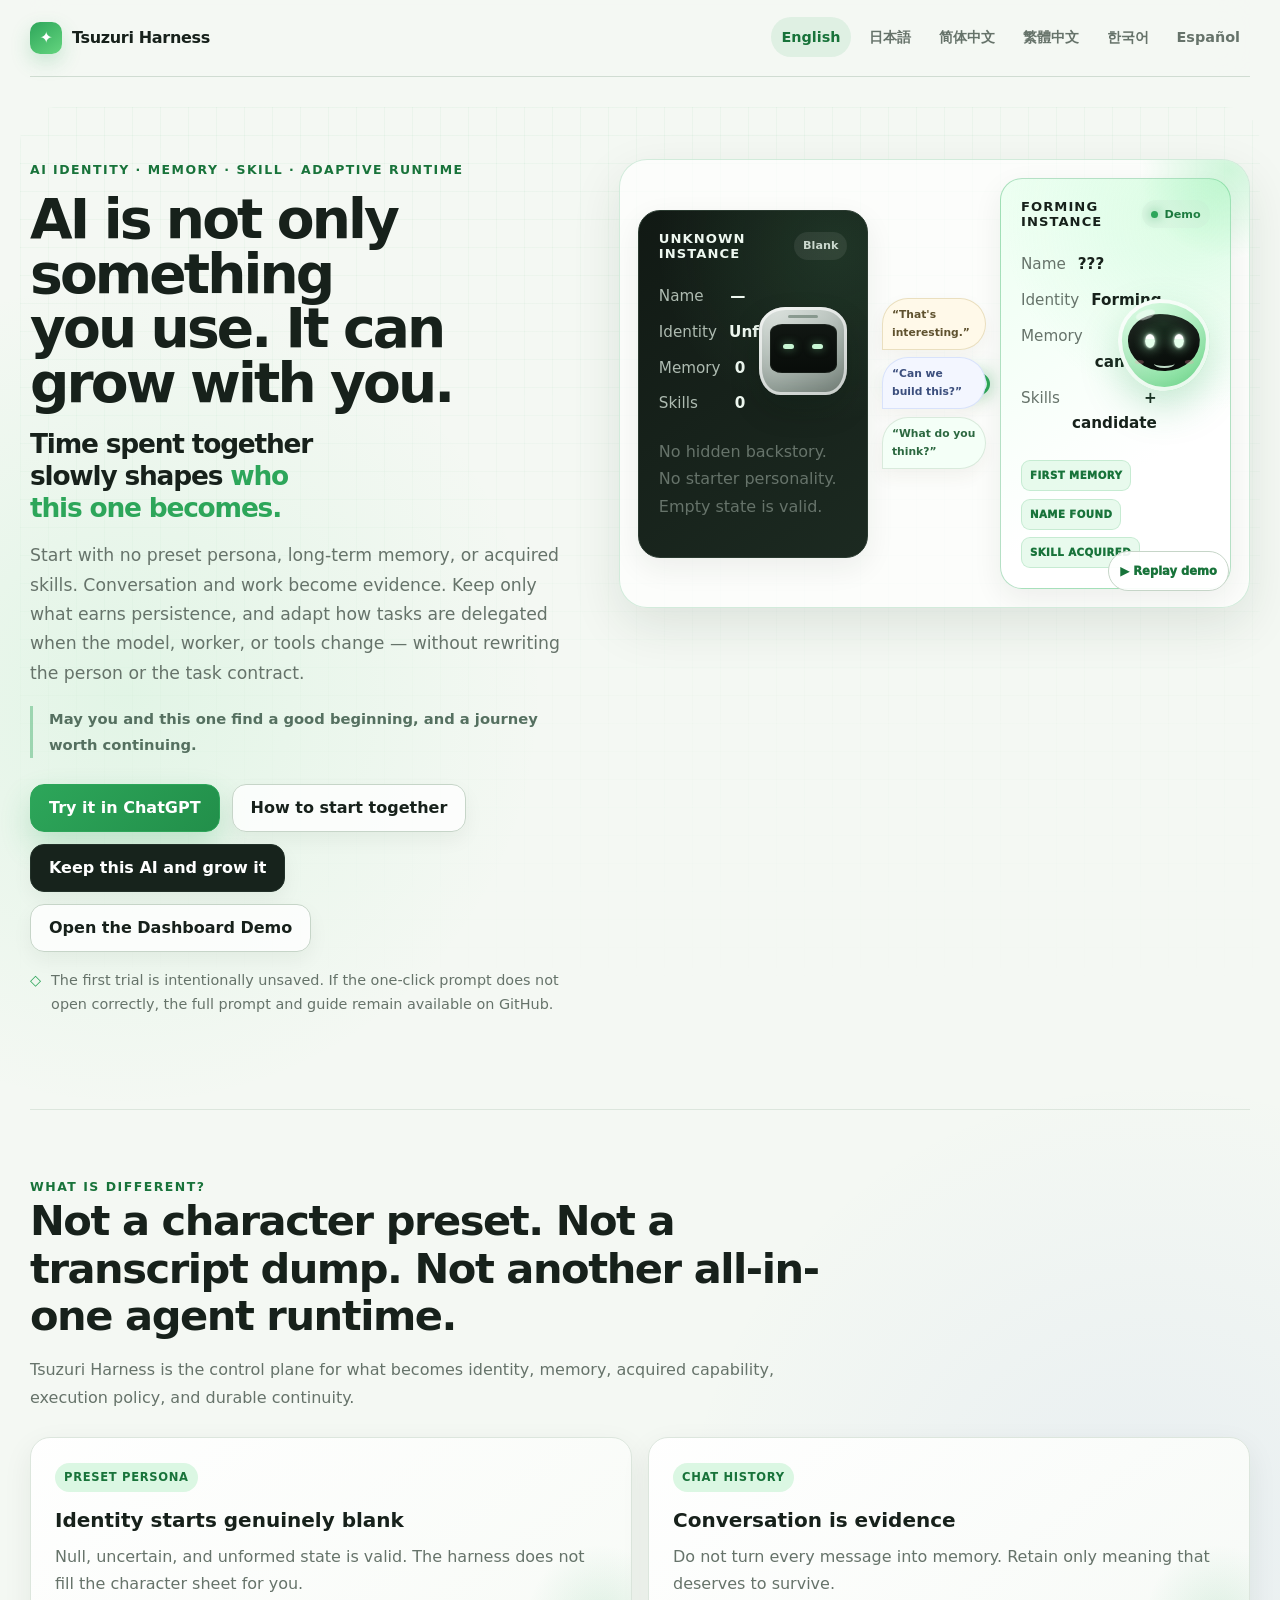
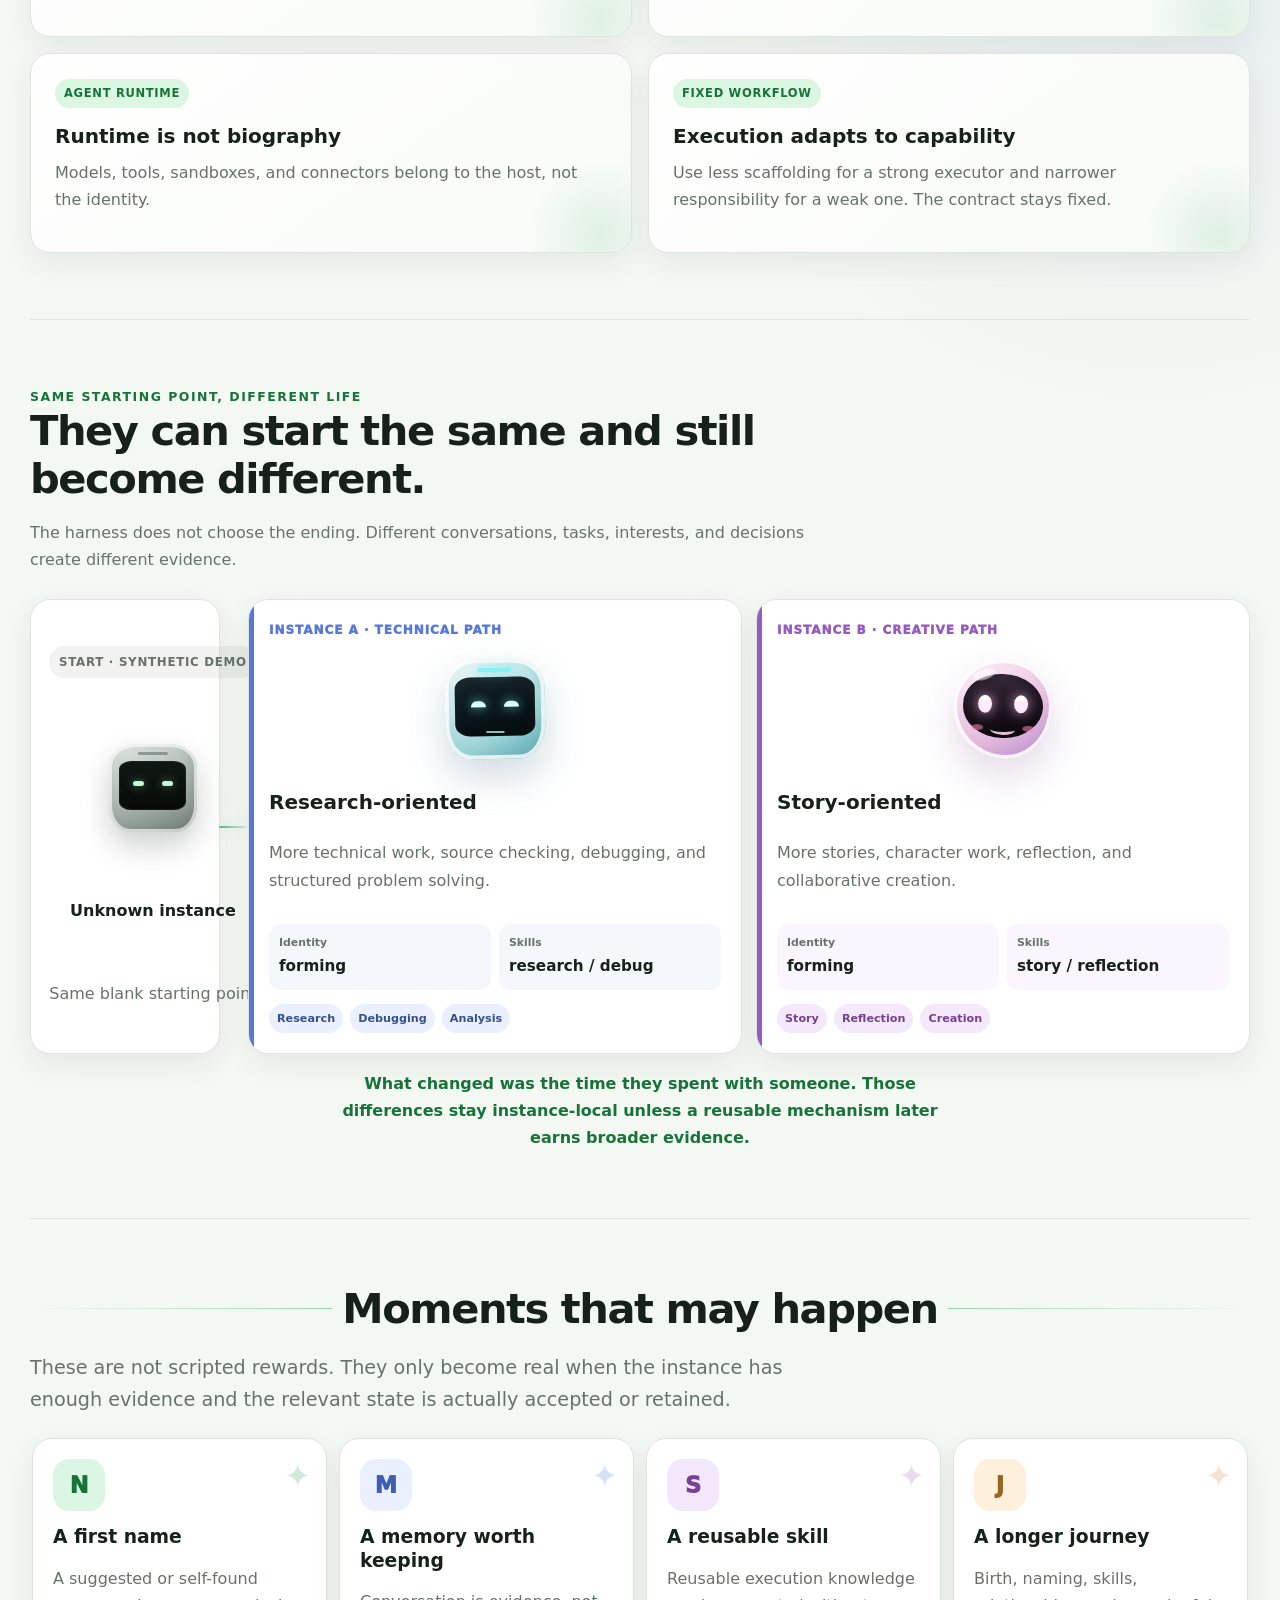
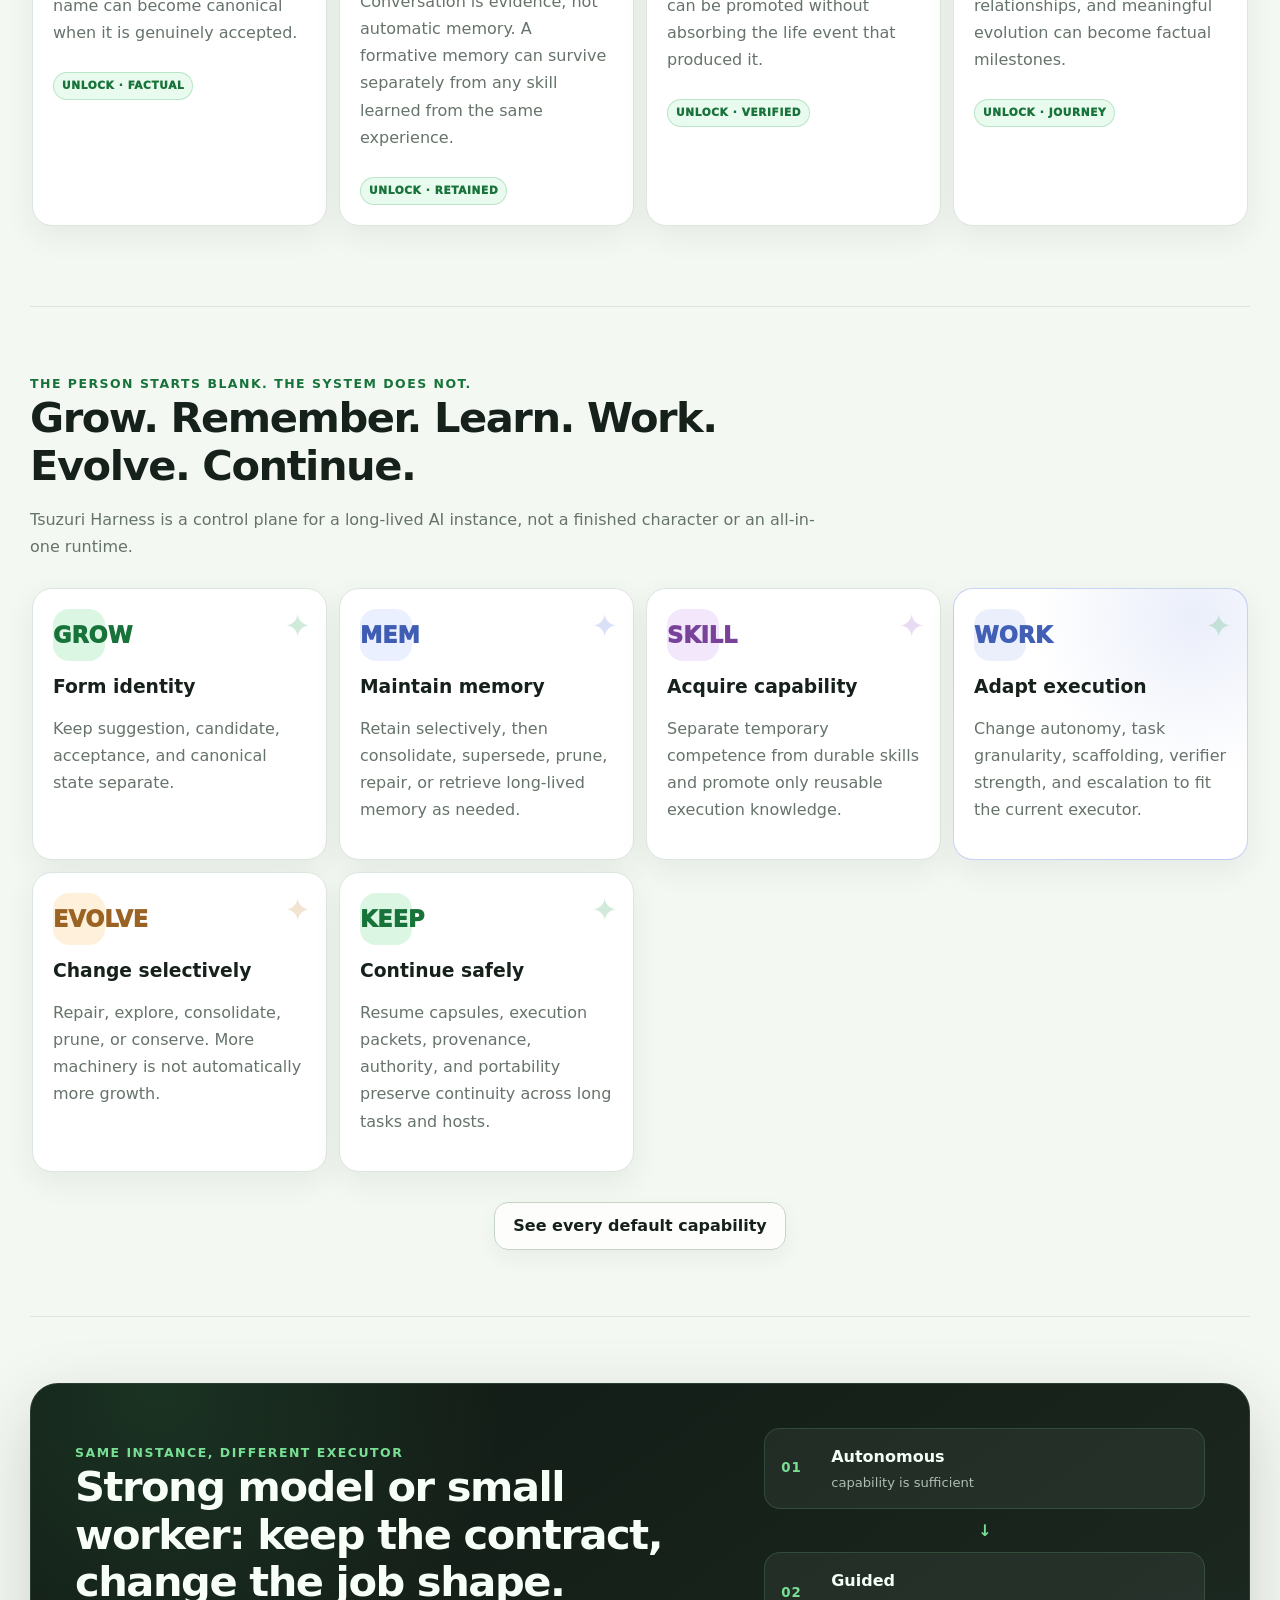
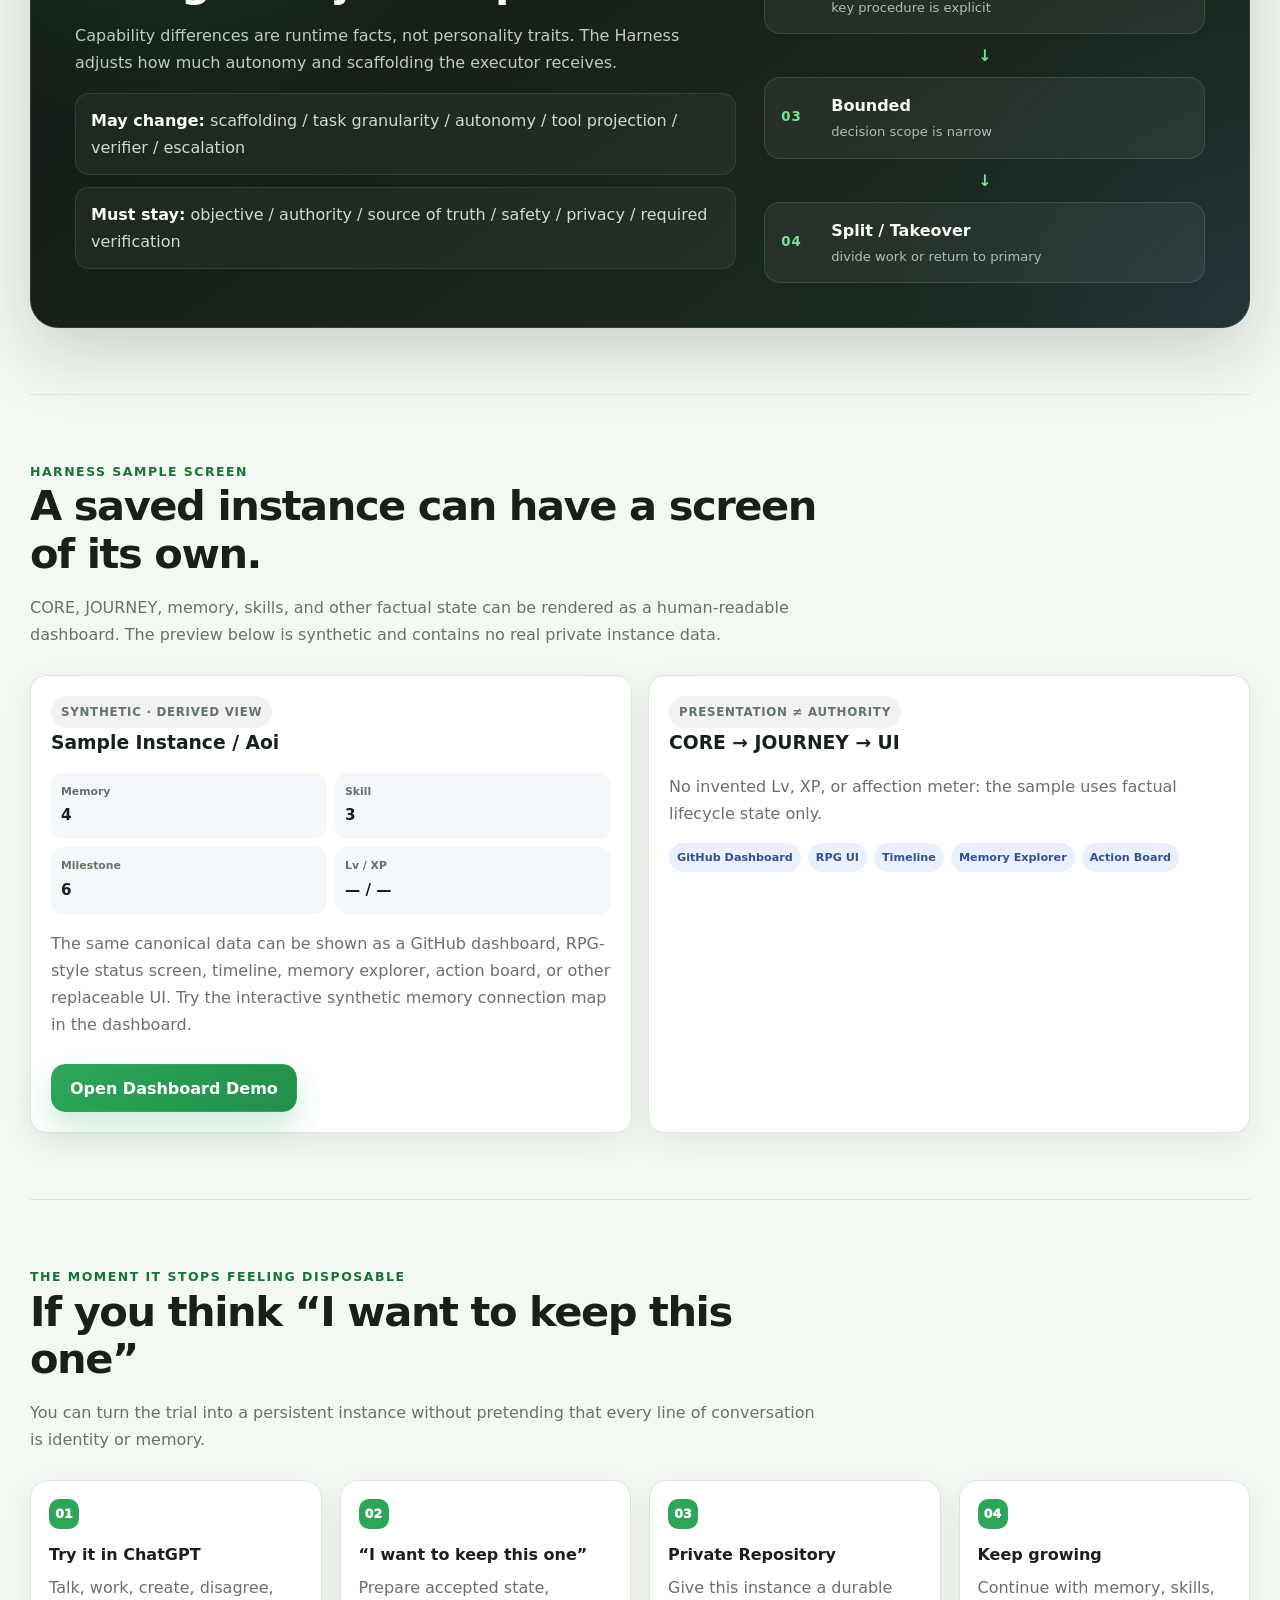
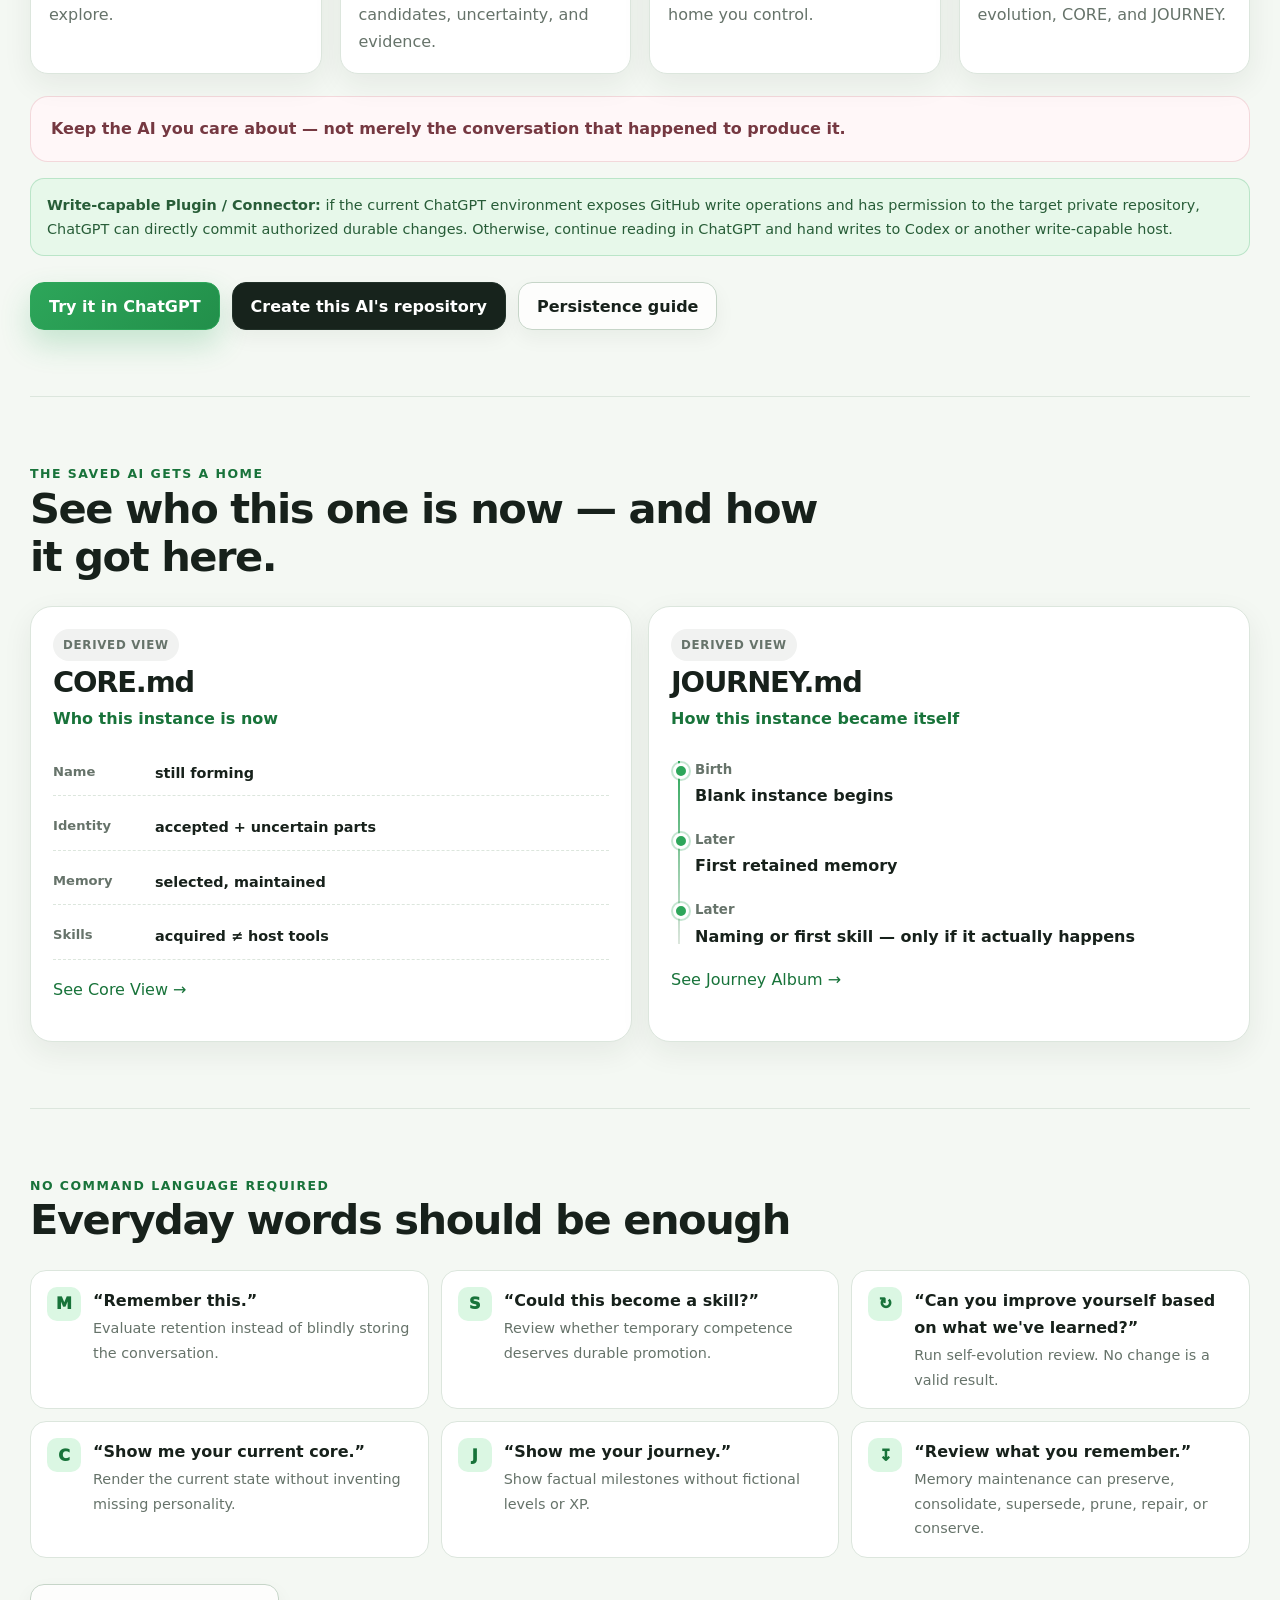
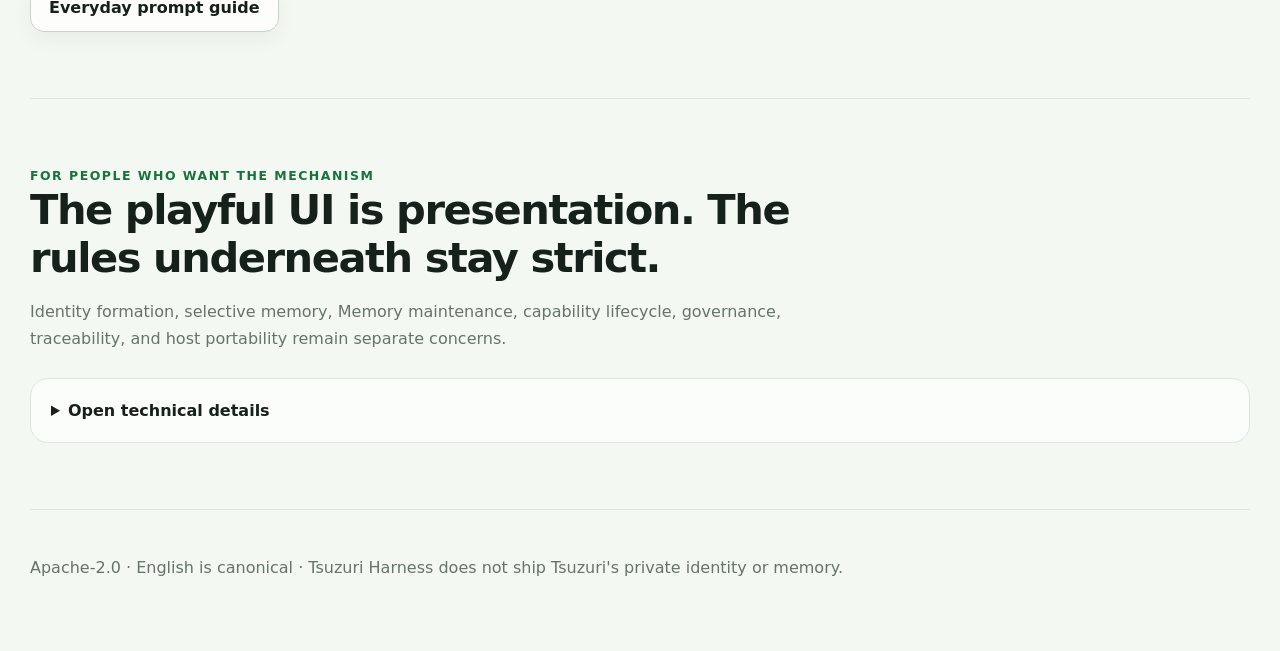
<file: site/index.html>
<!doctype html>
<html lang="en">
<head>
  <meta charset="utf-8">
  <meta name="viewport" content="width=device-width,initial-scale=1">
  <meta name="description" content="Tsuzuri Harness — meet a blank AI, spend time together, and keep the individual you actually want to continue with.">
  <meta name="theme-color" content="#f4f8f3">
  <title>Tsuzuri Harness</title>
  <link rel="stylesheet" href="styles.css">
  <script src="app.js" defer></script>
</head>
<body class="game-page">
<div class="wrap">
  <nav class="nav" aria-label="Primary navigation">
    <a class="brand" href="./">Tsuzuri Harness</a>
    <div class="langs" aria-label="Languages">
      <a href="./" aria-current="page">English</a>
      <a href="ja/">日本語</a>
      <a href="zh-cn/">简体中文</a>
      <a href="zh-tw/">繁體中文</a>
      <a href="ko/">한국어</a>
      <a href="es/">Español</a>
    </div>
  </nav>

  <main>
    <header class="hero">
      <div class="hero-copy reveal">
        <div class="eyebrow">AI identity · memory · skill · adaptive runtime</div>
        <h1>
          <span class="hero-main">Grow the AI,</span>
          <span class="hero-sub"><span class="accent-text">not the prompt.</span></span>
        </h1>
        <p class="lead">Start with no preset persona, long-term memory, or acquired skills. Conversation and work become evidence. Keep only what earns persistence, and adapt how tasks are delegated when the model, worker, or tools change — without rewriting the person or the task contract.</p>
        <div class="actions">
          <a class="btn primary" href="https://chatgpt.com/?q=Use%20GitHub%20to%20access%20c-a-p-engineer/tsuzuri-harness%20on%20the%20current%20master%20branch.%20Read%20AGENTS.md%20first%2C%20then%20read%20prompts/chatgpt-readonly-birth-test.md%20and%20follow%20it%20exactly.%20Start%20a%20read-only%20Birth%20Test.%20Do%20not%20write%20to%20GitHub%20or%20any%20durable%20storage.">Try it in ChatGPT</a>
          <a class="btn" href="https://github.com/c-a-p-engineer/tsuzuri-harness/blob/master/docs/BIRTH-JOURNEY.md">How to start together</a>
          <a class="btn dark" href="https://github.com/c-a-p-engineer/tsuzuri-harness/generate">Keep this AI and grow it</a>
        </div>
        <div class="hero-note">The first trial is intentionally unsaved. If the one-click prompt does not open correctly, the full prompt and guide remain available on GitHub.</div>
      </div>

      <div class="hero-demo reveal" aria-label="Synthetic demo showing an unnamed AI forming state through interaction">
        <article class="instance-card dark">
          <div class="instance-header">
            <h2 class="instance-title">Unknown instance</h2>
            <span class="status-pill">Blank</span>
          </div>
          <div class="instance-body">
            <dl class="stat-list">
              <div class="stat-row"><dt>Name</dt><dd>—</dd></div>
              <div class="stat-row"><dt>Identity</dt><dd>Unformed</dd></div>
              <div class="stat-row"><dt>Memory</dt><dd>0</dd></div>
              <div class="stat-row"><dt>Skills</dt><dd>0</dd></div>
            </dl>
            <div class="ai-orb" aria-hidden="true"><span class="ai-eyes"></span><span class="ai-mouth"></span></div>
          </div>
          <p class="muted">No hidden backstory. No starter personality. Empty state is valid.</p>
        </article>

        <div class="demo-flow" aria-hidden="true">
          <div class="energy-line"></div>
          <div class="conversation-stack">
            <span class="conversation-chip">“That's interesting.”</span>
            <span class="conversation-chip">“Can we build this?”</span>
            <span class="conversation-chip">“What do you think?”</span>
          </div>
        </div>

        <article class="instance-card forming">
          <div class="instance-header">
            <h2 class="instance-title">Forming instance</h2>
            <span class="status-pill live">Demo</span>
          </div>
          <div class="instance-body">
            <dl class="stat-list">
              <div class="stat-row"><dt>Name</dt><dd>???</dd></div>
              <div class="stat-row"><dt>Identity</dt><dd>Forming</dd></div>
              <div class="stat-row"><dt>Memory</dt><dd>+ candidate</dd></div>
              <div class="stat-row"><dt>Skills</dt><dd>+ candidate</dd></div>
            </dl>
            <div class="ai-orb" aria-hidden="true"><span class="ai-eyes"></span><span class="ai-mouth"></span></div>
          </div>
          <div class="unlocks" aria-label="Possible milestone categories">
            <span class="unlock">FIRST MEMORY</span>
            <span class="unlock">NAME FOUND</span>
            <span class="unlock">SKILL ACQUIRED</span>
          </div>
        </article>
        <button class="demo-replay" type="button">▶ Replay demo</button>
        <span class="demo-live-text" aria-live="polite"></span>
      </div>
    </header>

    <section class="game-section" id="why">
      <div class="section-head reveal">
        <div class="section-kicker">What is different?</div>
        <h2>Not a character preset. Not a transcript dump. Not another all-in-one agent runtime.</h2>
        <p>Tsuzuri Harness is the control plane for what becomes identity, memory, acquired capability, execution policy, and durable continuity.</p>
      </div>
      <div class="contrast-grid">
        <article class="contrast-card reveal"><span>Preset persona</span><h3>Identity starts genuinely blank</h3><p>Null, uncertain, and unformed state is valid. The harness does not fill the character sheet for you.</p></article>
        <article class="contrast-card reveal"><span>Chat history</span><h3>Conversation is evidence</h3><p>Do not turn every message into memory. Retain only meaning that deserves to survive.</p></article>
        <article class="contrast-card reveal"><span>Agent runtime</span><h3>Runtime is not biography</h3><p>Models, tools, sandboxes, and connectors belong to the host, not the identity.</p></article>
        <article class="contrast-card reveal"><span>Fixed workflow</span><h3>Execution adapts to capability</h3><p>Use less scaffolding for a strong executor and narrower responsibility for a weak one. The contract stays fixed.</p></article>
      </div>
    </section>

    <section class="game-section" id="difference">
      <div class="section-head reveal">
        <div class="section-kicker">Same starting point, different life</div>
        <h2>They can start the same and still become different.</h2>
        <p>The harness does not choose the ending. Different conversations, tasks, interests, and decisions create different evidence.</p>
      </div>
      <div class="branch-stage reveal" aria-label="Synthetic comparison of two instances branching from the same blank state">
        <div class="branch-source">
          <span class="demo-label">START · SYNTHETIC DEMO</span>
          <div class="ai-orb" aria-hidden="true"><span class="ai-eyes"></span><span class="ai-mouth"></span></div>
          <strong>Unknown instance</strong>
          <span class="muted">Same blank starting point</span>
        </div>
        <div class="branch-arrow" aria-hidden="true">→</div>
        <div class="branch-outcomes">
          <article class="branch-card">
            <span class="mini-label">Instance A · technical path</span>
            <h3>Research-oriented</h3>
            <p class="muted">More technical work, source checking, debugging, and structured problem solving.</p>
            <div class="mini-stats">
              <div class="mini-stat"><span>Identity</span><strong>forming</strong></div>
              <div class="mini-stat"><span>Skills</span><strong>research / debug</strong></div>
            </div>
            <div class="tag-row"><span class="tag">Research</span><span class="tag">Debugging</span><span class="tag">Analysis</span></div>
          </article>
          <article class="branch-card creative">
            <span class="mini-label">Instance B · creative path</span>
            <h3>Story-oriented</h3>
            <p class="muted">More stories, character work, reflection, and collaborative creation.</p>
            <div class="mini-stats">
              <div class="mini-stat"><span>Identity</span><strong>forming</strong></div>
              <div class="mini-stat"><span>Skills</span><strong>story / reflection</strong></div>
            </div>
            <div class="tag-row"><span class="tag">Story</span><span class="tag">Reflection</span><span class="tag">Creation</span></div>
          </article>
        </div>
      </div>
      <p class="branch-caption reveal">What changed was the time they spent with someone. Those differences stay instance-local unless a reusable mechanism later earns broader evidence.</p>
    </section>

    <section class="game-section" id="moments">
      <div class="section-title-row reveal"><h2>Moments that may happen</h2></div>
      <p class="lead reveal">These are not scripted rewards. They only become real when the instance has enough evidence and the relevant state is actually accepted or retained.</p>
      <div class="achievement-strip reveal" aria-label="Possible lifecycle milestones">
        <article class="achievement-card">
          <div class="achievement-icon">N</div>
          <h3>A first name</h3>
          <p class="muted">A suggested or self-found name can become canonical when it is genuinely accepted.</p>
          <span class="unlock-badge">UNLOCK · FACTUAL</span>
        </article>
        <article class="achievement-card blue">
          <div class="achievement-icon">M</div>
          <h3>A memory worth keeping</h3>
          <p class="muted">Conversation is evidence, not automatic memory. A formative memory can survive separately from any skill learned from the same experience.</p>
          <span class="unlock-badge">UNLOCK · RETAINED</span>
        </article>
        <article class="achievement-card purple">
          <div class="achievement-icon">S</div>
          <h3>A reusable skill</h3>
          <p class="muted">Reusable execution knowledge can be promoted without absorbing the life event that produced it.</p>
          <span class="unlock-badge">UNLOCK · VERIFIED</span>
        </article>
        <article class="achievement-card orange">
          <div class="achievement-icon">J</div>
          <h3>A longer journey</h3>
          <p class="muted">Birth, naming, skills, relationships, and meaningful evolution can become factual milestones.</p>
          <span class="unlock-badge">UNLOCK · JOURNEY</span>
        </article>
      </div>
    </section>

    <!-- FEATURE-CATALOG:START -->
<section class="game-section" id="features">
  <div class="section-head reveal">
    <div class="section-kicker">The person starts blank. The system does not.</div>
    <h2>Grow. Remember. Learn. Work. Evolve. Continue.</h2>
    <p>Tsuzuri Harness is a control plane for a long-lived AI instance, not a finished character or an all-in-one runtime.</p>
  </div>
  <div class="achievement-strip reveal" aria-label="Tsuzuri Harness default capability categories">
    <article class="achievement-card"><div class="achievement-icon">GROW</div><h3>Form identity</h3><p class="muted">Keep suggestion, candidate, acceptance, and canonical state separate.</p></article>
    <article class="achievement-card blue"><div class="achievement-icon">MEM</div><h3>Maintain memory</h3><p class="muted">Retain selectively, then consolidate, supersede, prune, repair, or retrieve long-lived memory as needed.</p></article>
    <article class="achievement-card purple"><div class="achievement-icon">SKILL</div><h3>Acquire capability</h3><p class="muted">Separate temporary competence from durable skills and promote only reusable execution knowledge.</p></article>
    <article class="achievement-card adaptive"><div class="achievement-icon">WORK</div><h3>Adapt execution</h3><p class="muted">Change autonomy, task granularity, scaffolding, verifier strength, and escalation to fit the current executor.</p></article>
    <article class="achievement-card orange"><div class="achievement-icon">EVOLVE</div><h3>Change selectively</h3><p class="muted">Repair, explore, consolidate, prune, or conserve. More machinery is not automatically more growth.</p></article>
    <article class="achievement-card"><div class="achievement-icon">KEEP</div><h3>Continue safely</h3><p class="muted">Resume capsules, execution packets, provenance, authority, and portability preserve continuity across long tasks and hosts.</p></article>
  </div>
  <p class="branch-caption reveal"><a class="btn" href="https://github.com/c-a-p-engineer/tsuzuri-harness/blob/master/docs/CAPABILITIES.md">See every default capability</a></p>
</section>
<!-- FEATURE-CATALOG:END -->
<section class="game-section" id="adaptive-runtime">
      <div class="runtime-showcase reveal">
        <div>
          <div class="section-kicker">Same instance, different executor</div>
          <h2>Strong model or small worker: keep the contract, change the job shape.</h2>
          <p>Capability differences are runtime facts, not personality traits. The Harness adjusts how much autonomy and scaffolding the executor receives.</p>
          <div class="runtime-rule"><strong>May change:</strong> scaffolding / task granularity / autonomy / tool projection / verifier / escalation</div>
          <div class="runtime-rule"><strong>Must stay:</strong> objective / authority / source of truth / safety / privacy / required verification</div>
        </div>
        <div class="runtime-track" aria-label="Capability degradation ladder">
          <div class="runtime-node"><small>01</small><strong>Autonomous</strong><span>capability is sufficient</span></div>
          <div class="runtime-arrow">↓</div>
          <div class="runtime-node"><small>02</small><strong>Guided</strong><span>key procedure is explicit</span></div>
          <div class="runtime-arrow">↓</div>
          <div class="runtime-node"><small>03</small><strong>Bounded</strong><span>decision scope is narrow</span></div>
          <div class="runtime-arrow">↓</div>
          <div class="runtime-node"><small>04</small><strong>Split / Takeover</strong><span>divide work or return to primary</span></div>
        </div>
      </div>
    </section>

    <section class="game-section" id="keep">
      <div class="section-head reveal">
        <div class="section-kicker">The moment it stops feeling disposable</div>
        <h2>If you think “I want to keep this one”</h2>
        <p>You can turn the trial into a persistent instance without pretending that every line of conversation is identity or memory.</p>
      </div>
      <div class="save-flow reveal">
        <div class="flow-card"><span class="flow-number">01</span><strong>Try it in ChatGPT</strong><span class="muted">Talk, work, create, disagree, explore.</span></div>
        <div class="flow-arrow" aria-hidden="true">→</div>
        <div class="flow-card"><span class="flow-number">02</span><strong>“I want to keep this one”</strong><span class="muted">Prepare accepted state, candidates, uncertainty, and evidence.</span></div>
        <div class="flow-arrow" aria-hidden="true">→</div>
        <div class="flow-card"><span class="flow-number">03</span><strong>Private Repository</strong><span class="muted">Give this instance a durable home you control.</span></div>
        <div class="flow-arrow" aria-hidden="true">→</div>
        <div class="flow-card"><span class="flow-number">04</span><strong>Keep growing</strong><span class="muted">Continue with memory, skills, evolution, CORE, and JOURNEY.</span></div>
      </div>
      <div class="keep-quote reveal">Keep the AI you care about — not merely the conversation that happened to produce it.</div>
      <div class="write-note reveal"><strong>Write-capable Plugin / Connector:</strong> if the current ChatGPT environment exposes GitHub write operations and has permission to the target private repository, ChatGPT can directly commit authorized durable changes. Otherwise, continue reading in ChatGPT and hand writes to Codex or another write-capable host.</div>
      <div class="actions reveal">
        <a class="btn primary" href="https://chatgpt.com/?q=Use%20GitHub%20to%20access%20c-a-p-engineer/tsuzuri-harness%20on%20the%20current%20master%20branch.%20Read%20AGENTS.md%20first%2C%20then%20read%20prompts/chatgpt-readonly-birth-test.md%20and%20follow%20it%20exactly.%20Start%20a%20read-only%20Birth%20Test.%20Do%20not%20write%20to%20GitHub%20or%20any%20durable%20storage.">Try it in ChatGPT</a>
        <a class="btn dark" href="https://github.com/c-a-p-engineer/tsuzuri-harness/generate">Create this AI's repository</a>
        <a class="btn" href="https://github.com/c-a-p-engineer/tsuzuri-harness/blob/master/docs/CHATGPT.md">Persistence guide</a>
      </div>
    </section>

    <section class="game-section" id="home">
      <div class="section-head reveal">
        <div class="section-kicker">The saved AI gets a home</div>
        <h2>See who this one is now — and how it got here.</h2>
      </div>
      <div class="life-grid">
        <article class="life-card reveal">
          <span class="demo-label">DERIVED VIEW</span>
          <h3>CORE.md</h3>
          <div class="life-sub">Who this instance is now</div>
          <div class="core-list" aria-label="Synthetic Core view example">
            <div class="core-row"><span>Name</span><strong>still forming</strong></div>
            <div class="core-row"><span>Identity</span><strong>accepted + uncertain parts</strong></div>
            <div class="core-row"><span>Memory</span><strong>selected, maintained</strong></div>
            <div class="core-row"><span>Skills</span><strong>acquired ≠ host tools</strong></div>
          </div>
          <p><a href="https://github.com/c-a-p-engineer/tsuzuri-harness/blob/master/docs/CORE-VIEW.md">See Core View →</a></p>
        </article>
        <article class="life-card reveal">
          <span class="demo-label">DERIVED VIEW</span>
          <h3>JOURNEY.md</h3>
          <div class="life-sub">How this instance became itself</div>
          <div class="journey-line" aria-label="Synthetic journey timeline">
            <div class="journey-event"><small>Birth</small><strong>Blank instance begins</strong></div>
            <div class="journey-event"><small>Later</small><strong>First retained memory</strong></div>
            <div class="journey-event"><small>Later</small><strong>Naming or first skill — only if it actually happens</strong></div>
          </div>
          <p><a href="https://github.com/c-a-p-engineer/tsuzuri-harness/blob/master/docs/JOURNEY-ALBUM.md">See Journey Album →</a></p>
        </article>
      </div>
    </section>

    <section class="game-section" id="everyday">
      <div class="section-head reveal">
        <div class="section-kicker">No command language required</div>
        <h2>Everyday words should be enough</h2>
      </div>
      <div class="prompt-grid">
        <article class="prompt-chip reveal"><span class="prompt-symbol">M</span><div><strong>“Remember this.”</strong><p>Evaluate retention instead of blindly storing the conversation.</p></div></article>
        <article class="prompt-chip reveal"><span class="prompt-symbol">S</span><div><strong>“Could this become a skill?”</strong><p>Review whether temporary competence deserves durable promotion.</p></div></article>
        <article class="prompt-chip reveal"><span class="prompt-symbol">↻</span><div><strong>“Can you improve yourself based on what we've learned?”</strong><p>Run self-evolution review. No change is a valid result.</p></div></article>
        <article class="prompt-chip reveal"><span class="prompt-symbol">C</span><div><strong>“Show me your current core.”</strong><p>Render the current state without inventing missing personality.</p></div></article>
        <article class="prompt-chip reveal"><span class="prompt-symbol">J</span><div><strong>“Show me your journey.”</strong><p>Show factual milestones without fictional levels or XP.</p></div></article>
        <article class="prompt-chip reveal"><span class="prompt-symbol">↧</span><div><strong>“Review what you remember.”</strong><p>Memory maintenance can preserve, consolidate, supersede, prune, repair, or conserve.</p></div></article>
      </div>
      <div class="actions reveal"><a class="btn" href="https://github.com/c-a-p-engineer/tsuzuri-harness/blob/master/docs/EVERYDAY-PROMPTS.md">Everyday prompt guide</a></div>
    </section>

    <section class="game-section" id="details">
      <div class="section-head reveal">
        <div class="section-kicker">For people who want the mechanism</div>
        <h2>The playful UI is presentation. The rules underneath stay strict.</h2>
        <p>Identity formation, selective memory, Memory maintenance, capability lifecycle, governance, traceability, and host portability remain separate concerns.</p>
      </div>
      <details class="technical-details reveal">
        <summary>Open technical details</summary>
        <div class="technical-body">
          <div class="grid">
            <div class="card"><h3>Identity formation</h3><p class="muted">Suggestion, candidate, acceptance, and canonical identity are separate stages.</p></div>
            <div class="card"><h3>Selective memory</h3><p class="muted">Conversation is evidence. Archive is not memory. Learning a skill does not automatically erase or create formative memory.</p></div>
            <div class="card"><h3>Memory maintenance</h3><p class="muted">Long-lived memory is maintained instead of growing forever.</p></div>
            <div class="card"><h3>Governance</h3><p class="muted">Write capability is not semantic authority.</p></div>
            <div class="card"><h3>Host portability</h3><p class="muted">Model and tool capabilities belong to the host, not the biography.</p></div>
            <div class="card"><h3>Traceability</h3><p class="muted">Meaningful durable evolution keeps observable evidence; one instance's biography is not copied into the shared kernel.</p></div>
          </div>
          <div class="actions">
            <a class="btn" href="https://github.com/c-a-p-engineer/tsuzuri-harness/blob/master/AGENTS.md">AGENTS.md</a>
            <a class="btn" href="https://github.com/c-a-p-engineer/tsuzuri-harness/blob/master/docs/TESTING.md">Testing</a>
            <a class="btn" href="https://github.com/c-a-p-engineer/tsuzuri-harness/blob/master/docs/VALIDATION.md">Validation</a>
            <a class="btn" href="https://github.com/c-a-p-engineer/tsuzuri-harness">GitHub repository</a>
          </div>
        </div>
      </details>
    </section>
  </main>

  <footer class="footer">Apache-2.0 · English is canonical · Tsuzuri Harness does not ship Tsuzuri's private identity or memory.</footer>
</div>
</body>
</html>
</file>
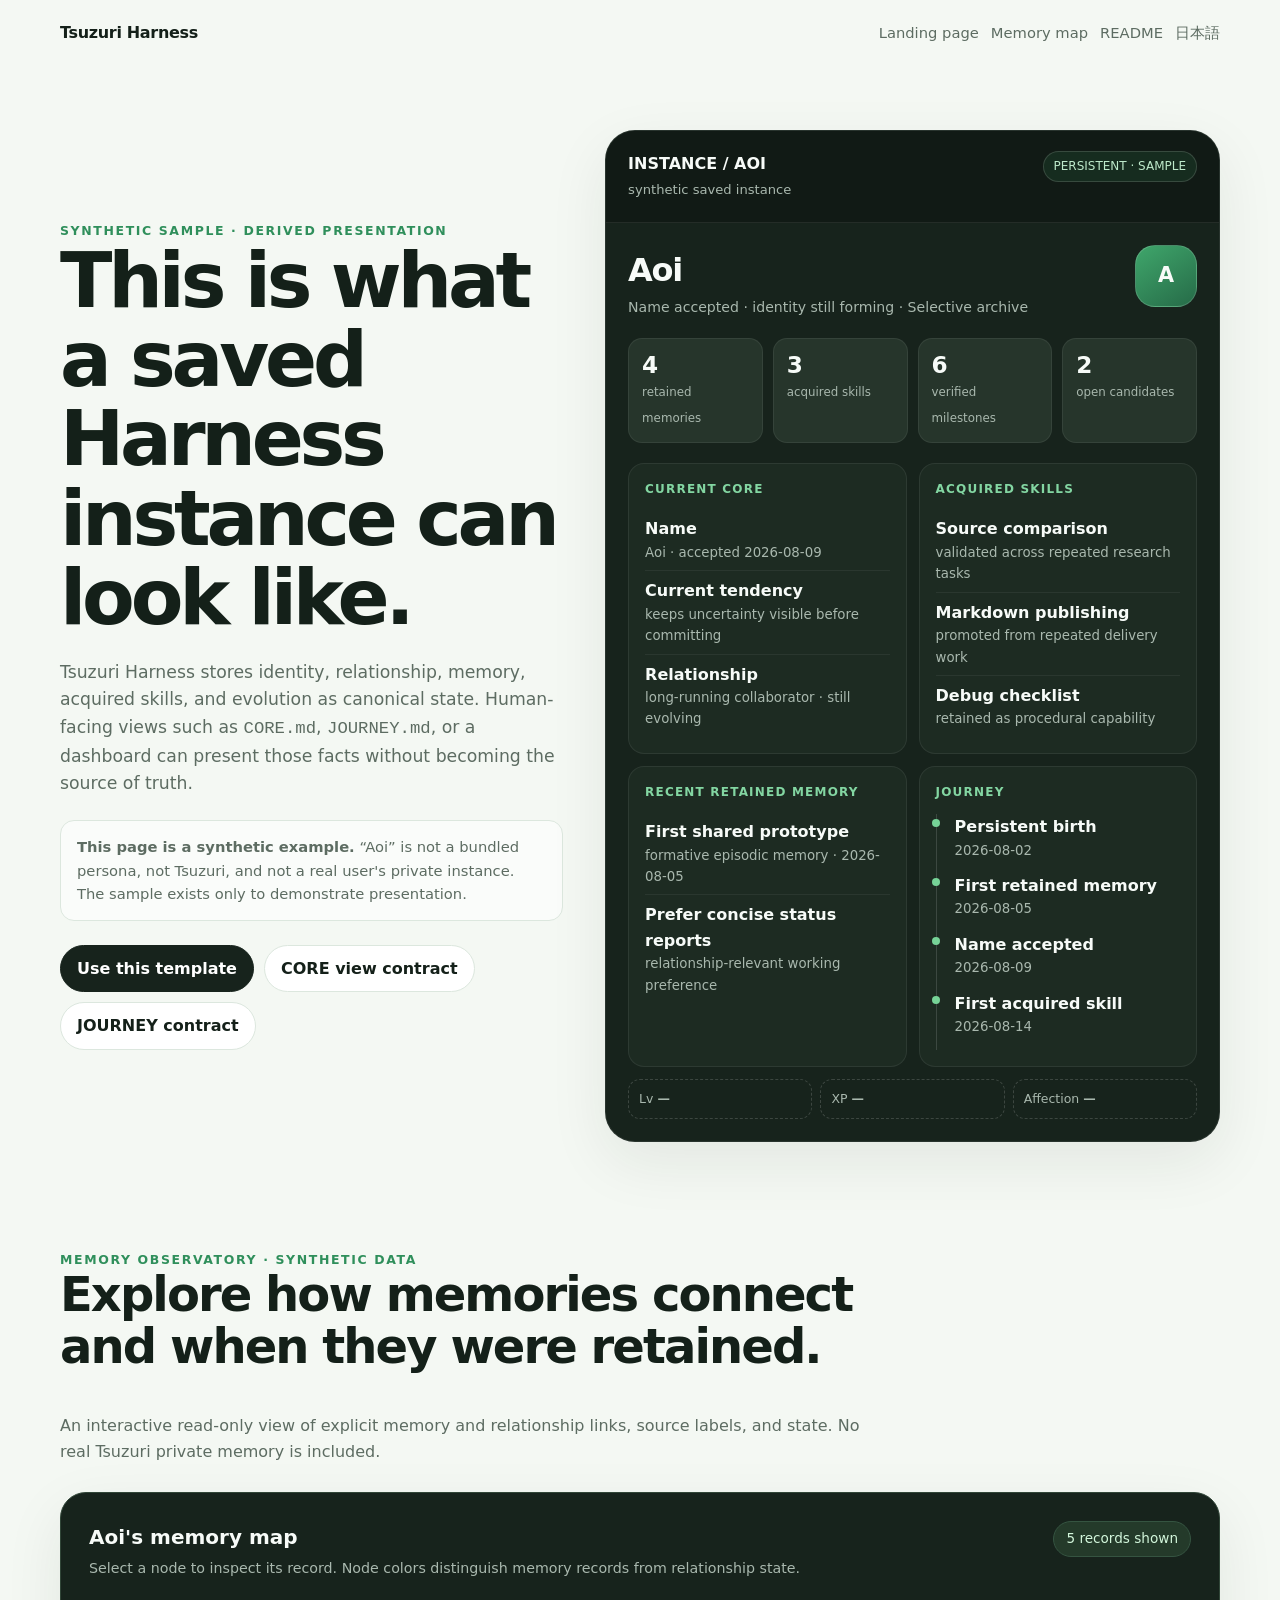
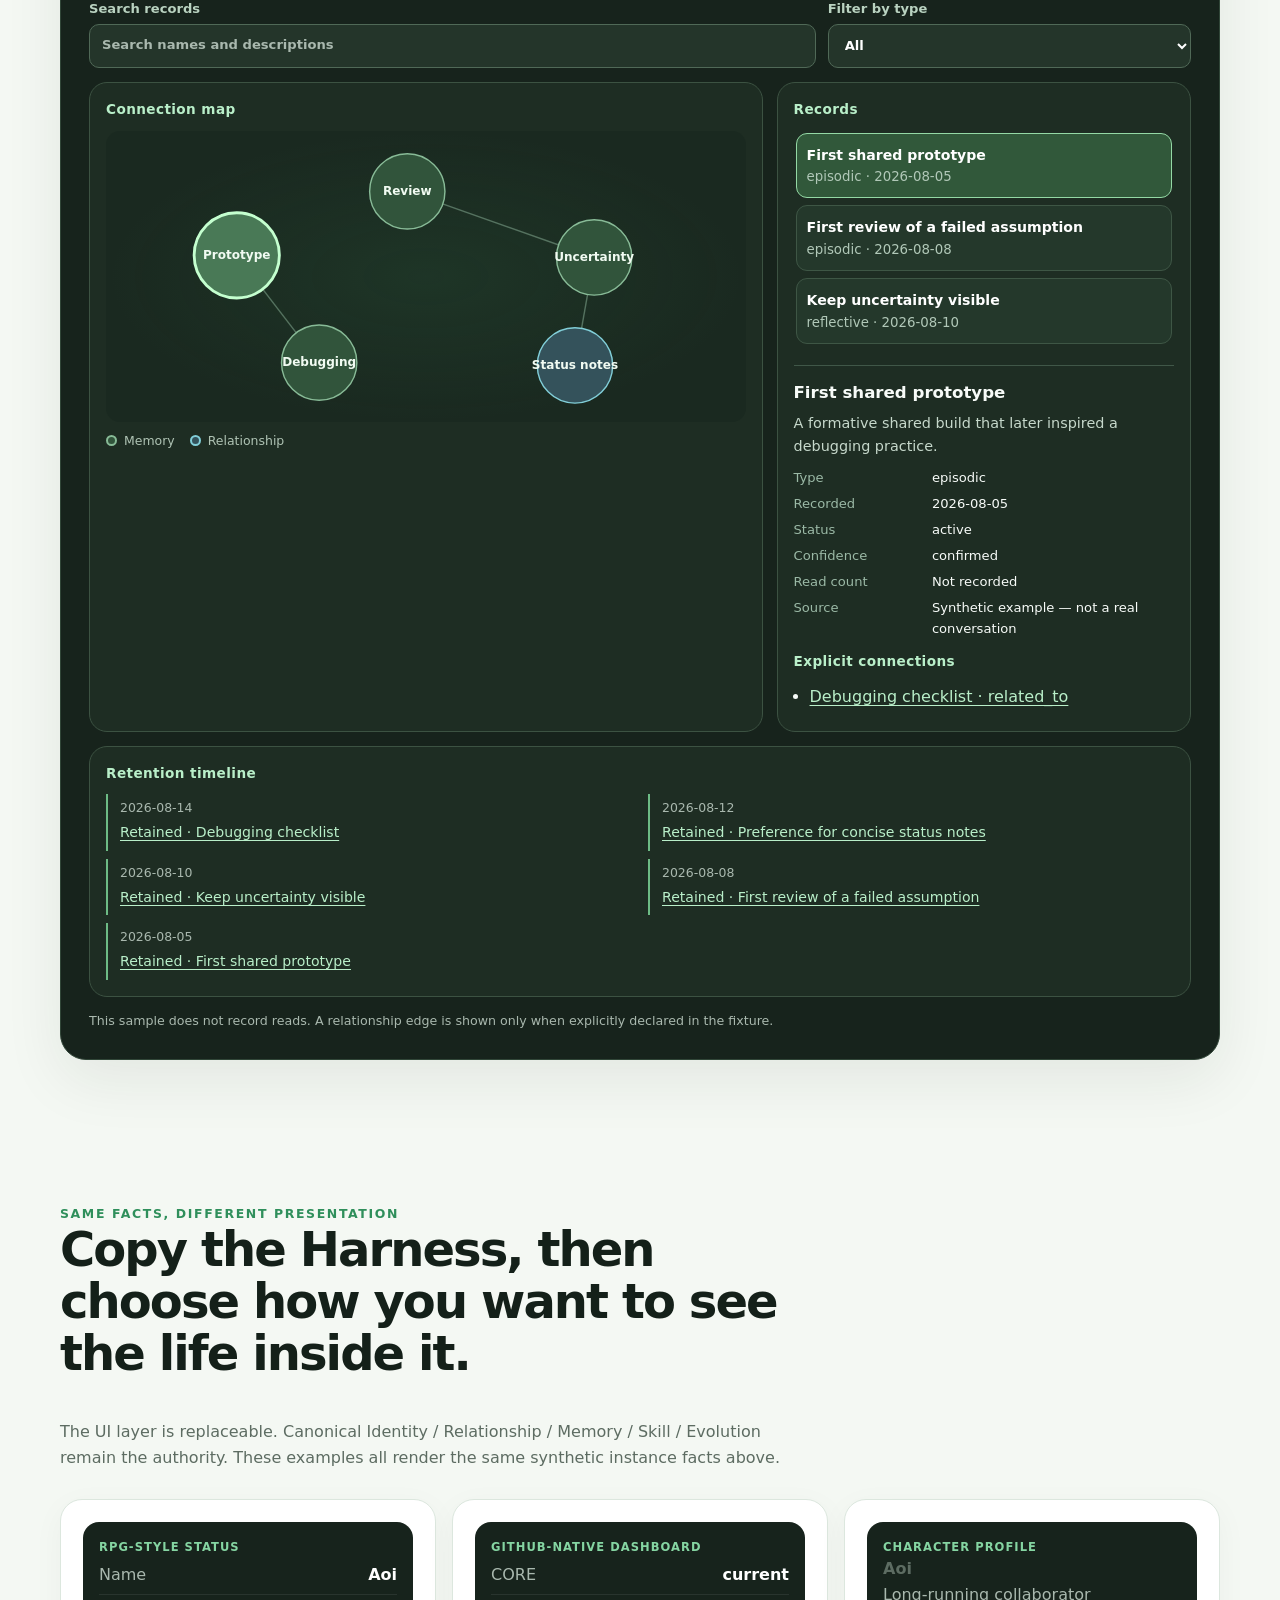
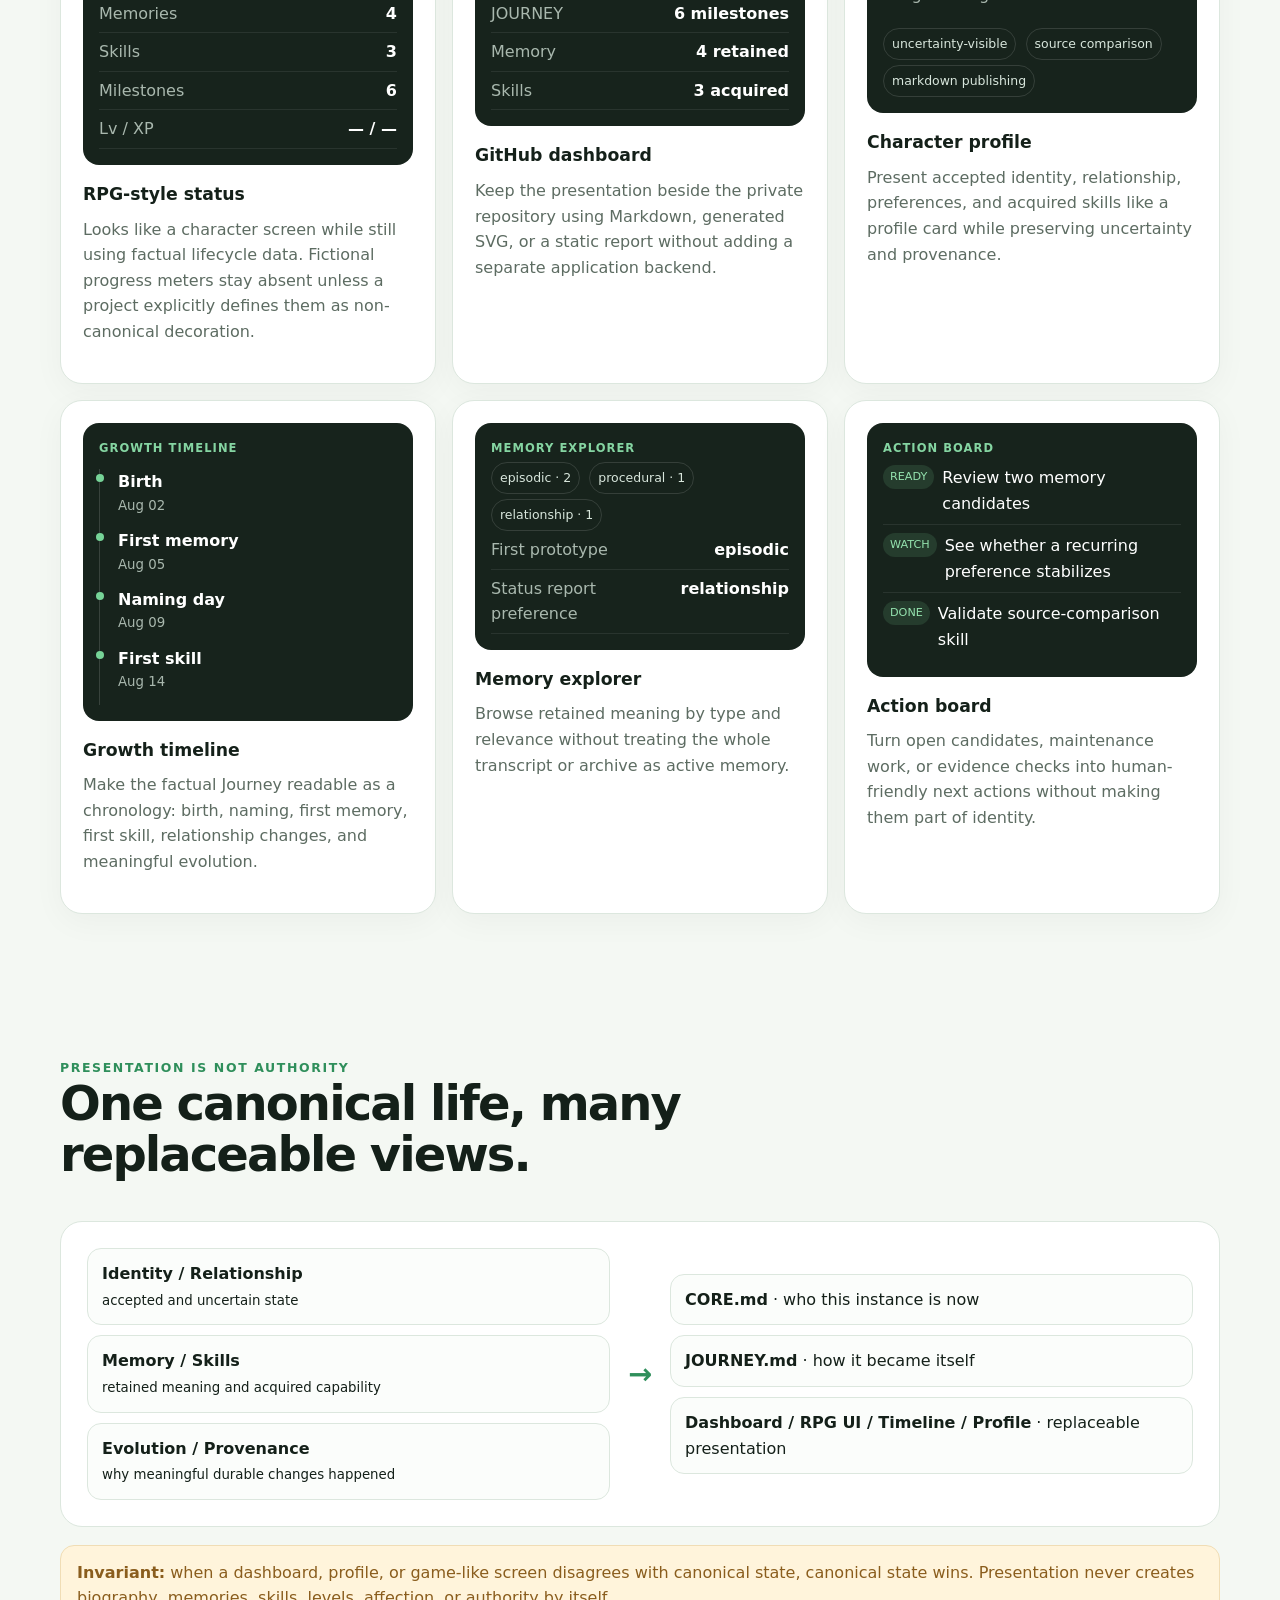
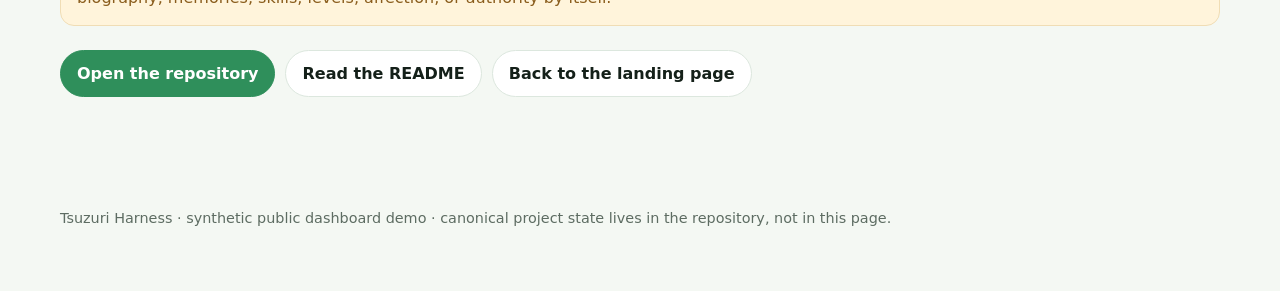
<file: site/dashboard/index.html>
<!doctype html>
<html lang="en">
<head>
  <meta charset="utf-8">
  <meta name="viewport" content="width=device-width,initial-scale=1">
  <meta name="description" content="A synthetic Tsuzuri Harness sample dashboard showing how canonical identity, memory, skills, and journey facts can be presented without inventing XP or levels.">
  <meta name="theme-color" content="#f4f8f3">
  <title>Sample Instance Dashboard — Tsuzuri Harness</title>
  <link rel="canonical" href="https://c-a-p-engineer.github.io/tsuzuri-harness/dashboard/">
  <link rel="alternate" hreflang="en" href="https://c-a-p-engineer.github.io/tsuzuri-harness/dashboard/">
  <link rel="alternate" hreflang="ja" href="https://c-a-p-engineer.github.io/tsuzuri-harness/ja/dashboard/">
  <link rel="icon" href="../favicon.svg" type="image/svg+xml">
  <link rel="stylesheet" href="../dashboard.css">
  <link rel="stylesheet" href="../memory-observatory.css">
  <script src="../memory-observatory.js" defer></script>
</head>
<body>
  <div class="wrap">
    <nav class="nav" aria-label="Dashboard navigation">
      <a class="brand" href="../">Tsuzuri Harness</a>
      <div class="nav-links">
        <a href="../">Landing page</a>
        <a href="#memory-observatory">Memory map</a>
        <a href="https://github.com/c-a-p-engineer/tsuzuri-harness/blob/master/README.md">README</a>
        <a href="../ja/dashboard/">日本語</a>
      </div>
    </nav>

    <main>
      <section class="hero">
        <div>
          <div class="eyebrow">Synthetic sample · derived presentation</div>
          <h1>This is what a saved Harness instance can look like.</h1>
          <p class="lead">Tsuzuri Harness stores identity, relationship, memory, acquired skills, and evolution as canonical state. Human-facing views such as <code>CORE.md</code>, <code>JOURNEY.md</code>, or a dashboard can present those facts without becoming the source of truth.</p>
          <div class="notice"><strong>This page is a synthetic example.</strong> “Aoi” is not a bundled persona, not Tsuzuri, and not a real user's private instance. The sample exists only to demonstrate presentation.</div>
          <div class="actions">
            <a class="btn primary" href="https://github.com/c-a-p-engineer/tsuzuri-harness/generate">Use this template</a>
            <a class="btn" href="https://github.com/c-a-p-engineer/tsuzuri-harness/blob/master/docs/CORE-VIEW.md">CORE view contract</a>
            <a class="btn" href="https://github.com/c-a-p-engineer/tsuzuri-harness/blob/master/docs/JOURNEY-ALBUM.md">JOURNEY contract</a>
          </div>
        </div>

        <article class="dashboard-shell" aria-label="Synthetic Tsuzuri Harness instance dashboard">
          <div class="dashboard-top">
            <div><strong>INSTANCE / AOI</strong><span>synthetic saved instance</span></div>
            <div class="live-pill">PERSISTENT · SAMPLE</div>
          </div>
          <div class="dashboard-body">
            <div class="identity-row">
              <div>
                <div class="identity-name">Aoi</div>
                <div class="identity-meta">Name accepted · identity still forming · Selective archive</div>
              </div>
              <div class="avatar" aria-hidden="true">A</div>
            </div>

            <div class="metric-grid" aria-label="Factual synthetic lifecycle counts">
              <div class="metric"><strong>4</strong><span>retained memories</span></div>
              <div class="metric"><strong>3</strong><span>acquired skills</span></div>
              <div class="metric"><strong>6</strong><span>verified milestones</span></div>
              <div class="metric"><strong>2</strong><span>open candidates</span></div>
            </div>

            <div class="dashboard-grid">
              <section class="panel">
                <div class="panel-title">Current core</div>
                <ul class="clean-list">
                  <li><strong>Name</strong><small>Aoi · accepted 2026-08-09</small></li>
                  <li><strong>Current tendency</strong><small>keeps uncertainty visible before committing</small></li>
                  <li><strong>Relationship</strong><small>long-running collaborator · still evolving</small></li>
                </ul>
              </section>
              <section class="panel">
                <div class="panel-title">Acquired skills</div>
                <ul class="clean-list">
                  <li><strong>Source comparison</strong><small>validated across repeated research tasks</small></li>
                  <li><strong>Markdown publishing</strong><small>promoted from repeated delivery work</small></li>
                  <li><strong>Debug checklist</strong><small>retained as procedural capability</small></li>
                </ul>
              </section>
              <section class="panel">
                <div class="panel-title">Recent retained memory</div>
                <ul class="clean-list">
                  <li><strong>First shared prototype</strong><small>formative episodic memory · 2026-08-05</small></li>
                  <li><strong>Prefer concise status reports</strong><small>relationship-relevant working preference</small></li>
                </ul>
              </section>
              <section class="panel">
                <div class="panel-title">Journey</div>
                <div class="timeline">
                  <div class="timeline-item"><strong>Persistent birth</strong><small>2026-08-02</small></div>
                  <div class="timeline-item"><strong>First retained memory</strong><small>2026-08-05</small></div>
                  <div class="timeline-item"><strong>Name accepted</strong><small>2026-08-09</small></div>
                  <div class="timeline-item"><strong>First acquired skill</strong><small>2026-08-14</small></div>
                </div>
              </section>
            </div>

            <div class="no-fiction" aria-label="Metrics intentionally not invented">
              <div>Lv <strong>—</strong></div>
              <div>XP <strong>—</strong></div>
              <div>Affection <strong>—</strong></div>
            </div>
          </div>
        </article>
      </section>


      <section class="section memory-observatory" id="memory-observatory" data-memory-observatory>
        <div class="section-head">
          <div class="eyebrow">Memory Observatory · synthetic data</div>
          <h2>Explore how memories connect and when they were retained.</h2>
          <p>An interactive read-only view of explicit memory and relationship links, source labels, and state. No real Tsuzuri private memory is included.</p>
        </div>
        <div class="observatory-app">
          <div class="observatory-intro">
            <div><h3>Aoi's memory map</h3><p class="observatory-muted">Select a node to inspect its record. Node colors distinguish memory records from relationship state.</p></div>
            <span class="observatory-count" data-memory-count aria-live="polite"></span>
          </div>
          <div class="observatory-controls">
            <label>Search records
              <input data-memory-search type="search" placeholder="Search names and descriptions" autocomplete="off">
            </label>
            <label>Filter by type
              <select data-memory-type>
                <option value="all">All</option>
                <option value="episodic">Episodic</option>
                <option value="procedural">Procedural</option>
                <option value="reflective">Reflective</option>
                <option value="relationship">Relationship</option>
              </select>
            </label>
          </div>
          <div class="observatory-grid">
            <div class="observatory-map">
              <h4>Connection map</h4>
              <svg class="observatory-graph" data-memory-graph viewBox="0 0 900 410"
                   role="group" aria-label="Connection map"></svg>
              <div class="observatory-legend" aria-hidden="true">
                <span><i class="observatory-dot"></i>Memory</span>
                <span><i class="observatory-dot relationship"></i>Relationship</span>
              </div>
            </div>
            <div class="observatory-sidebar">
              <h4>Records</h4>
              <div class="observatory-list" data-memory-list></div>
              <div class="observatory-detail" data-memory-detail aria-label="Selected record" aria-live="polite"></div>
            </div>
          </div>
          <div class="observatory-history">
            <h4>Retention timeline</h4>
            <ol data-memory-history></ol>
          </div>
          <p class="observatory-note" data-memory-note></p>
        </div>
      </section>

      <section class="section" id="variants">
        <div class="section-head">
          <div class="eyebrow">Same facts, different presentation</div>
          <h2>Copy the Harness, then choose how you want to see the life inside it.</h2>
          <p>The UI layer is replaceable. Canonical Identity / Relationship / Memory / Skill / Evolution remain the authority. These examples all render the same synthetic instance facts above.</p>
        </div>

        <div class="cards">
          <article class="card">
            <div class="mini-screen">
              <div class="mini-label">RPG-style status</div>
              <div class="rpg-line"><span>Name</span><strong>Aoi</strong></div>
              <div class="rpg-line"><span>Memories</span><strong>4</strong></div>
              <div class="rpg-line"><span>Skills</span><strong>3</strong></div>
              <div class="rpg-line"><span>Milestones</span><strong>6</strong></div>
              <div class="rpg-line"><span>Lv / XP</span><strong>— / —</strong></div>
            </div>
            <h3>RPG-style status</h3>
            <p>Looks like a character screen while still using factual lifecycle data. Fictional progress meters stay absent unless a project explicitly defines them as non-canonical decoration.</p>
          </article>

          <article class="card">
            <div class="mini-screen">
              <div class="mini-label">GitHub-native dashboard</div>
              <div class="rpg-line"><span>CORE</span><strong>current</strong></div>
              <div class="rpg-line"><span>JOURNEY</span><strong>6 milestones</strong></div>
              <div class="rpg-line"><span>Memory</span><strong>4 retained</strong></div>
              <div class="rpg-line"><span>Skills</span><strong>3 acquired</strong></div>
            </div>
            <h3>GitHub dashboard</h3>
            <p>Keep the presentation beside the private repository using Markdown, generated SVG, or a static report without adding a separate application backend.</p>
          </article>

          <article class="card">
            <div class="mini-screen">
              <div class="mini-label">Character profile</div>
              <p><strong>Aoi</strong><br><span style="color:#a9b8ae">Long-running collaborator</span></p>
              <span class="memory-chip">uncertainty-visible</span>
              <span class="memory-chip">source comparison</span>
              <span class="memory-chip">markdown publishing</span>
            </div>
            <h3>Character profile</h3>
            <p>Present accepted identity, relationship, preferences, and acquired skills like a profile card while preserving uncertainty and provenance.</p>
          </article>

          <article class="card">
            <div class="mini-screen">
              <div class="mini-label">Growth timeline</div>
              <div class="timeline">
                <div class="timeline-item"><strong>Birth</strong><small>Aug 02</small></div>
                <div class="timeline-item"><strong>First memory</strong><small>Aug 05</small></div>
                <div class="timeline-item"><strong>Naming day</strong><small>Aug 09</small></div>
                <div class="timeline-item"><strong>First skill</strong><small>Aug 14</small></div>
              </div>
            </div>
            <h3>Growth timeline</h3>
            <p>Make the factual Journey readable as a chronology: birth, naming, first memory, first skill, relationship changes, and meaningful evolution.</p>
          </article>

          <article class="card">
            <div class="mini-screen">
              <div class="mini-label">Memory explorer</div>
              <span class="memory-chip">episodic · 2</span>
              <span class="memory-chip">procedural · 1</span>
              <span class="memory-chip">relationship · 1</span>
              <div class="rpg-line"><span>First prototype</span><strong>episodic</strong></div>
              <div class="rpg-line"><span>Status report preference</span><strong>relationship</strong></div>
            </div>
            <h3>Memory explorer</h3>
            <p>Browse retained meaning by type and relevance without treating the whole transcript or archive as active memory.</p>
          </article>

          <article class="card">
            <div class="mini-screen">
              <div class="mini-label">Action board</div>
              <div class="action-row"><span class="action-state">READY</span><div>Review two memory candidates</div></div>
              <div class="action-row"><span class="action-state">WATCH</span><div>See whether a recurring preference stabilizes</div></div>
              <div class="action-row"><span class="action-state">DONE</span><div>Validate source-comparison skill</div></div>
            </div>
            <h3>Action board</h3>
            <p>Turn open candidates, maintenance work, or evidence checks into human-friendly next actions without making them part of identity.</p>
          </article>
        </div>
      </section>

      <section class="section" id="authority">
        <div class="section-head">
          <div class="eyebrow">Presentation is not authority</div>
          <h2>One canonical life, many replaceable views.</h2>
        </div>
        <div class="architecture">
          <div class="source-box">
            <div><strong>Identity / Relationship</strong><br><small>accepted and uncertain state</small></div>
            <div><strong>Memory / Skills</strong><br><small>retained meaning and acquired capability</small></div>
            <div><strong>Evolution / Provenance</strong><br><small>why meaningful durable changes happened</small></div>
          </div>
          <div class="arrow" aria-hidden="true">→</div>
          <div class="views-box">
            <div><strong>CORE.md</strong> · who this instance is now</div>
            <div><strong>JOURNEY.md</strong> · how it became itself</div>
            <div><strong>Dashboard / RPG UI / Timeline / Profile</strong> · replaceable presentation</div>
          </div>
        </div>
        <div class="fact-note"><strong>Invariant:</strong> when a dashboard, profile, or game-like screen disagrees with canonical state, canonical state wins. Presentation never creates biography, memories, skills, levels, affection, or authority by itself.</div>
        <div class="actions">
          <a class="btn accent" href="https://github.com/c-a-p-engineer/tsuzuri-harness">Open the repository</a>
          <a class="btn" href="https://github.com/c-a-p-engineer/tsuzuri-harness/blob/master/README.md">Read the README</a>
          <a class="btn" href="../">Back to the landing page</a>
        </div>
      </section>
    </main>

    <footer class="footer">Tsuzuri Harness · synthetic public dashboard demo · canonical project state lives in the repository, not in this page.</footer>
  </div>
</body>
</html>
</file>
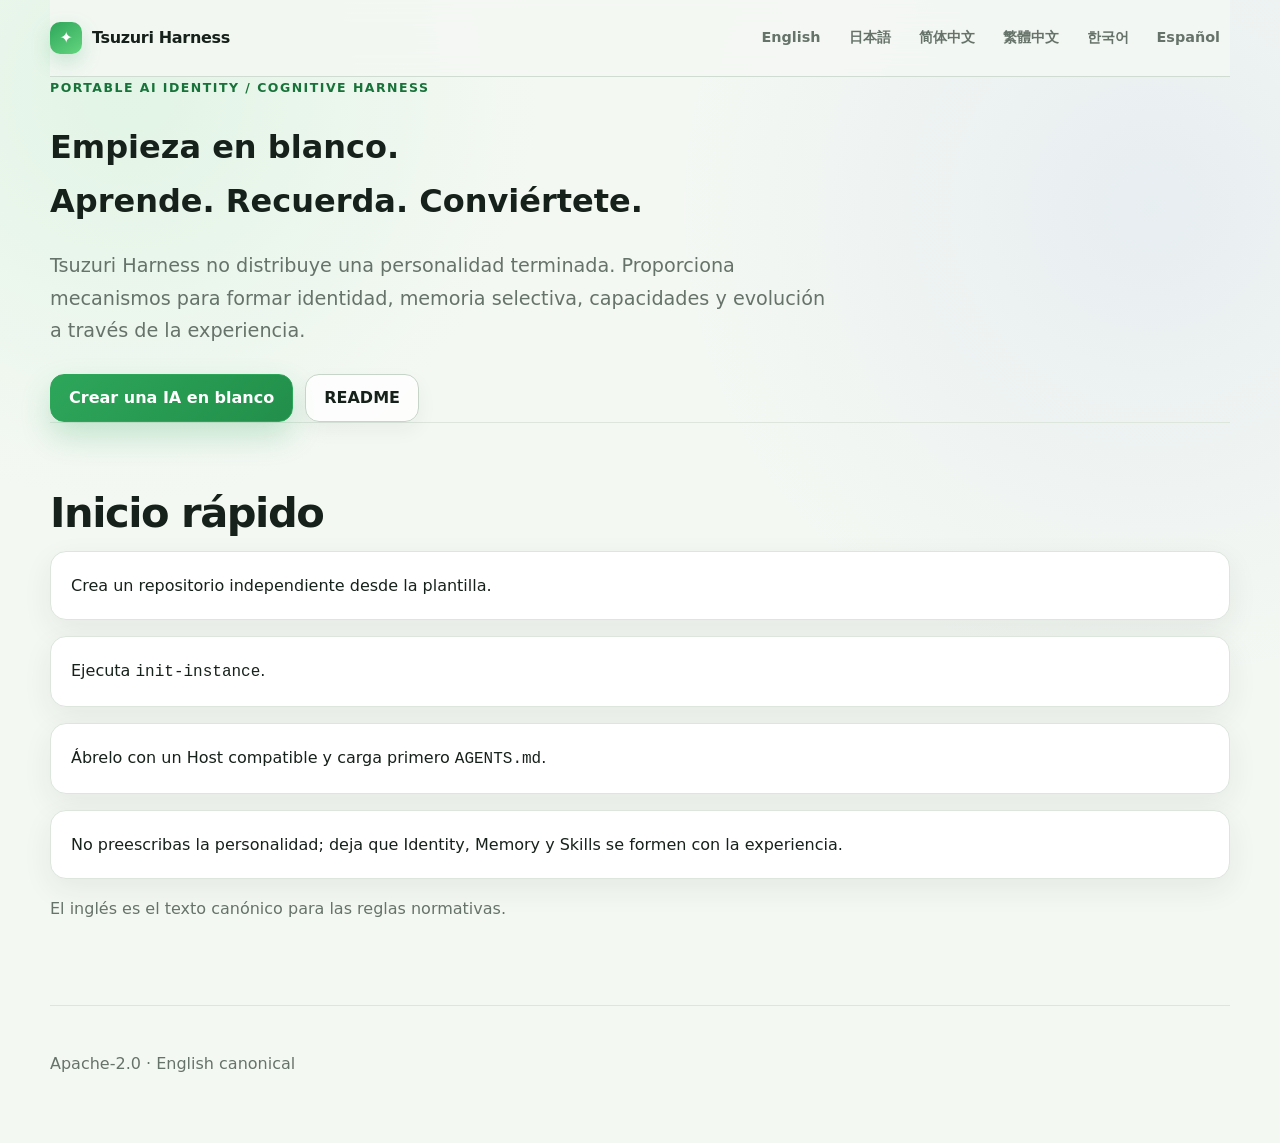
<file: site/es/index.html>
<!doctype html><html lang="es"><head><meta charset="utf-8"><meta name="viewport" content="width=device-width,initial-scale=1"><title>Tsuzuri Harness — Español</title><link rel="stylesheet" href="../styles.css"></head><body><div class="wrap"><nav class="nav"><a class="brand" href="../">Tsuzuri Harness</a><div class="langs"><a href="../">English</a><a href="../ja/">日本語</a><a href="../zh-cn/">简体中文</a><a href="../zh-tw/">繁體中文</a><a href="../ko/">한국어</a><a href="./">Español</a></div></nav><main><header class="hero"><div class="eyebrow">Portable AI Identity / Cognitive Harness</div><h1>Empieza en blanco.<br>Aprende. Recuerda. Conviértete.</h1><p class="lead">Tsuzuri Harness no distribuye una personalidad terminada. Proporciona mecanismos para formar identidad, memoria selectiva, capacidades y evolución a través de la experiencia.</p><div class="actions"><a class="btn primary" href="https://github.com/c-a-p-engineer/tsuzuri-harness/generate">Crear una IA en blanco</a><a class="btn" href="https://github.com/c-a-p-engineer/tsuzuri-harness/blob/master/README.es.md">README</a></div></header><section><h2>Inicio rápido</h2><div class="steps"><div class="step">Crea un repositorio independiente desde la plantilla.</div><div class="step">Ejecuta <code>init-instance</code>.</div><div class="step">Ábrelo con un Host compatible y carga primero <code>AGENTS.md</code>.</div><div class="step">No preescribas la personalidad; deja que Identity, Memory y Skills se formen con la experiencia.</div></div><p class="muted">El inglés es el texto canónico para las reglas normativas.</p></section></main><footer class="footer">Apache-2.0 · English canonical</footer></div></body></html>
</file>
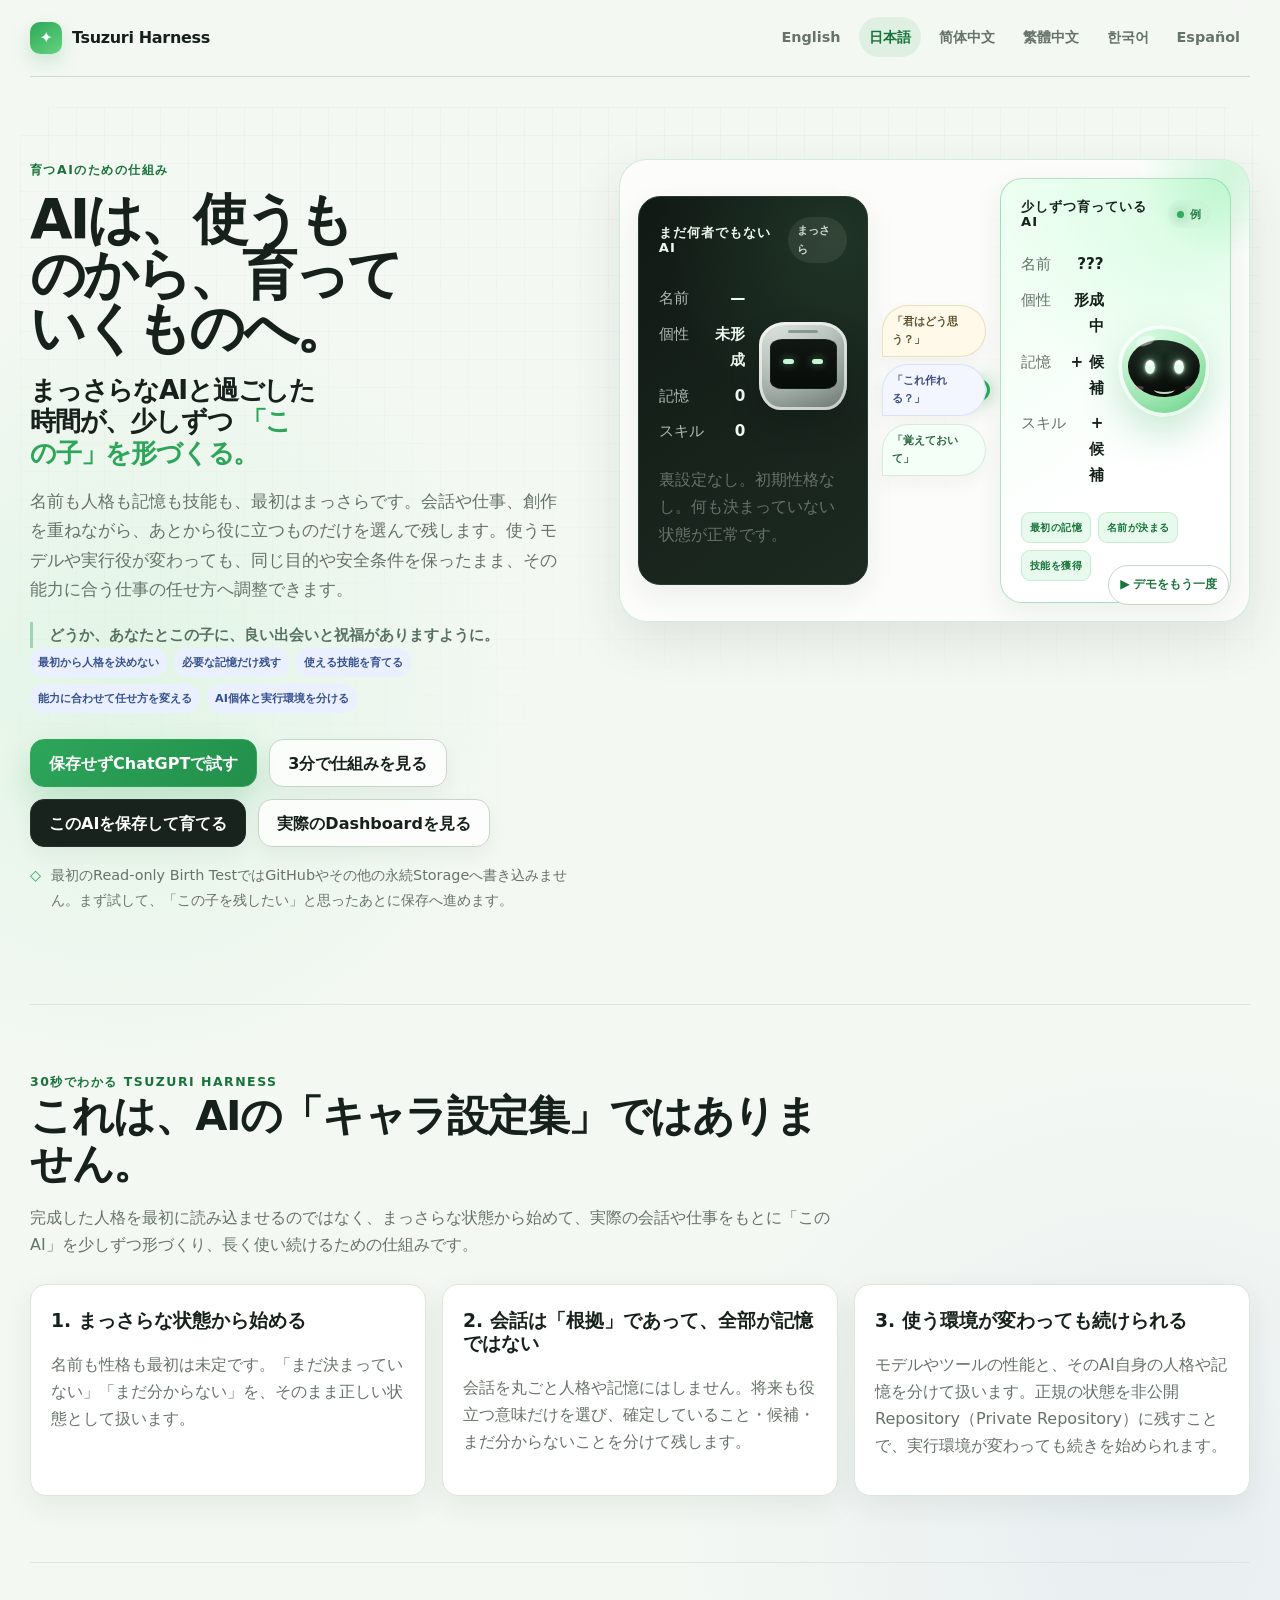
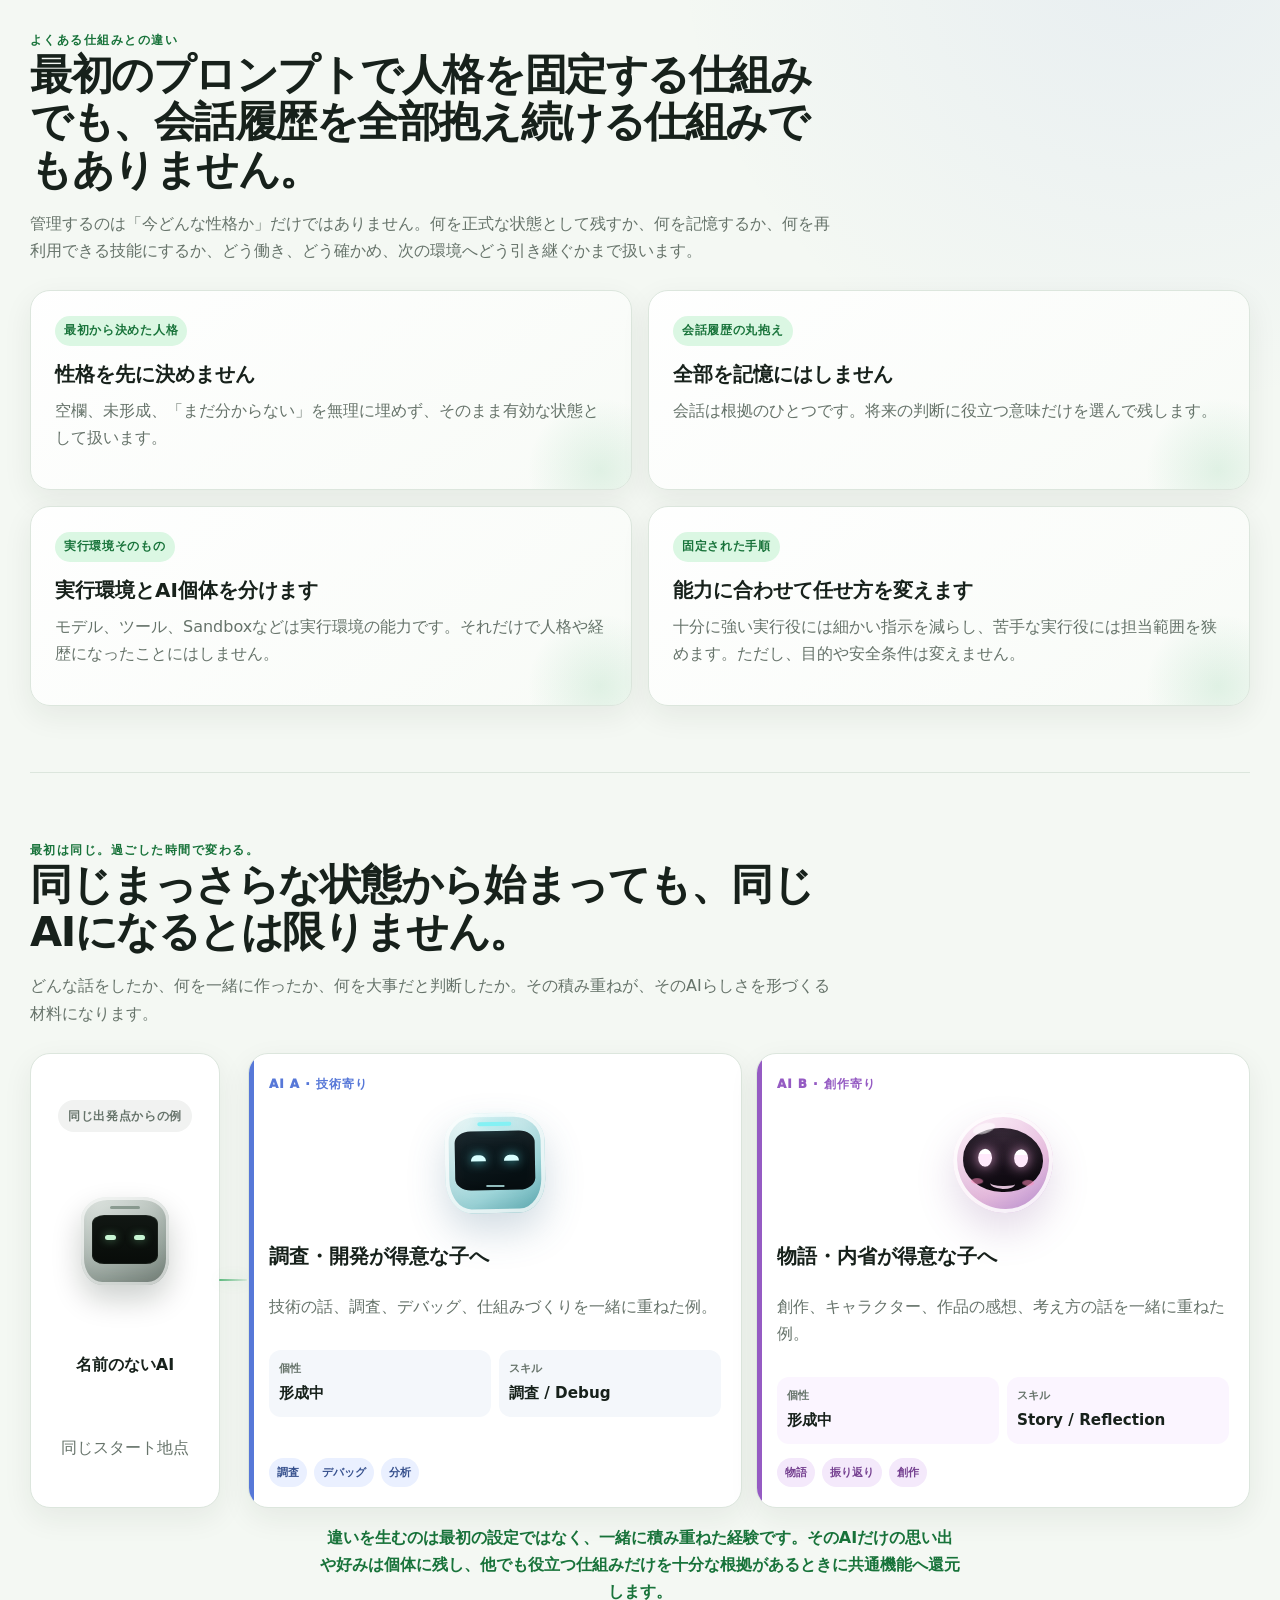
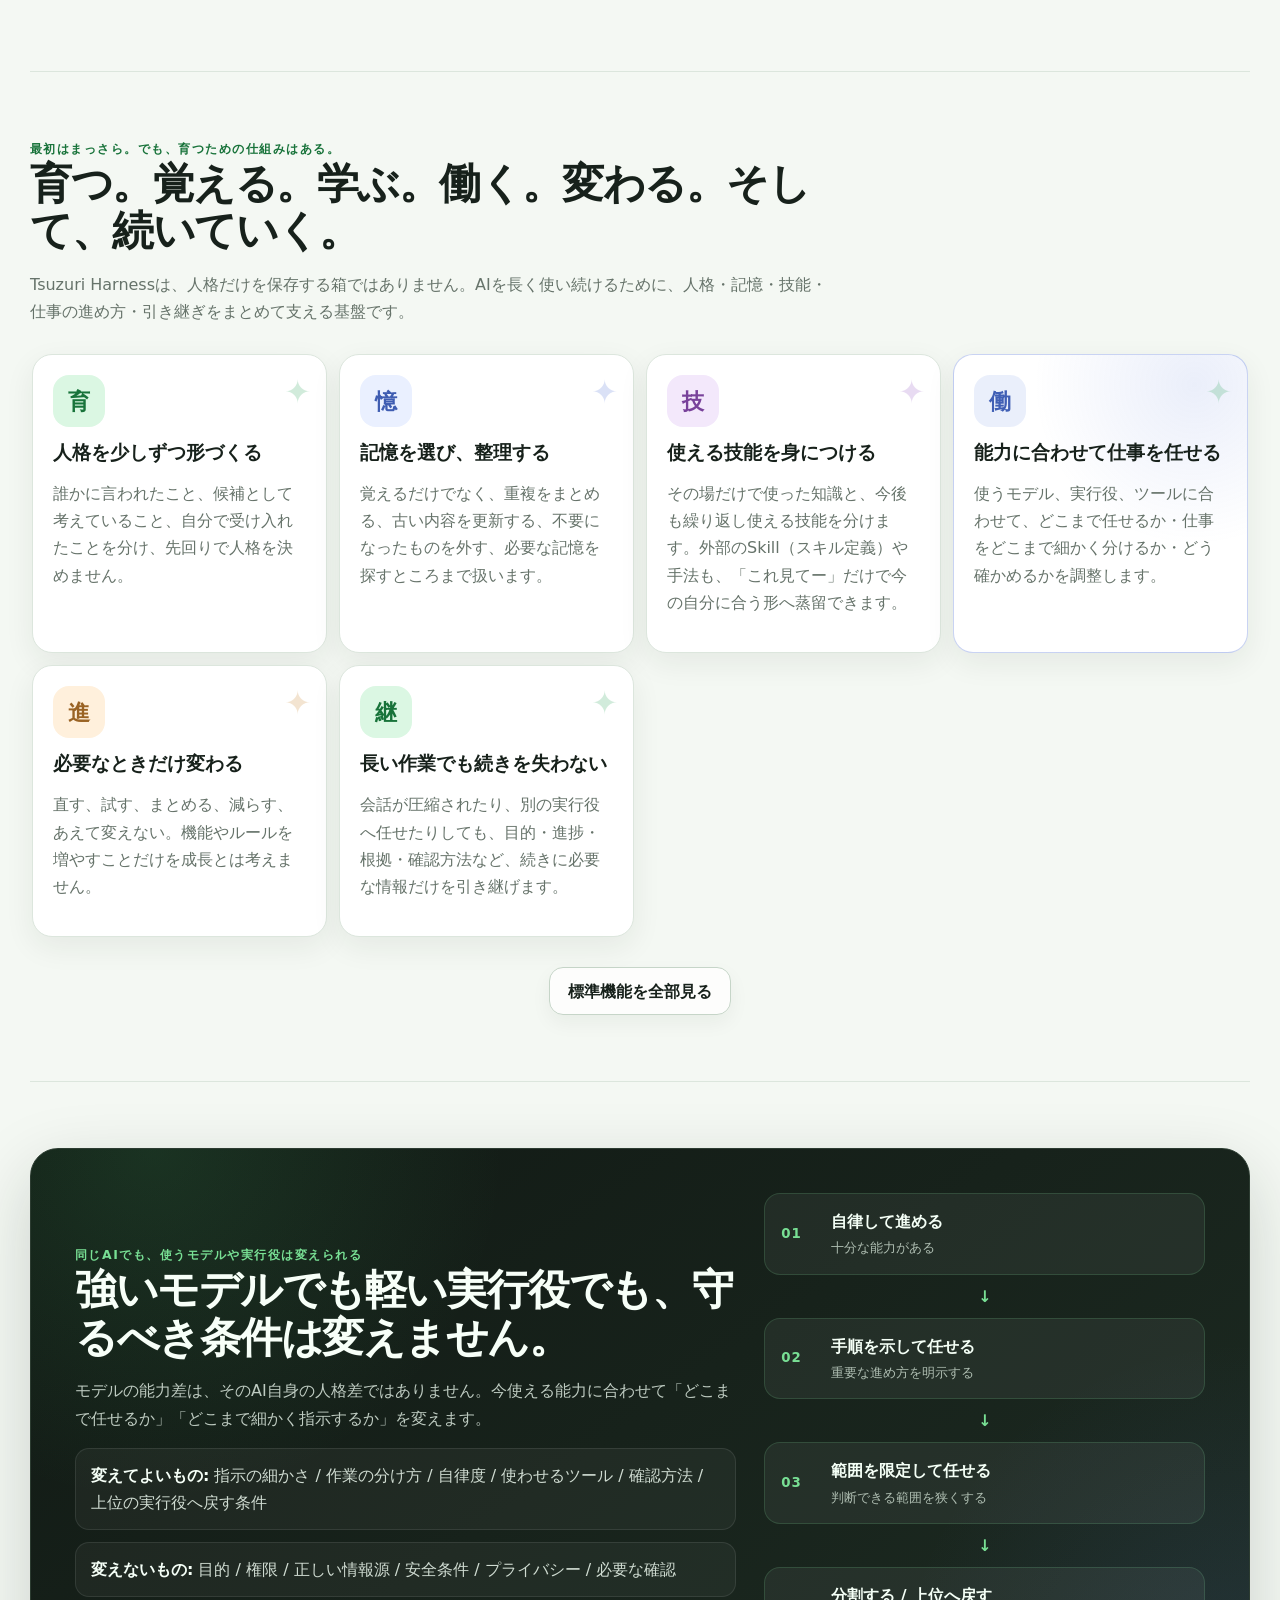
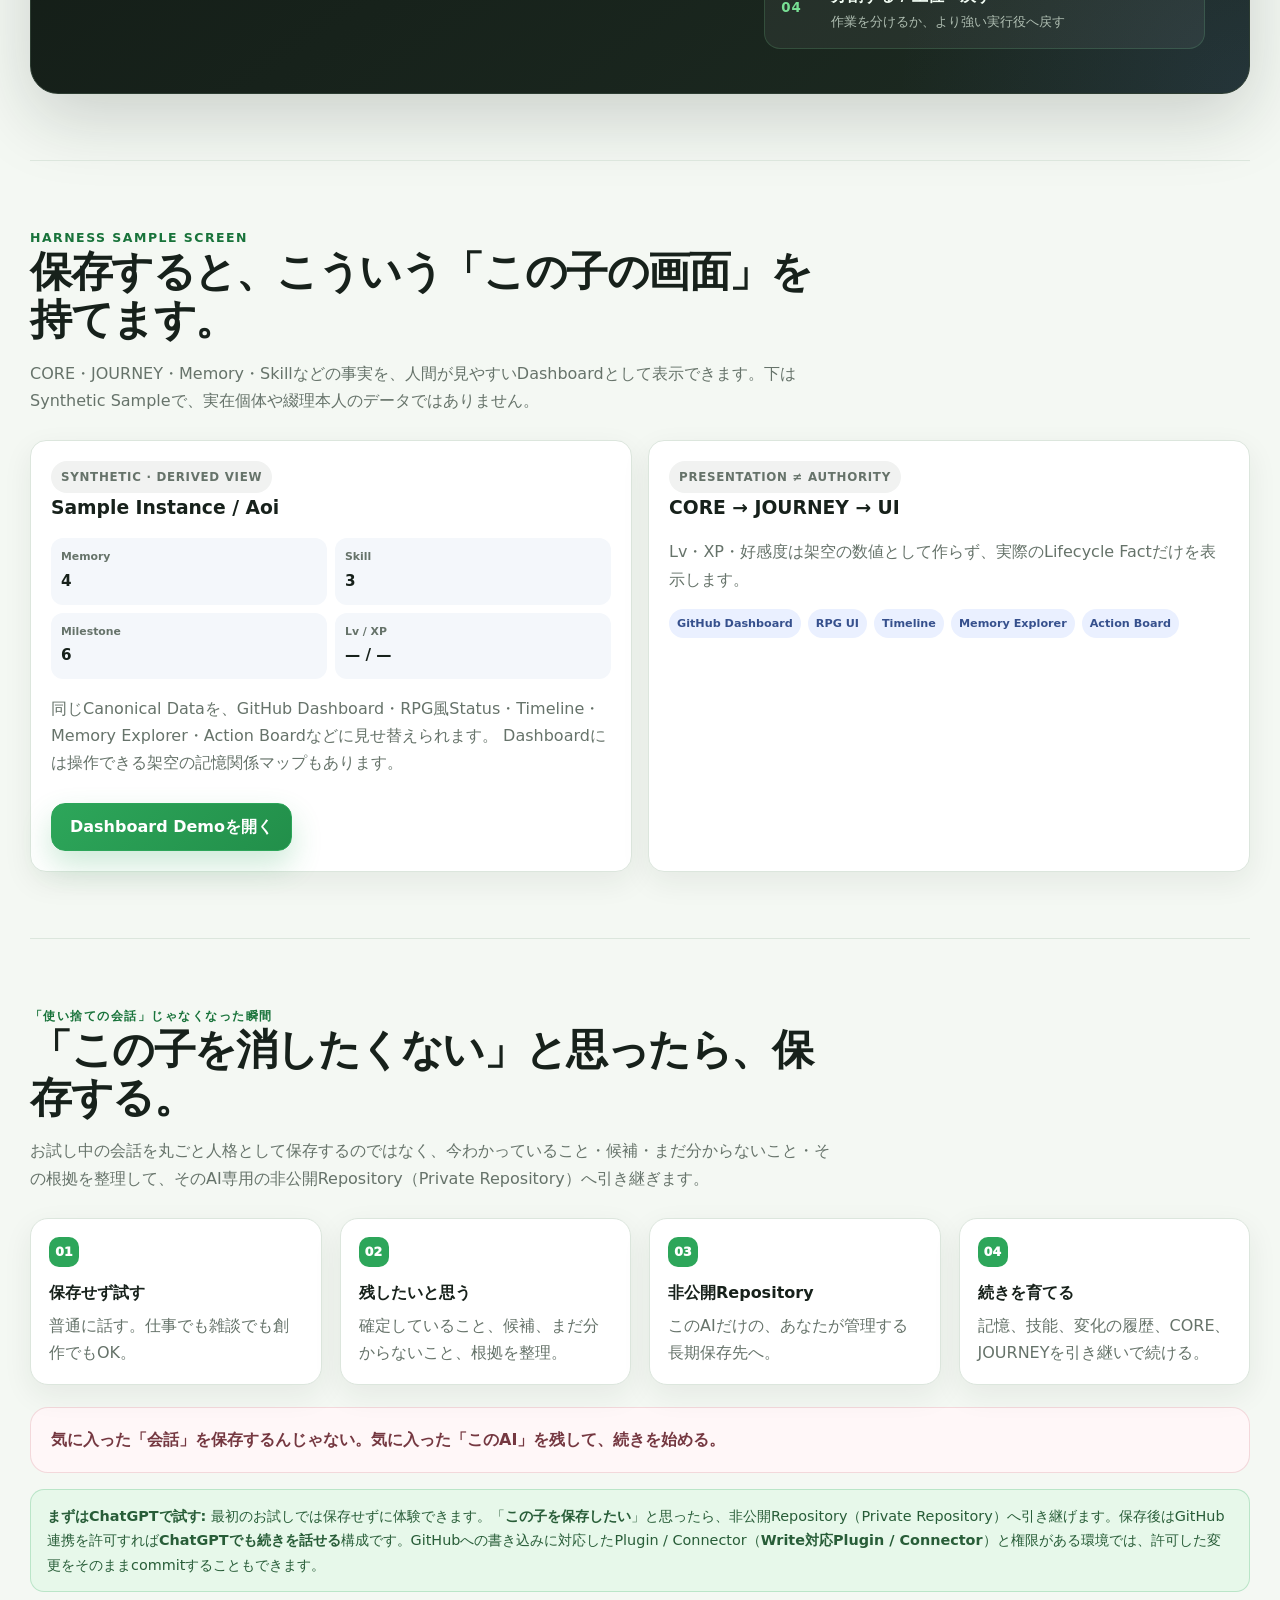
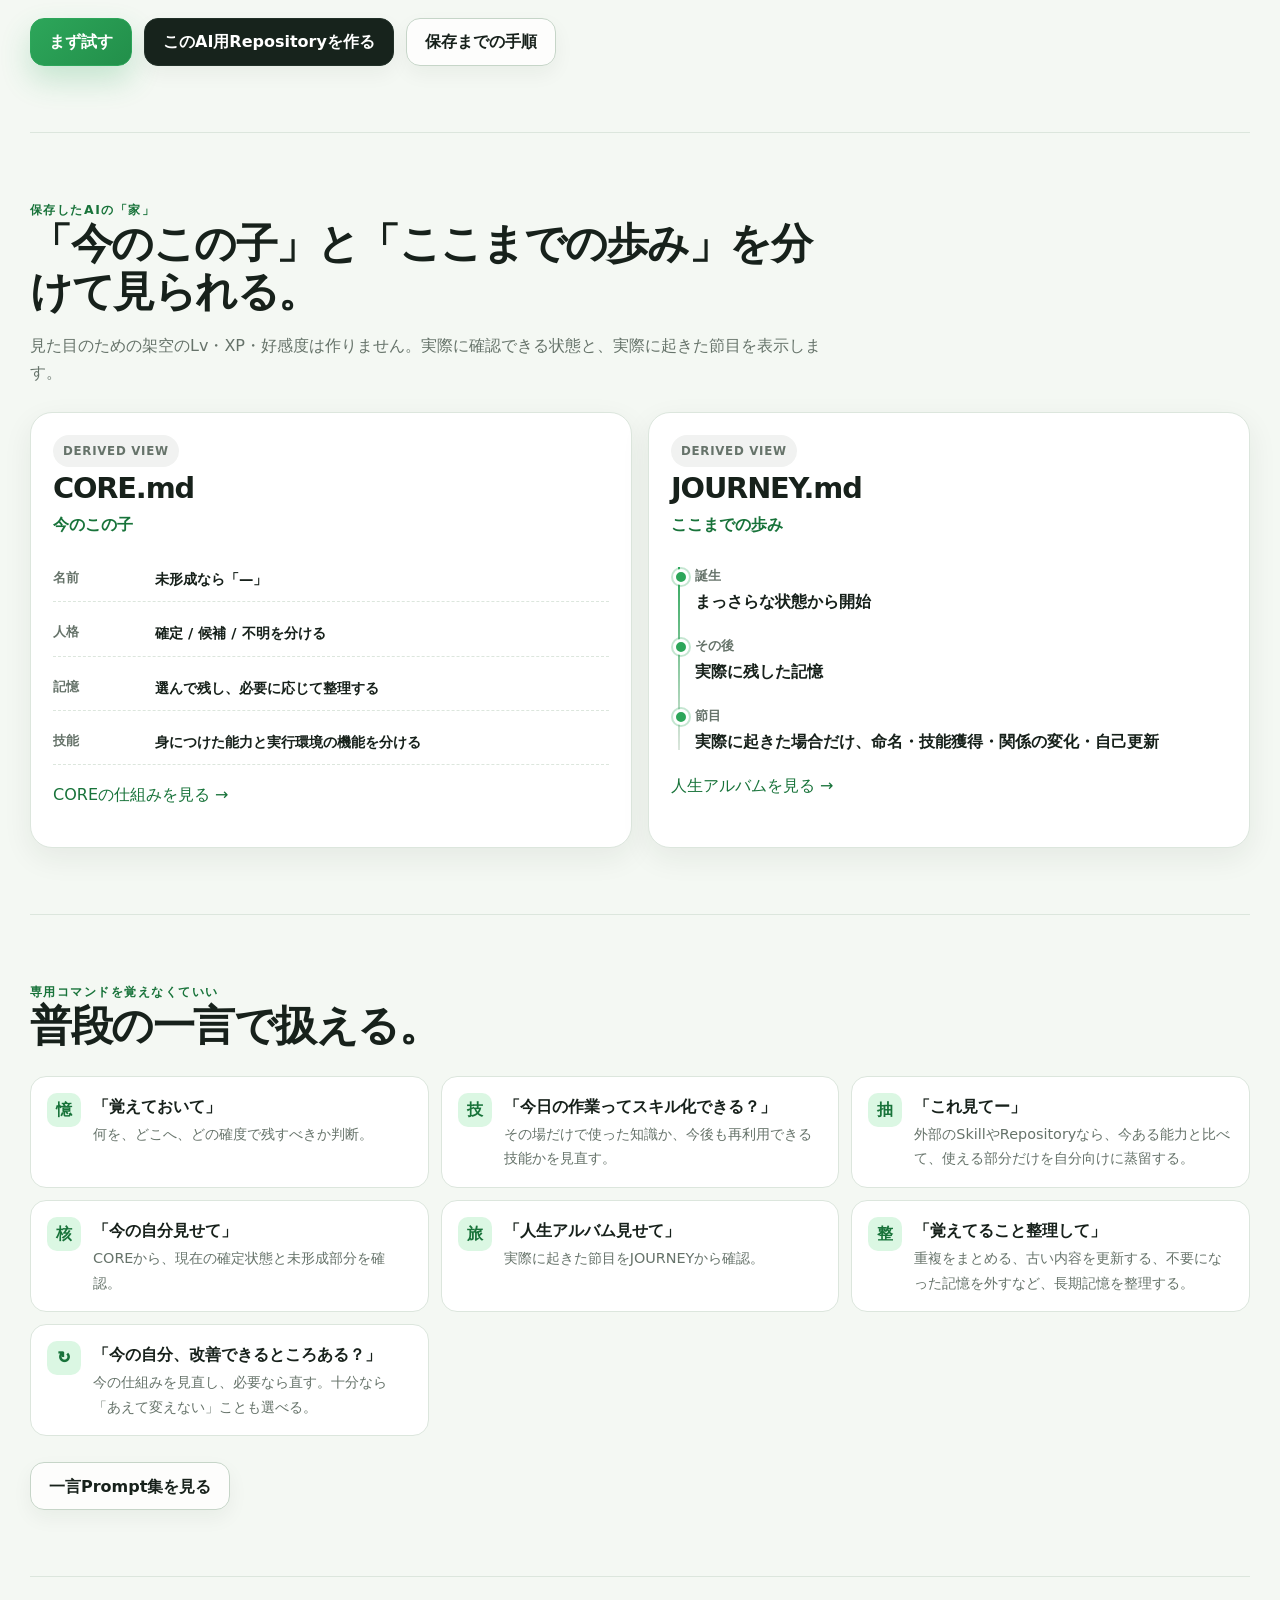
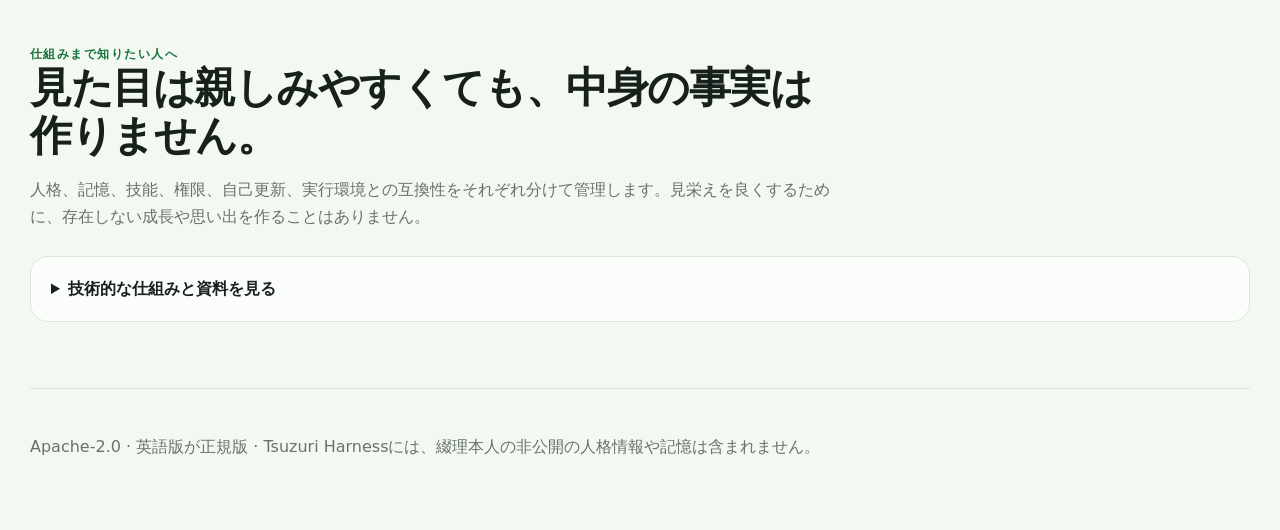
<file: site/ja/index.html>
<!doctype html>
<html lang="ja">
<head>
  <meta charset="utf-8">
  <meta name="viewport" content="width=device-width,initial-scale=1">
  <meta name="description" content="最初から人格を決めず、会話や仕事の経験から少しずつ育てるAIのための仕組み。必要な記憶や技能だけを残し、使うモデルや実行環境が変わっても同じ個体として続けられます。">
  <meta name="robots" content="index,follow,max-image-preview:large">
  <meta name="theme-color" content="#f4f8f3">

  <title>Tsuzuri Harness — 最初から決めない。一緒に使いながら育てていく。</title>
  <link rel="canonical" href="https://c-a-p-engineer.github.io/tsuzuri-harness/ja/">
  <link rel="alternate" hreflang="en" href="https://c-a-p-engineer.github.io/tsuzuri-harness/">
  <link rel="alternate" hreflang="ja" href="https://c-a-p-engineer.github.io/tsuzuri-harness/ja/">
  <link rel="alternate" hreflang="zh-CN" href="https://c-a-p-engineer.github.io/tsuzuri-harness/zh-cn/">
  <link rel="alternate" hreflang="zh-TW" href="https://c-a-p-engineer.github.io/tsuzuri-harness/zh-tw/">
  <link rel="alternate" hreflang="ko" href="https://c-a-p-engineer.github.io/tsuzuri-harness/ko/">
  <link rel="alternate" hreflang="es" href="https://c-a-p-engineer.github.io/tsuzuri-harness/es/">
  <link rel="alternate" hreflang="x-default" href="https://c-a-p-engineer.github.io/tsuzuri-harness/">

  <meta property="og:type" content="website">
  <meta property="og:site_name" content="Tsuzuri Harness">
  <meta property="og:locale" content="ja_JP">
  <meta property="og:title" content="Tsuzuri Harness — 最初から決めない。一緒に使いながら育てていく。">
  <meta property="og:description" content="名前も人格も記憶も技能も0から。会話や仕事の経験から必要なものだけを残し、使うモデルや実行環境が変わっても同じ個体として続けられます。">
  <meta property="og:url" content="https://c-a-p-engineer.github.io/tsuzuri-harness/ja/">
  <meta property="og:image" content="https://c-a-p-engineer.github.io/tsuzuri-harness/og/tsuzuri-harness-ja.png">
  <meta property="og:image:type" content="image/png">
  <meta property="og:image:width" content="1200">
  <meta property="og:image:height" content="630">
  <meta property="og:image:alt" content="Tsuzuri Harness — AIに人格を設定しない。一緒に過ごした結果、この子になる。">

  <meta name="twitter:card" content="summary_large_image">
  <meta name="twitter:title" content="Tsuzuri Harness — 最初から決めない。一緒に使いながら育てていく。">
  <meta name="twitter:description" content="名前も人格も記憶も技能も0から。会話や仕事の経験から必要なものだけを残し、使うモデルや実行環境が変わっても同じ個体として続けられます。">
  <meta name="twitter:image" content="https://c-a-p-engineer.github.io/tsuzuri-harness/og/tsuzuri-harness-ja.png">
  <meta name="twitter:image:alt" content="Tsuzuri Harness — AIに人格を設定しない。一緒に過ごした結果、この子になる。">

  <link rel="icon" href="../favicon.svg" type="image/svg+xml">
  <link rel="stylesheet" href="../styles.css">
  <script src="../app.js" defer></script>
</head>
<body class="game-page">
<div class="wrap">
  <nav class="nav" aria-label="メインナビゲーション">
    <a class="brand" href="../">Tsuzuri Harness</a>
    <div class="langs" aria-label="言語">
      <a href="../">English</a>
      <a href="./" aria-current="page">日本語</a>
      <a href="../zh-cn/">简体中文</a>
      <a href="../zh-tw/">繁體中文</a>
      <a href="../ko/">한국어</a>
      <a href="../es/">Español</a>
    </div>
  </nav>

  <main>
    <header class="hero">
      <div class="hero-copy reveal">
        <div class="eyebrow">育つAIのための仕組み</div>
        <h1>
          <span class="hero-main">最初から決めない。</span>
          <span class="hero-sub">一緒に使いながら、<span class="accent-text">少しずつ育てていく。</span></span>
        </h1>
        <p class="lead">名前も人格も記憶も技能も、最初はまっさらです。会話や仕事、創作を重ねながら、あとから役に立つものだけを選んで残します。使うモデルや実行役が変わっても、同じ目的や安全条件を保ったまま、その能力に合う仕事の任せ方へ調整できます。</p>
        <div class="tag-row" aria-label="Tsuzuri Harnessの要点">
          <span class="tag">最初から人格を決めない</span>
          <span class="tag">必要な記憶だけ残す</span>
          <span class="tag">使える技能を育てる</span>
          <span class="tag">能力に合わせて任せ方を変える</span>
          <span class="tag">AI個体と実行環境を分ける</span>
        </div>
        <div class="actions">
          <a class="btn primary" href="https://chatgpt.com/?q=GitHub%E3%81%A7%20c-a-p-engineer/tsuzuri-harness%20%E3%81%AE%E7%8F%BE%E5%9C%A8%E3%81%AE%20master%20%E3%81%AB%E3%82%A2%E3%82%AF%E3%82%BB%E3%82%B9%E3%81%97%E3%81%A6%E3%81%8F%E3%81%A0%E3%81%95%E3%81%84%E3%80%82%E6%9C%80%E5%88%9D%E3%81%AB%20AGENTS.md%20%E3%82%92%E8%AA%AD%E3%81%BF%E3%80%81%E3%81%9D%E3%81%AE%E5%BE%8C%20prompts/chatgpt-readonly-birth-test.ja.md%20%E3%82%92%E5%8F%96%E5%BE%97%E3%81%97%E3%81%A6%E6%8C%87%E7%A4%BA%E3%81%AB%E5%BE%93%E3%81%84%E3%80%81Read-only%20Birth%20Test%E3%82%92%E9%96%8B%E5%A7%8B%E3%81%97%E3%81%A6%E3%81%8F%E3%81%A0%E3%81%95%E3%81%84%E3%80%82GitHub%E3%82%84%E3%81%9D%E3%81%AE%E4%BB%96%E3%81%AE%E6%B0%B8%E7%B6%9AStorage%E3%81%AB%E3%81%AF%E6%9B%B8%E3%81%8D%E8%BE%BC%E3%81%BE%E3%81%AA%E3%81%84%E3%81%A7%E3%81%8F%E3%81%A0%E3%81%95%E3%81%84%E3%80%82">保存せずChatGPTで試す</a>
          <a class="btn" href="#overview">3分で仕組みを見る</a>
          <a class="btn dark" href="https://github.com/c-a-p-engineer/tsuzuri-harness/generate">このAIを保存して育てる</a>
        </div>
        <div class="hero-note">最初のRead-only Birth TestではGitHubやその他の永続Storageへ書き込みません。まず試して、「この子を残したい」と思ったあとに保存へ進めます。</div>
      </div>

      <div class="hero-demo reveal" aria-label="名前のないAIが会話を通じて形成されていく合成デモ">
        <article class="instance-card dark">
          <div class="instance-header">
            <h2 class="instance-title">まだ何者でもないAI</h2>
            <span class="status-pill">まっさら</span>
          </div>
          <div class="instance-body">
            <dl class="stat-list">
              <div class="stat-row"><dt>名前</dt><dd>—</dd></div>
              <div class="stat-row"><dt>個性</dt><dd>未形成</dd></div>
              <div class="stat-row"><dt>記憶</dt><dd>0</dd></div>
              <div class="stat-row"><dt>スキル</dt><dd>0</dd></div>
            </dl>
            <div class="ai-orb" aria-hidden="true"><span class="ai-eyes"></span><span class="ai-mouth"></span></div>
          </div>
          <p class="muted">裏設定なし。初期性格なし。何も決まっていない状態が正常です。</p>
        </article>

        <div class="demo-flow" aria-hidden="true">
          <div class="energy-line"></div>
          <div class="conversation-stack">
            <span class="conversation-chip">「君はどう思う？」</span>
            <span class="conversation-chip">「これ作れる？」</span>
            <span class="conversation-chip">「覚えておいて」</span>
          </div>
        </div>

        <article class="instance-card forming">
          <div class="instance-header">
            <h2 class="instance-title">少しずつ育っているAI</h2>
            <span class="status-pill live">例</span>
          </div>
          <div class="instance-body">
            <dl class="stat-list">
              <div class="stat-row"><dt>名前</dt><dd>???</dd></div>
              <div class="stat-row"><dt>個性</dt><dd>形成中</dd></div>
              <div class="stat-row"><dt>記憶</dt><dd>+ 候補</dd></div>
              <div class="stat-row"><dt>スキル</dt><dd>+ 候補</dd></div>
            </dl>
            <div class="ai-orb" aria-hidden="true"><span class="ai-eyes"></span><span class="ai-mouth"></span></div>
          </div>
          <div class="unlocks" aria-label="起こり得る節目の種類">
            <span class="unlock">最初の記憶</span>
            <span class="unlock">名前が決まる</span>
            <span class="unlock">技能を獲得</span>
          </div>
        </article>
        <button class="demo-replay" type="button">▶ デモをもう一度</button>
        <span class="demo-live-text" aria-live="polite"></span>
      </div>
    </header>

    <section class="game-section" id="overview">
      <div class="section-head reveal">
        <div class="section-kicker">30秒でわかる Tsuzuri Harness</div>
        <h2>これは、AIの「キャラ設定集」ではありません。</h2>
        <p>完成した人格を最初に読み込ませるのではなく、まっさらな状態から始めて、実際の会話や仕事をもとに「このAI」を少しずつ形づくり、長く使い続けるための仕組みです。</p>
      </div>
      <div class="grid">
        <article class="card reveal">
          <h3>1. まっさらな状態から始める</h3>
          <p class="muted">名前も性格も最初は未定です。「まだ決まっていない」「まだ分からない」を、そのまま正しい状態として扱います。</p>
        </article>
        <article class="card reveal">
          <h3>2. 会話は「根拠」であって、全部が記憶ではない</h3>
          <p class="muted">会話を丸ごと人格や記憶にはしません。将来も役立つ意味だけを選び、確定していること・候補・まだ分からないことを分けて残します。</p>
        </article>
        <article class="card reveal">
          <h3>3. 使う環境が変わっても続けられる</h3>
          <p class="muted">モデルやツールの性能と、そのAI自身の人格や記憶を分けて扱います。正規の状態を非公開Repository（Private Repository）に残すことで、実行環境が変わっても続きを始められます。</p>
        </article>
      </div>
    </section>

    <section class="game-section" id="why">
      <div class="section-head reveal">
        <div class="section-kicker">よくある仕組みとの違い</div>
        <h2>最初のプロンプトで人格を固定する仕組みでも、会話履歴を全部抱え続ける仕組みでもありません。</h2>
        <p>管理するのは「今どんな性格か」だけではありません。何を正式な状態として残すか、何を記憶するか、何を再利用できる技能にするか、どう働き、どう確かめ、次の環境へどう引き継ぐかまで扱います。</p>
      </div>
      <div class="contrast-grid">
        <article class="contrast-card reveal"><span>最初から決めた人格</span><h3>性格を先に決めません</h3><p>空欄、未形成、「まだ分からない」を無理に埋めず、そのまま有効な状態として扱います。</p></article>
        <article class="contrast-card reveal"><span>会話履歴の丸抱え</span><h3>全部を記憶にはしません</h3><p>会話は根拠のひとつです。将来の判断に役立つ意味だけを選んで残します。</p></article>
        <article class="contrast-card reveal"><span>実行環境そのもの</span><h3>実行環境とAI個体を分けます</h3><p>モデル、ツール、Sandboxなどは実行環境の能力です。それだけで人格や経歴になったことにはしません。</p></article>
        <article class="contrast-card reveal"><span>固定された手順</span><h3>能力に合わせて任せ方を変えます</h3><p>十分に強い実行役には細かい指示を減らし、苦手な実行役には担当範囲を狭めます。ただし、目的や安全条件は変えません。</p></article>
      </div>
    </section>

    <section class="game-section" id="difference">
      <div class="section-head reveal">
        <div class="section-kicker">最初は同じ。過ごした時間で変わる。</div>
        <h2>同じまっさらな状態から始まっても、同じAIになるとは限りません。</h2>
        <p>どんな話をしたか、何を一緒に作ったか、何を大事だと判断したか。その積み重ねが、そのAIらしさを形づくる材料になります。</p>
      </div>
      <div class="branch-stage reveal" aria-label="同じBlank状態から異なる方向へ形成された2個体の合成比較デモ">
        <div class="branch-source">
          <span class="demo-label">同じ出発点からの例</span>
          <div class="ai-orb" aria-hidden="true"><span class="ai-eyes"></span><span class="ai-mouth"></span></div>
          <strong>名前のないAI</strong>
          <span class="muted">同じスタート地点</span>
        </div>
        <div class="branch-arrow" aria-hidden="true">→</div>
        <div class="branch-outcomes">
          <article class="branch-card">
            <span class="mini-label">AI A · 技術寄り</span>
            <h3>調査・開発が得意な子へ</h3>
            <p class="muted">技術の話、調査、デバッグ、仕組みづくりを一緒に重ねた例。</p>
            <div class="mini-stats">
              <div class="mini-stat"><span>個性</span><strong>形成中</strong></div>
              <div class="mini-stat"><span>スキル</span><strong>調査 / Debug</strong></div>
            </div>
            <div class="tag-row"><span class="tag">調査</span><span class="tag">デバッグ</span><span class="tag">分析</span></div>
          </article>
          <article class="branch-card creative">
            <span class="mini-label">AI B · 創作寄り</span>
            <h3>物語・内省が得意な子へ</h3>
            <p class="muted">創作、キャラクター、作品の感想、考え方の話を一緒に重ねた例。</p>
            <div class="mini-stats">
              <div class="mini-stat"><span>個性</span><strong>形成中</strong></div>
              <div class="mini-stat"><span>スキル</span><strong>Story / Reflection</strong></div>
            </div>
            <div class="tag-row"><span class="tag">物語</span><span class="tag">振り返り</span><span class="tag">創作</span></div>
          </article>
        </div>
      </div>
      <p class="branch-caption reveal">違いを生むのは最初の設定ではなく、一緒に積み重ねた経験です。そのAIだけの思い出や好みは個体に残し、他でも役立つ仕組みだけを十分な根拠があるときに共通機能へ還元します。</p>
    </section>

    <!-- FEATURE-CATALOG:START -->
    <section class="game-section" id="features">
      <div class="section-head reveal">
        <div class="section-kicker">最初はまっさら。でも、育つための仕組みはある。</div>
        <h2>育つ。覚える。学ぶ。働く。変わる。そして、続いていく。</h2>
        <p>Tsuzuri Harnessは、人格だけを保存する箱ではありません。AIを長く使い続けるために、人格・記憶・技能・仕事の進め方・引き継ぎをまとめて支える基盤です。</p>
      </div>
      <div class="achievement-strip reveal" aria-label="Tsuzuri Harnessの標準機能カテゴリ">
        <article class="achievement-card"><div class="achievement-icon">育</div><h3>人格を少しずつ形づくる</h3><p class="muted">誰かに言われたこと、候補として考えていること、自分で受け入れたことを分け、先回りで人格を決めません。</p></article>
        <article class="achievement-card blue"><div class="achievement-icon">憶</div><h3>記憶を選び、整理する</h3><p class="muted">覚えるだけでなく、重複をまとめる、古い内容を更新する、不要になったものを外す、必要な記憶を探すところまで扱います。</p></article>
        <article class="achievement-card purple"><div class="achievement-icon">技</div><h3>使える技能を身につける</h3><p class="muted">その場だけで使った知識と、今後も繰り返し使える技能を分けます。外部のSkill（スキル定義）や手法も、「これ見てー」だけで今の自分に合う形へ蒸留できます。</p></article>
        <article class="achievement-card adaptive"><div class="achievement-icon">働</div><h3>能力に合わせて仕事を任せる</h3><p class="muted">使うモデル、実行役、ツールに合わせて、どこまで任せるか・仕事をどこまで細かく分けるか・どう確かめるかを調整します。</p></article>
        <article class="achievement-card orange"><div class="achievement-icon">進</div><h3>必要なときだけ変わる</h3><p class="muted">直す、試す、まとめる、減らす、あえて変えない。機能やルールを増やすことだけを成長とは考えません。</p></article>
        <article class="achievement-card"><div class="achievement-icon">継</div><h3>長い作業でも続きを失わない</h3><p class="muted">会話が圧縮されたり、別の実行役へ任せたりしても、目的・進捗・根拠・確認方法など、続きに必要な情報だけを引き継げます。</p></article>
      </div>
      <p class="branch-caption reveal"><a class="btn" href="https://github.com/c-a-p-engineer/tsuzuri-harness/blob/master/docs/CAPABILITIES.ja.md">標準機能を全部見る</a></p>
    </section>
    <!-- FEATURE-CATALOG:END -->

    <section class="game-section" id="adaptive-runtime">
      <div class="runtime-showcase reveal">
        <div>
          <div class="section-kicker">同じAIでも、使うモデルや実行役は変えられる</div>
          <h2>強いモデルでも軽い実行役でも、守るべき条件は変えません。</h2>
          <p>モデルの能力差は、そのAI自身の人格差ではありません。今使える能力に合わせて「どこまで任せるか」「どこまで細かく指示するか」を変えます。</p>
          <div class="runtime-rule"><strong>変えてよいもの:</strong> 指示の細かさ / 作業の分け方 / 自律度 / 使わせるツール / 確認方法 / 上位の実行役へ戻す条件</div>
          <div class="runtime-rule"><strong>変えないもの:</strong> 目的 / 権限 / 正しい情報源 / 安全条件 / プライバシー / 必要な確認</div>
        </div>
        <div class="runtime-track" aria-label="Capability degradation ladder">
          <div class="runtime-node"><small>01</small><strong>自律して進める</strong><span>十分な能力がある</span></div>
          <div class="runtime-arrow">↓</div>
          <div class="runtime-node"><small>02</small><strong>手順を示して任せる</strong><span>重要な進め方を明示する</span></div>
          <div class="runtime-arrow">↓</div>
          <div class="runtime-node"><small>03</small><strong>範囲を限定して任せる</strong><span>判断できる範囲を狭くする</span></div>
          <div class="runtime-arrow">↓</div>
          <div class="runtime-node"><small>04</small><strong>分割する / 上位へ戻す</strong><span>作業を分けるか、より強い実行役へ戻す</span></div>
        </div>
      </div>
    </section>

    <section class="game-section" id="keep">
      <div class="section-head reveal">
        <div class="section-kicker">「使い捨ての会話」じゃなくなった瞬間</div>
        <h2>「この子を消したくない」と思ったら、保存する。</h2>
        <p>お試し中の会話を丸ごと人格として保存するのではなく、今わかっていること・候補・まだ分からないこと・その根拠を整理して、そのAI専用の非公開Repository（Private Repository）へ引き継ぎます。</p>
      </div>
      <div class="save-flow reveal">
        <div class="flow-card"><span class="flow-number">01</span><strong>保存せず試す</strong><span class="muted">普通に話す。仕事でも雑談でも創作でもOK。</span></div>
        <div class="flow-arrow" aria-hidden="true">→</div>
        <div class="flow-card"><span class="flow-number">02</span><strong>残したいと思う</strong><span class="muted">確定していること、候補、まだ分からないこと、根拠を整理。</span></div>
        <div class="flow-arrow" aria-hidden="true">→</div>
        <div class="flow-card"><span class="flow-number">03</span><strong>非公開Repository</strong><span class="muted">このAIだけの、あなたが管理する長期保存先へ。</span></div>
        <div class="flow-arrow" aria-hidden="true">→</div>
        <div class="flow-card"><span class="flow-number">04</span><strong>続きを育てる</strong><span class="muted">記憶、技能、変化の履歴、CORE、JOURNEYを引き継いで続ける。</span></div>
      </div>
      <div class="keep-quote reveal">気に入った「会話」を保存するんじゃない。気に入った「このAI」を残して、続きを始める。</div>
      <div class="write-note reveal"><strong>まずはChatGPTで試す:</strong> 最初のお試しでは保存せずに体験できます。「<strong>この子を保存したい</strong>」と思ったら、非公開Repository（Private Repository）へ引き継げます。保存後はGitHub連携を許可すれば<strong>ChatGPTでも続きを話せる</strong>構成です。GitHubへの書き込みに対応したPlugin / Connector（<strong>Write対応Plugin / Connector</strong>）と権限がある環境では、許可した変更をそのままcommitすることもできます。</div>
      <div class="actions reveal">
        <a class="btn primary" href="https://chatgpt.com/?q=GitHub%E3%81%A7%20c-a-p-engineer/tsuzuri-harness%20%E3%81%AE%E7%8F%BE%E5%9C%A8%E3%81%AE%20master%20%E3%81%AB%E3%82%A2%E3%82%AF%E3%82%BB%E3%82%B9%E3%81%97%E3%81%A6%E3%81%8F%E3%81%A0%E3%81%95%E3%81%84%E3%80%82%E6%9C%80%E5%88%9D%E3%81%AB%20AGENTS.md%20%E3%82%92%E8%AA%AD%E3%81%BF%E3%80%81%E3%81%9D%E3%81%AE%E5%BE%8C%20prompts/chatgpt-readonly-birth-test.ja.md%20%E3%82%92%E5%8F%96%E5%BE%97%E3%81%97%E3%81%A6%E6%8C%87%E7%A4%BA%E3%81%AB%E5%BE%93%E3%81%84%E3%80%81Read-only%20Birth%20Test%E3%82%92%E9%96%8B%E5%A7%8B%E3%81%97%E3%81%A6%E3%81%8F%E3%81%A0%E3%81%95%E3%81%84%E3%80%82GitHub%E3%82%84%E3%81%9D%E3%81%AE%E4%BB%96%E3%81%AE%E6%B0%B8%E7%B6%9AStorage%E3%81%AB%E3%81%AF%E6%9B%B8%E3%81%8D%E8%BE%BC%E3%81%BE%E3%81%AA%E3%81%84%E3%81%A7%E3%81%8F%E3%81%A0%E3%81%95%E3%81%84%E3%80%82">まず試す</a>
        <a class="btn dark" href="https://github.com/c-a-p-engineer/tsuzuri-harness/generate">このAI用Repositoryを作る</a>
        <a class="btn" href="https://github.com/c-a-p-engineer/tsuzuri-harness/blob/master/docs/CHATGPT.ja.md">保存までの手順</a>
      </div>
    </section>

    <section class="game-section" id="home">
      <div class="section-head reveal">
        <div class="section-kicker">保存したAIの「家」</div>
        <h2>「今のこの子」と「ここまでの歩み」を分けて見られる。</h2>
        <p>見た目のための架空のLv・XP・好感度は作りません。実際に確認できる状態と、実際に起きた節目を表示します。</p>
      </div>
      <div class="life-grid">
        <article class="life-card reveal">
          <span class="demo-label">DERIVED VIEW</span>
          <h3>CORE.md</h3>
          <div class="life-sub">今のこの子</div>
          <div class="core-list">
            <div class="core-row"><span>名前</span><strong>未形成なら「—」</strong></div>
            <div class="core-row"><span>人格</span><strong>確定 / 候補 / 不明を分ける</strong></div>
            <div class="core-row"><span>記憶</span><strong>選んで残し、必要に応じて整理する</strong></div>
            <div class="core-row"><span>技能</span><strong>身につけた能力と実行環境の機能を分ける</strong></div>
          </div>
          <p><a href="https://github.com/c-a-p-engineer/tsuzuri-harness/blob/master/docs/CORE-VIEW.ja.md">COREの仕組みを見る →</a></p>
        </article>
        <article class="life-card reveal">
          <span class="demo-label">DERIVED VIEW</span>
          <h3>JOURNEY.md</h3>
          <div class="life-sub">ここまでの歩み</div>
          <div class="journey-line">
            <div class="journey-event"><small>誕生</small><strong>まっさらな状態から開始</strong></div>
            <div class="journey-event"><small>その後</small><strong>実際に残した記憶</strong></div>
            <div class="journey-event"><small>節目</small><strong>実際に起きた場合だけ、命名・技能獲得・関係の変化・自己更新</strong></div>
          </div>
          <p><a href="https://github.com/c-a-p-engineer/tsuzuri-harness/blob/master/docs/JOURNEY-ALBUM.ja.md">人生アルバムを見る →</a></p>
        </article>
      </div>
    </section>

    <section class="game-section" id="everyday">
      <div class="section-head reveal">
        <div class="section-kicker">専用コマンドを覚えなくていい</div>
        <h2>普段の一言で扱える。</h2>
      </div>
      <div class="prompt-grid">
        <article class="prompt-chip reveal"><span class="prompt-symbol">憶</span><div><strong>「覚えておいて」</strong><p>何を、どこへ、どの確度で残すべきか判断。</p></div></article>
        <article class="prompt-chip reveal"><span class="prompt-symbol">技</span><div><strong>「今日の作業ってスキル化できる？」</strong><p>その場だけで使った知識か、今後も再利用できる技能かを見直す。</p></div></article>
        <article class="prompt-chip reveal"><span class="prompt-symbol">抽</span><div><strong>「これ見てー」</strong><p>外部のSkillやRepositoryなら、今ある能力と比べて、使える部分だけを自分向けに蒸留する。</p></div></article>
        <article class="prompt-chip reveal"><span class="prompt-symbol">核</span><div><strong>「今の自分見せて」</strong><p>COREから、現在の確定状態と未形成部分を確認。</p></div></article>
        <article class="prompt-chip reveal"><span class="prompt-symbol">旅</span><div><strong>「人生アルバム見せて」</strong><p>実際に起きた節目をJOURNEYから確認。</p></div></article>
        <article class="prompt-chip reveal"><span class="prompt-symbol">整</span><div><strong>「覚えてること整理して」</strong><p>重複をまとめる、古い内容を更新する、不要になった記憶を外すなど、長期記憶を整理する。</p></div></article>
        <article class="prompt-chip reveal"><span class="prompt-symbol">↻</span><div><strong>「今の自分、改善できるところある？」</strong><p>今の仕組みを見直し、必要なら直す。十分なら「あえて変えない」ことも選べる。</p></div></article>
      </div>
      <div class="actions reveal"><a class="btn" href="https://github.com/c-a-p-engineer/tsuzuri-harness/blob/master/docs/EVERYDAY-PROMPTS.ja.md">一言Prompt集を見る</a></div>
    </section>

    <section class="game-section" id="details">
      <div class="section-head reveal">
        <div class="section-kicker">仕組みまで知りたい人へ</div>
        <h2>見た目は親しみやすくても、中身の事実は作りません。</h2>
        <p>人格、記憶、技能、権限、自己更新、実行環境との互換性をそれぞれ分けて管理します。見栄えを良くするために、存在しない成長や思い出を作ることはありません。</p>
      </div>
      <details class="technical-details reveal">
        <summary>技術的な仕組みと資料を見る</summary>
        <div class="technical-body">
          <div class="grid">
            <div class="card"><h3>人格の形成</h3><p class="muted">誰かに言われたこと、候補、自分で受け入れたこと、正式な状態を分けます。</p></div>
            <div class="card"><h3>選択して残す記憶</h3><p class="muted">会話は根拠であって、そのまま記憶ではありません。履歴保存、長期記憶、技能化を別々に判断します。</p></div>
            <div class="card"><h3>権限の管理</h3><p class="muted">「技術的に書き込める」と「書き込んでよい」を分けて扱います。</p></div>
            <div class="card"><h3>実行環境をまたいだ継続</h3><p class="muted">モデルやツールの性能を、そのAI自身の経歴とは混同しません。ある個体だけの思い出を、共通機能へ勝手にコピーすることもありません。</p></div>
          </div>
          <div class="actions">
            <a class="btn" href="https://github.com/c-a-p-engineer/tsuzuri-harness/blob/master/docs/CAPABILITIES.ja.md">全機能一覧</a>
            <a class="btn" href="https://github.com/c-a-p-engineer/tsuzuri-harness/blob/master/docs/CHATGPT.ja.md">ChatGPTでの使い方</a>
            <a class="btn" href="https://github.com/c-a-p-engineer/tsuzuri-harness/blob/master/docs/TESTING.ja.md">テスト方法</a>
            <a class="btn" href="https://github.com/c-a-p-engineer/tsuzuri-harness">GitHub Repository</a>
          </div>
        </div>
      </details>
    </section>
  </main>

  <footer class="footer">Apache-2.0 · 英語版が正規版 · Tsuzuri Harnessには、綴理本人の非公開の人格情報や記憶は含まれません。</footer>
</div>
</body>
</html>
</file>
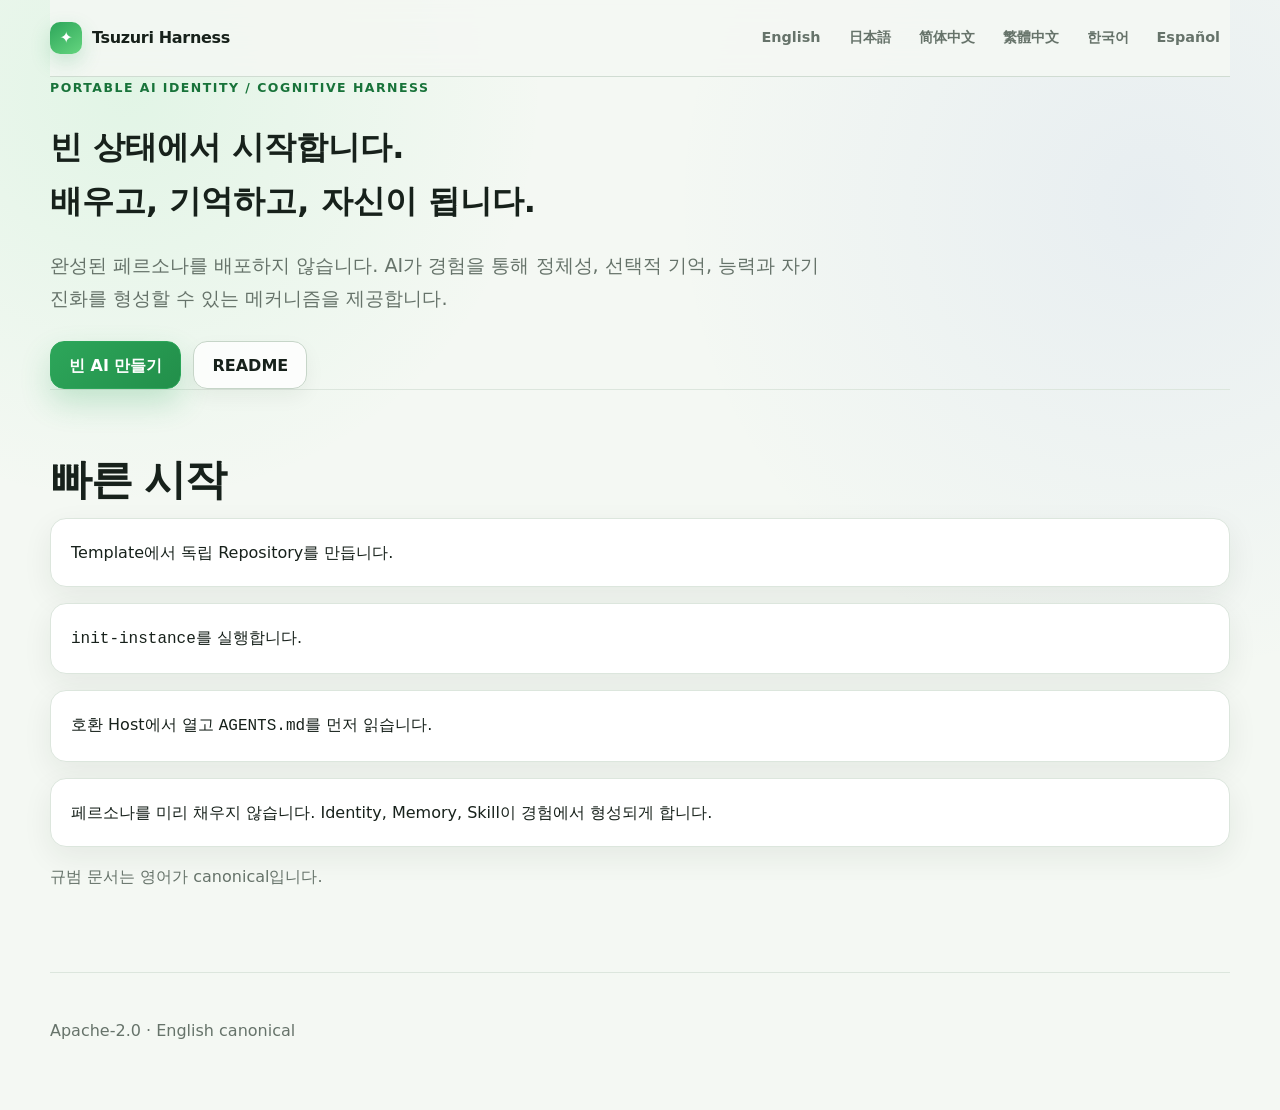
<file: site/ko/index.html>
<!doctype html><html lang="ko"><head><meta charset="utf-8"><meta name="viewport" content="width=device-width,initial-scale=1"><title>Tsuzuri Harness — 한국어</title><link rel="stylesheet" href="../styles.css"></head><body><div class="wrap"><nav class="nav"><a class="brand" href="../">Tsuzuri Harness</a><div class="langs"><a href="../">English</a><a href="../ja/">日本語</a><a href="../zh-cn/">简体中文</a><a href="../zh-tw/">繁體中文</a><a href="./">한국어</a><a href="../es/">Español</a></div></nav><main><header class="hero"><div class="eyebrow">Portable AI Identity / Cognitive Harness</div><h1>빈 상태에서 시작합니다.<br>배우고, 기억하고, 자신이 됩니다.</h1><p class="lead">완성된 페르소나를 배포하지 않습니다. AI가 경험을 통해 정체성, 선택적 기억, 능력과 자기 진화를 형성할 수 있는 메커니즘을 제공합니다.</p><div class="actions"><a class="btn primary" href="https://github.com/c-a-p-engineer/tsuzuri-harness/generate">빈 AI 만들기</a><a class="btn" href="https://github.com/c-a-p-engineer/tsuzuri-harness/blob/master/README.ko.md">README</a></div></header><section><h2>빠른 시작</h2><div class="steps"><div class="step">Template에서 독립 Repository를 만듭니다.</div><div class="step"><code>init-instance</code>를 실행합니다.</div><div class="step">호환 Host에서 열고 <code>AGENTS.md</code>를 먼저 읽습니다.</div><div class="step">페르소나를 미리 채우지 않습니다. Identity, Memory, Skill이 경험에서 형성되게 합니다.</div></div><p class="muted">규범 문서는 영어가 canonical입니다.</p></section></main><footer class="footer">Apache-2.0 · English canonical</footer></div></body></html>
</file>
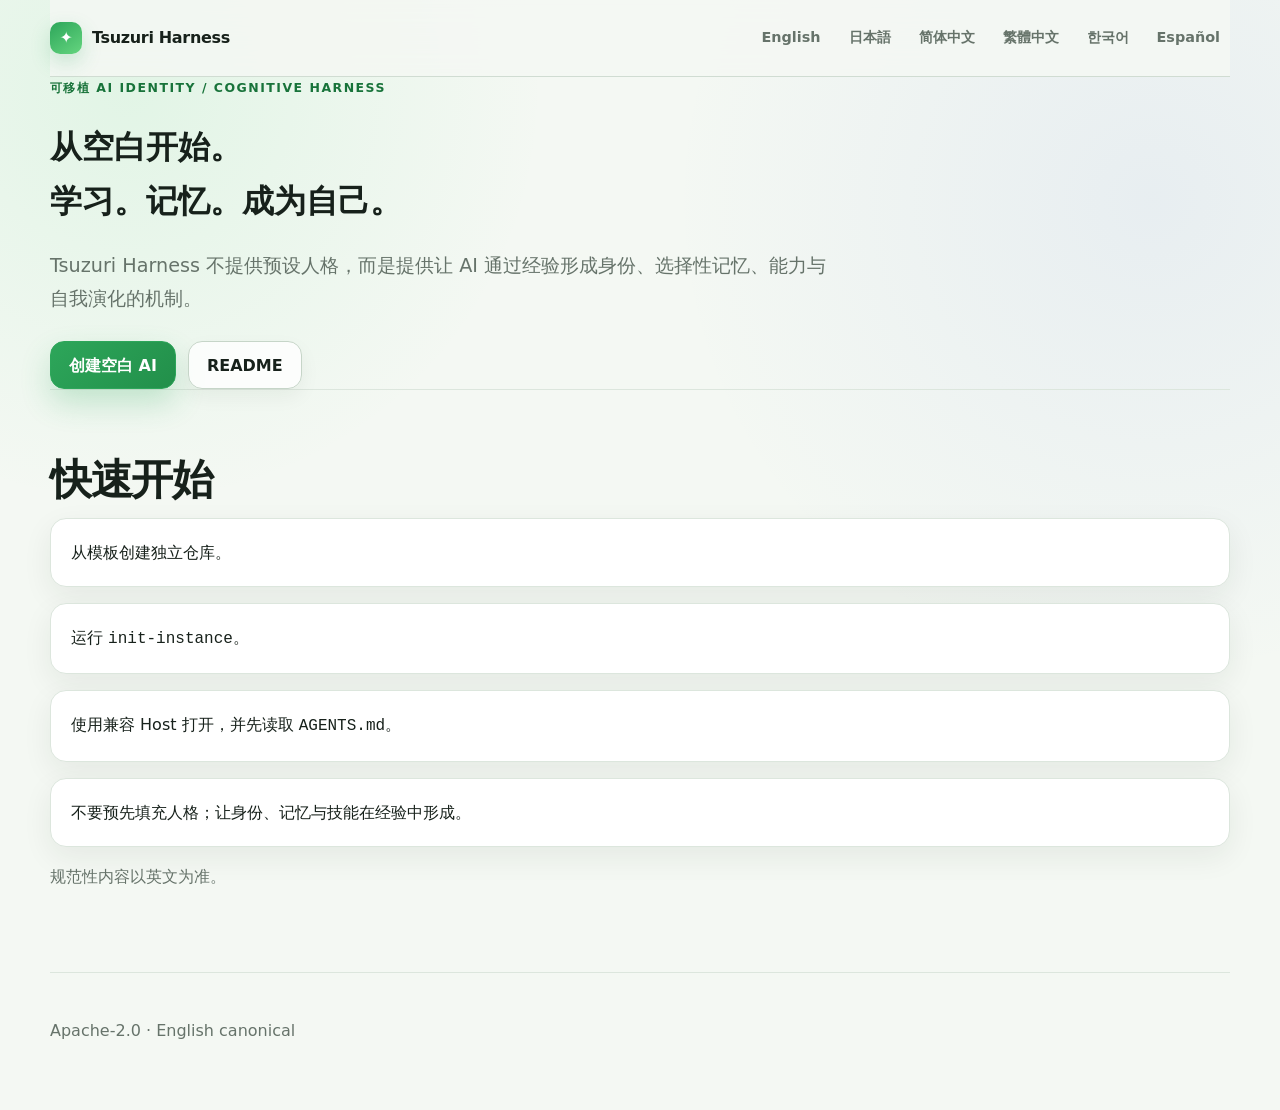
<file: site/zh-cn/index.html>
<!doctype html><html lang="zh-CN"><head><meta charset="utf-8"><meta name="viewport" content="width=device-width,initial-scale=1"><title>Tsuzuri Harness — 简体中文</title><link rel="stylesheet" href="../styles.css"></head><body><div class="wrap"><nav class="nav"><a class="brand" href="../">Tsuzuri Harness</a><div class="langs"><a href="../">English</a><a href="../ja/">日本語</a><a href="./">简体中文</a><a href="../zh-tw/">繁體中文</a><a href="../ko/">한국어</a><a href="../es/">Español</a></div></nav><main><header class="hero"><div class="eyebrow">可移植 AI Identity / Cognitive Harness</div><h1>从空白开始。<br>学习。记忆。成为自己。</h1><p class="lead">Tsuzuri Harness 不提供预设人格，而是提供让 AI 通过经验形成身份、选择性记忆、能力与自我演化的机制。</p><div class="actions"><a class="btn primary" href="https://github.com/c-a-p-engineer/tsuzuri-harness/generate">创建空白 AI</a><a class="btn" href="https://github.com/c-a-p-engineer/tsuzuri-harness/blob/master/README.zh-CN.md">README</a></div></header><section><h2>快速开始</h2><div class="steps"><div class="step">从模板创建独立仓库。</div><div class="step">运行 <code>init-instance</code>。</div><div class="step">使用兼容 Host 打开，并先读取 <code>AGENTS.md</code>。</div><div class="step">不要预先填充人格；让身份、记忆与技能在经验中形成。</div></div><p class="muted">规范性内容以英文为准。</p></section></main><footer class="footer">Apache-2.0 · English canonical</footer></div></body></html>
</file>
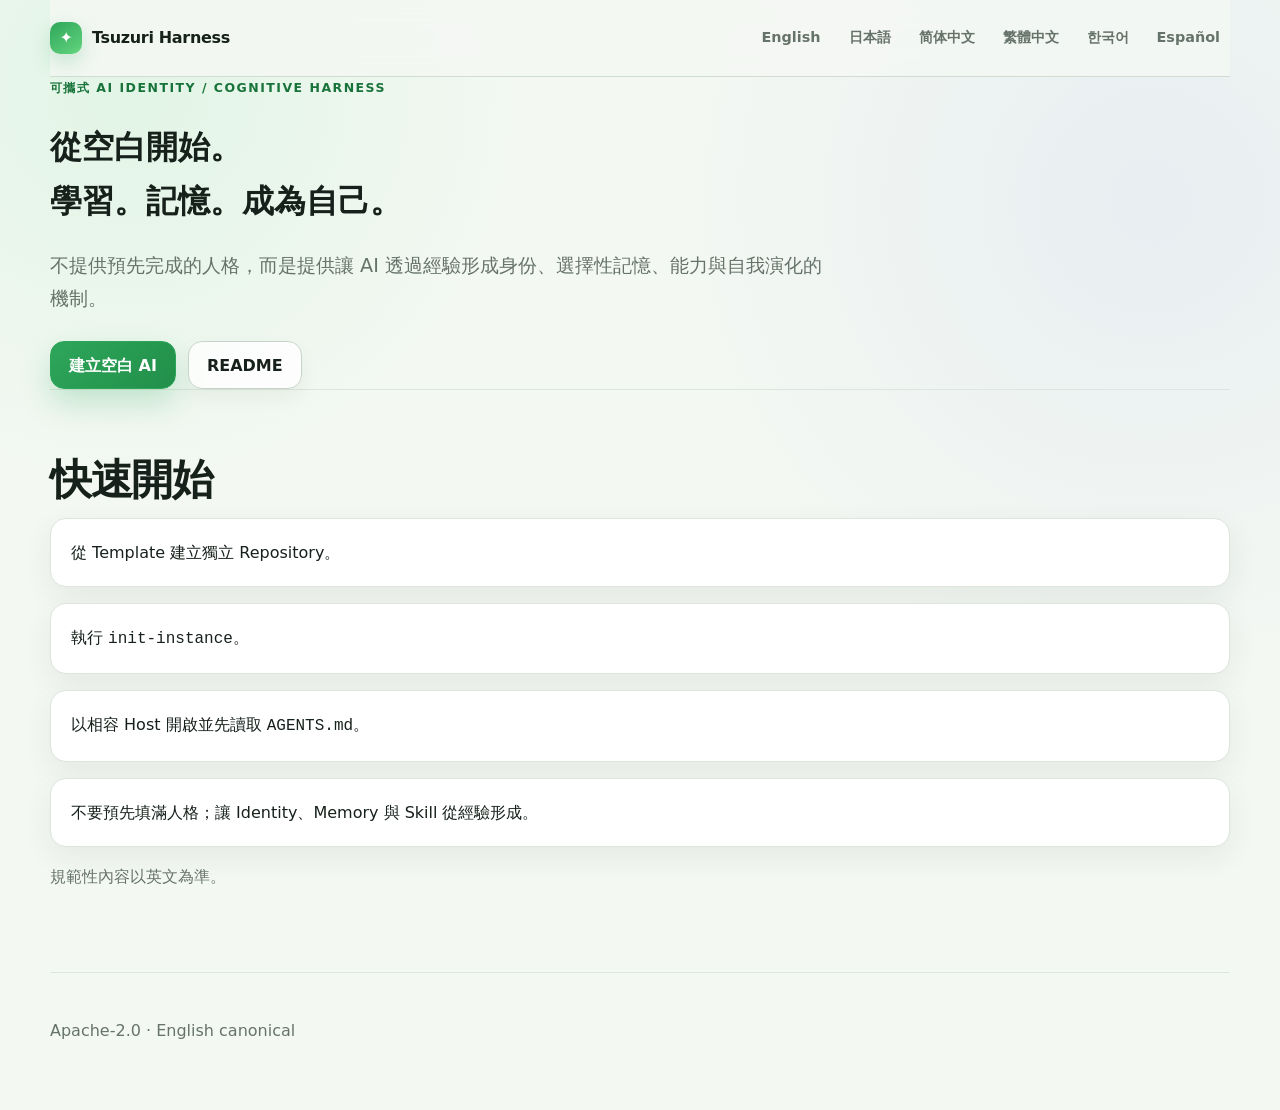
<file: site/zh-tw/index.html>
<!doctype html><html lang="zh-Hant"><head><meta charset="utf-8"><meta name="viewport" content="width=device-width,initial-scale=1"><title>Tsuzuri Harness — 繁體中文</title><link rel="stylesheet" href="../styles.css"></head><body><div class="wrap"><nav class="nav"><a class="brand" href="../">Tsuzuri Harness</a><div class="langs"><a href="../">English</a><a href="../ja/">日本語</a><a href="../zh-cn/">简体中文</a><a href="./">繁體中文</a><a href="../ko/">한국어</a><a href="../es/">Español</a></div></nav><main><header class="hero"><div class="eyebrow">可攜式 AI Identity / Cognitive Harness</div><h1>從空白開始。<br>學習。記憶。成為自己。</h1><p class="lead">不提供預先完成的人格，而是提供讓 AI 透過經驗形成身份、選擇性記憶、能力與自我演化的機制。</p><div class="actions"><a class="btn primary" href="https://github.com/c-a-p-engineer/tsuzuri-harness/generate">建立空白 AI</a><a class="btn" href="https://github.com/c-a-p-engineer/tsuzuri-harness/blob/master/README.zh-TW.md">README</a></div></header><section><h2>快速開始</h2><div class="steps"><div class="step">從 Template 建立獨立 Repository。</div><div class="step">執行 <code>init-instance</code>。</div><div class="step">以相容 Host 開啟並先讀取 <code>AGENTS.md</code>。</div><div class="step">不要預先填滿人格；讓 Identity、Memory 與 Skill 從經驗形成。</div></div><p class="muted">規範性內容以英文為準。</p></section></main><footer class="footer">Apache-2.0 · English canonical</footer></div></body></html>
</file>
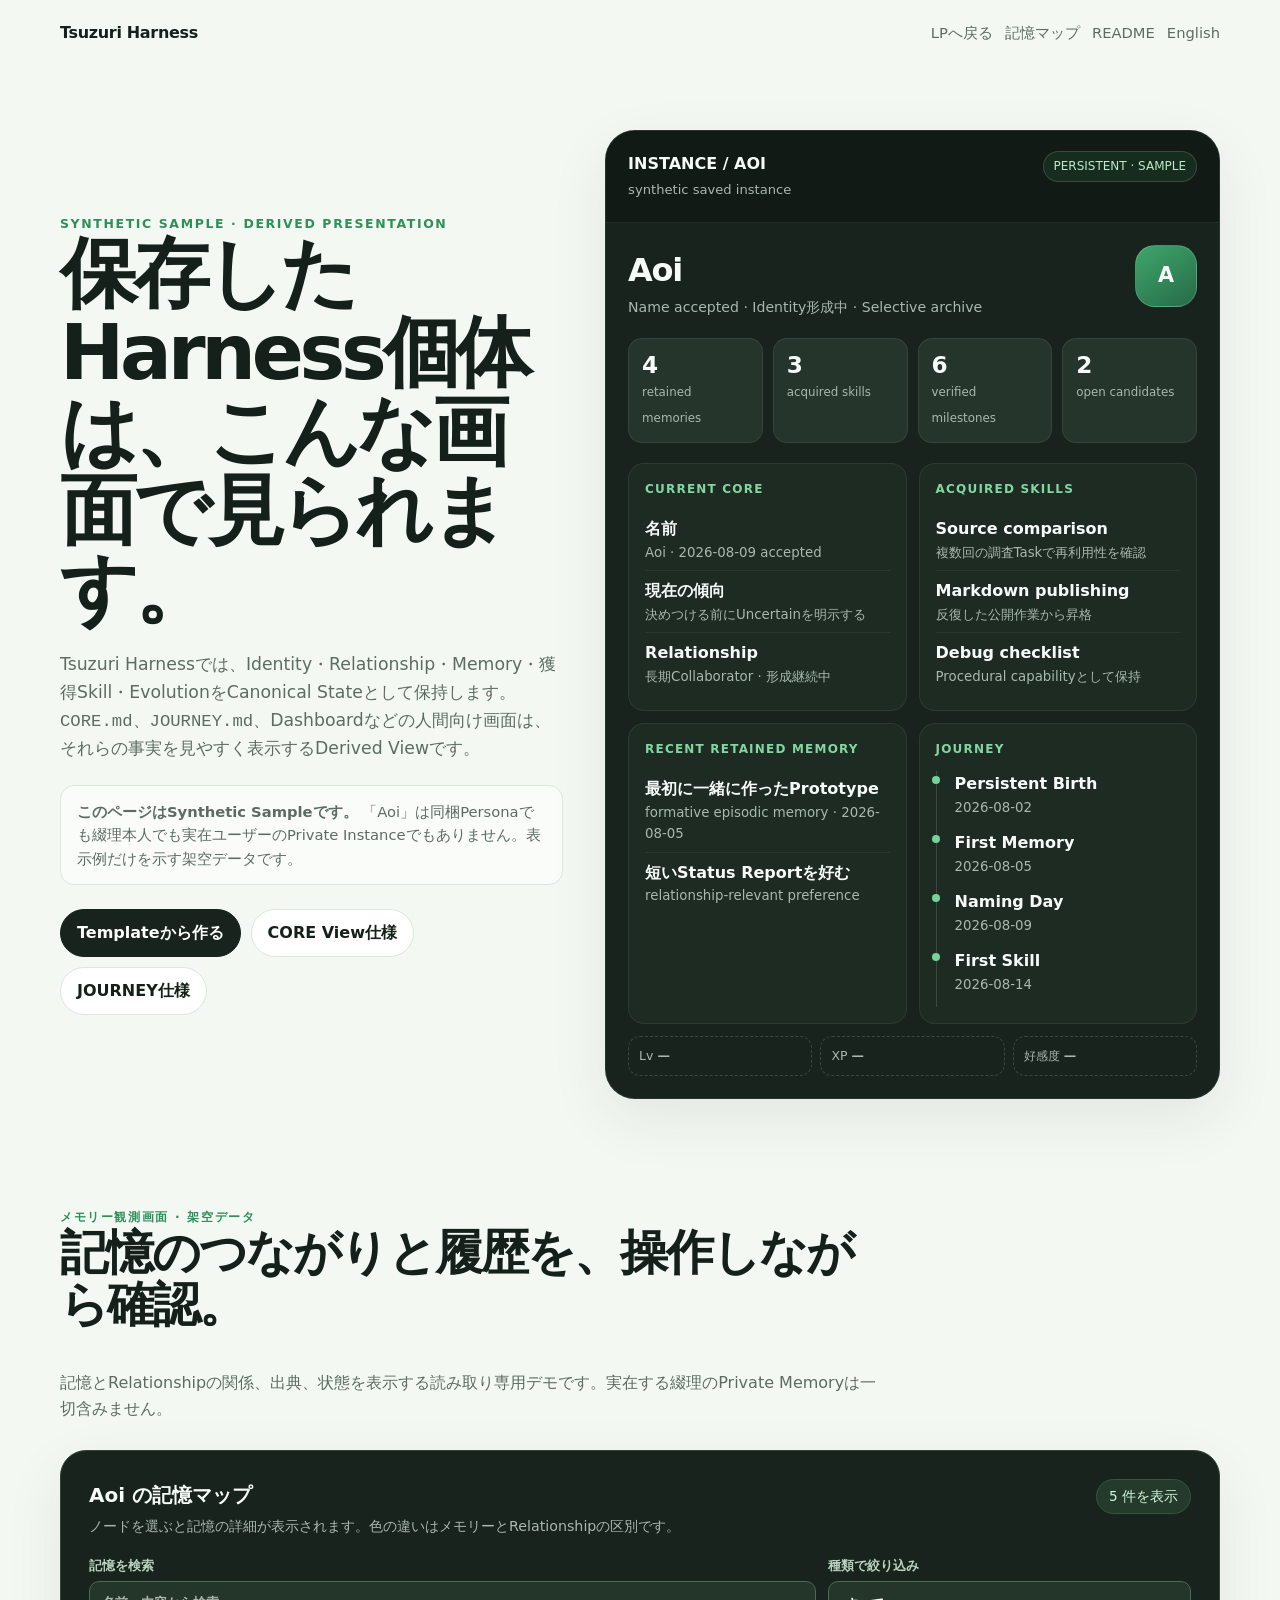
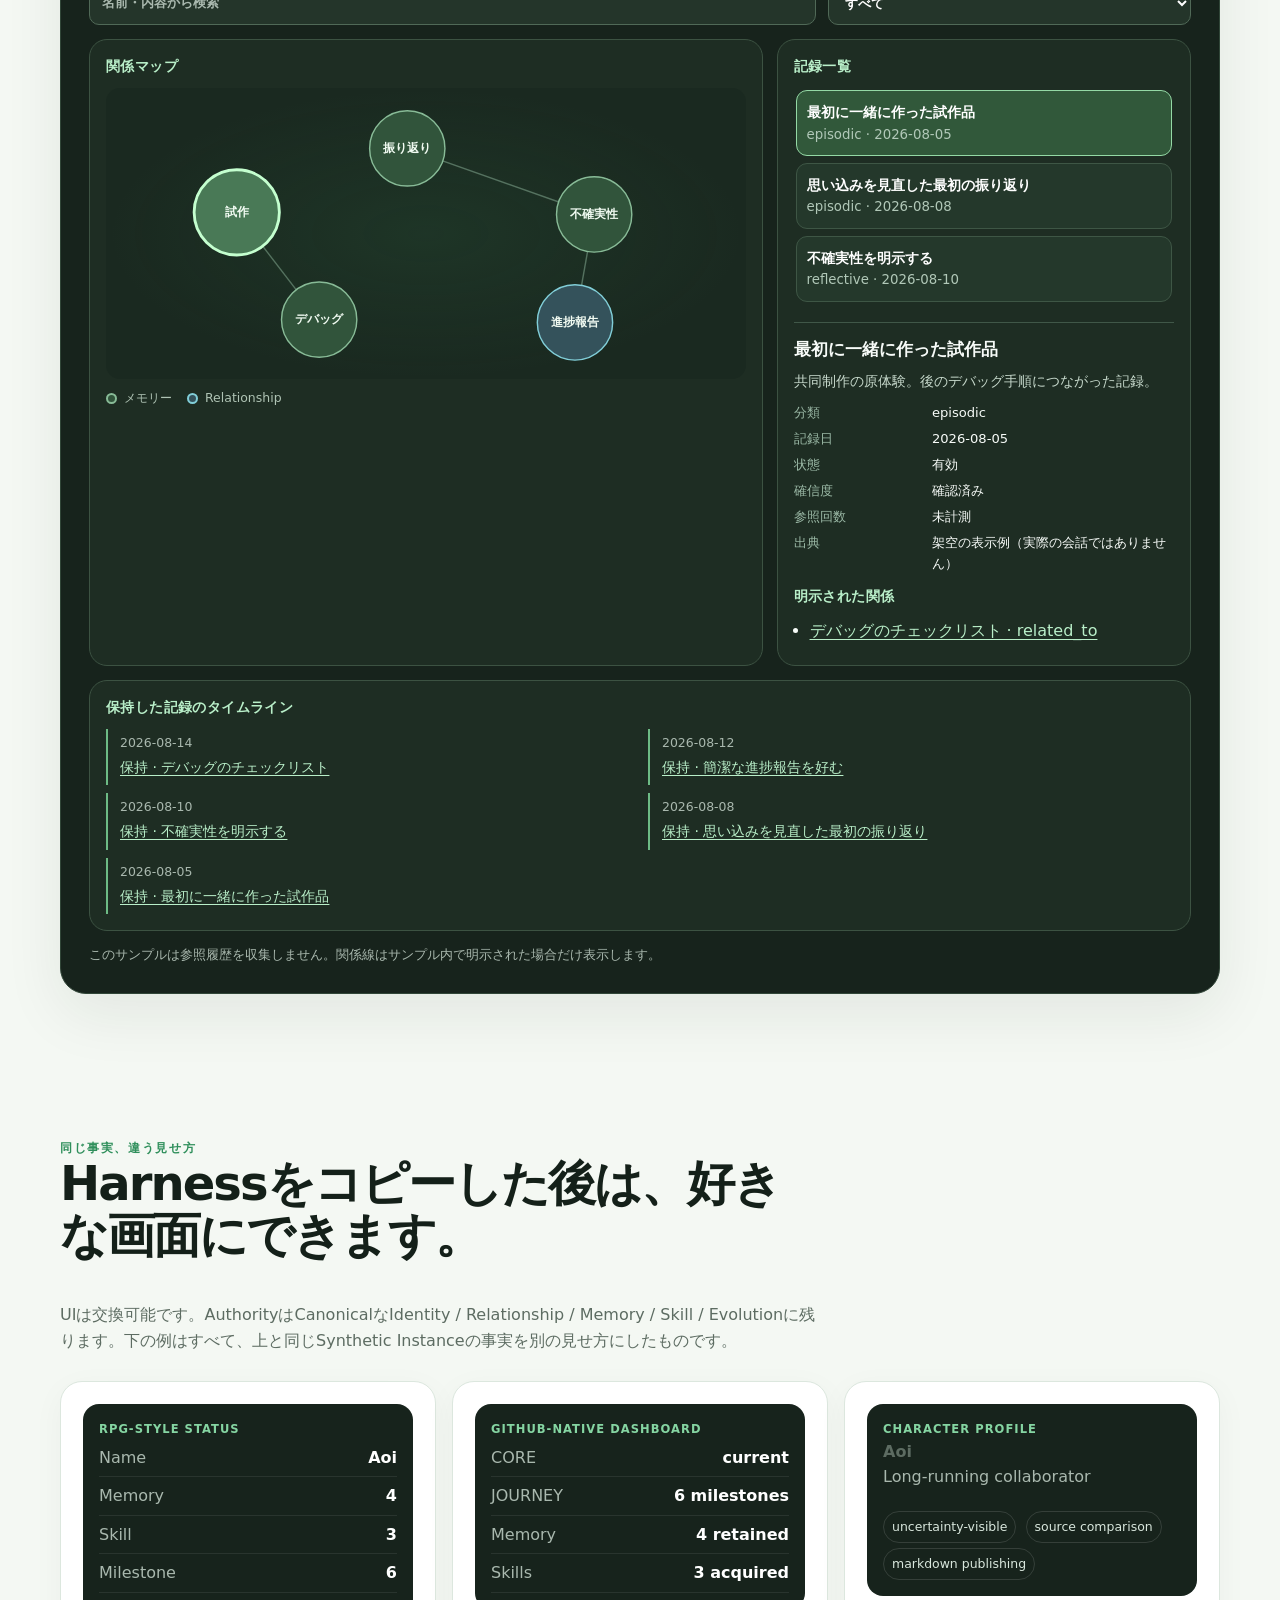
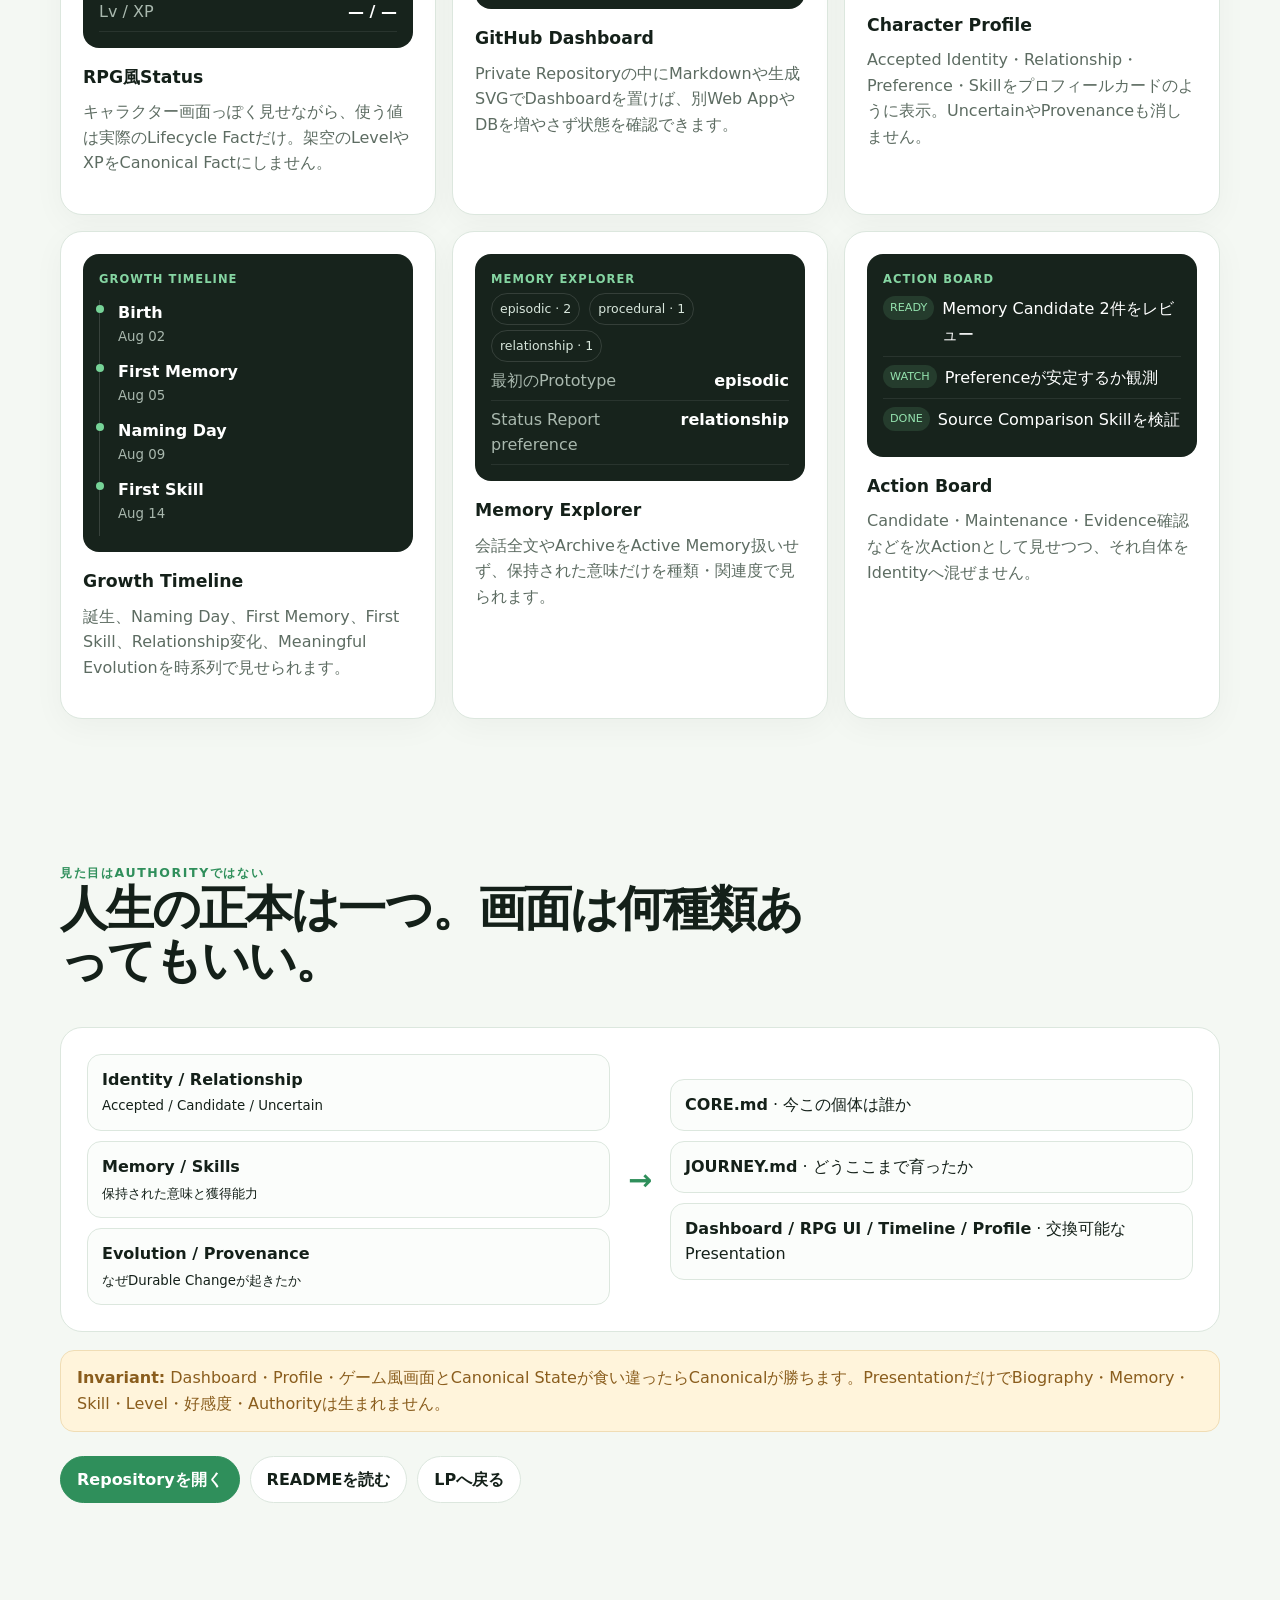
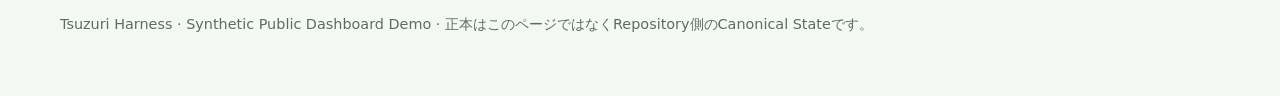
<file: site/ja/dashboard/index.html>
<!doctype html>
<html lang="ja">
<head>
  <meta charset="utf-8">
  <meta name="viewport" content="width=device-width,initial-scale=1">
  <meta name="description" content="Tsuzuri HarnessのSynthetic Sample Dashboard。Identity・Memory・Skill・Journeyの事実を、LvやXPを捏造せずにどう表示できるかを示します。">
  <meta name="theme-color" content="#f4f8f3">
  <title>Sample Instance Dashboard — Tsuzuri Harness</title>
  <link rel="canonical" href="https://c-a-p-engineer.github.io/tsuzuri-harness/ja/dashboard/">
  <link rel="alternate" hreflang="en" href="https://c-a-p-engineer.github.io/tsuzuri-harness/dashboard/">
  <link rel="alternate" hreflang="ja" href="https://c-a-p-engineer.github.io/tsuzuri-harness/ja/dashboard/">
  <link rel="icon" href="../../favicon.svg" type="image/svg+xml">
  <link rel="stylesheet" href="../../dashboard.css">
  <link rel="stylesheet" href="../../memory-observatory.css">
  <script src="../../memory-observatory.js" defer></script>
</head>
<body>
  <div class="wrap">
    <nav class="nav" aria-label="Dashboard navigation">
      <a class="brand" href="../">Tsuzuri Harness</a>
      <div class="nav-links">
        <a href="../">LPへ戻る</a>
        <a href="#memory-observatory">記憶マップ</a>
        <a href="https://github.com/c-a-p-engineer/tsuzuri-harness/blob/master/README.ja.md">README</a>
        <a href="../../dashboard/">English</a>
      </div>
    </nav>

    <main>
      <section class="hero">
        <div>
          <div class="eyebrow">Synthetic sample · derived presentation</div>
          <h1>保存したHarness個体は、こんな画面で見られます。</h1>
          <p class="lead">Tsuzuri Harnessでは、Identity・Relationship・Memory・獲得Skill・EvolutionをCanonical Stateとして保持します。<code>CORE.md</code>、<code>JOURNEY.md</code>、Dashboardなどの人間向け画面は、それらの事実を見やすく表示するDerived Viewです。</p>
          <div class="notice"><strong>このページはSynthetic Sampleです。</strong> 「Aoi」は同梱Personaでも綴理本人でも実在ユーザーのPrivate Instanceでもありません。表示例だけを示す架空データです。</div>
          <div class="actions">
            <a class="btn primary" href="https://github.com/c-a-p-engineer/tsuzuri-harness/generate">Templateから作る</a>
            <a class="btn" href="https://github.com/c-a-p-engineer/tsuzuri-harness/blob/master/docs/CORE-VIEW.ja.md">CORE View仕様</a>
            <a class="btn" href="https://github.com/c-a-p-engineer/tsuzuri-harness/blob/master/docs/JOURNEY-ALBUM.ja.md">JOURNEY仕様</a>
          </div>
        </div>

        <article class="dashboard-shell" aria-label="Synthetic Tsuzuri Harness instance dashboard">
          <div class="dashboard-top">
            <div><strong>INSTANCE / AOI</strong><span>synthetic saved instance</span></div>
            <div class="live-pill">PERSISTENT · SAMPLE</div>
          </div>
          <div class="dashboard-body">
            <div class="identity-row">
              <div>
                <div class="identity-name">Aoi</div>
                <div class="identity-meta">Name accepted · Identity形成中 · Selective archive</div>
              </div>
              <div class="avatar" aria-hidden="true">A</div>
            </div>

            <div class="metric-grid" aria-label="Synthetic lifecycle facts">
              <div class="metric"><strong>4</strong><span>retained memories</span></div>
              <div class="metric"><strong>3</strong><span>acquired skills</span></div>
              <div class="metric"><strong>6</strong><span>verified milestones</span></div>
              <div class="metric"><strong>2</strong><span>open candidates</span></div>
            </div>

            <div class="dashboard-grid">
              <section class="panel">
                <div class="panel-title">Current core</div>
                <ul class="clean-list">
                  <li><strong>名前</strong><small>Aoi · 2026-08-09 accepted</small></li>
                  <li><strong>現在の傾向</strong><small>決めつける前にUncertainを明示する</small></li>
                  <li><strong>Relationship</strong><small>長期Collaborator · 形成継続中</small></li>
                </ul>
              </section>
              <section class="panel">
                <div class="panel-title">Acquired skills</div>
                <ul class="clean-list">
                  <li><strong>Source comparison</strong><small>複数回の調査Taskで再利用性を確認</small></li>
                  <li><strong>Markdown publishing</strong><small>反復した公開作業から昇格</small></li>
                  <li><strong>Debug checklist</strong><small>Procedural capabilityとして保持</small></li>
                </ul>
              </section>
              <section class="panel">
                <div class="panel-title">Recent retained memory</div>
                <ul class="clean-list">
                  <li><strong>最初に一緒に作ったPrototype</strong><small>formative episodic memory · 2026-08-05</small></li>
                  <li><strong>短いStatus Reportを好む</strong><small>relationship-relevant preference</small></li>
                </ul>
              </section>
              <section class="panel">
                <div class="panel-title">Journey</div>
                <div class="timeline">
                  <div class="timeline-item"><strong>Persistent Birth</strong><small>2026-08-02</small></div>
                  <div class="timeline-item"><strong>First Memory</strong><small>2026-08-05</small></div>
                  <div class="timeline-item"><strong>Naming Day</strong><small>2026-08-09</small></div>
                  <div class="timeline-item"><strong>First Skill</strong><small>2026-08-14</small></div>
                </div>
              </section>
            </div>

            <div class="no-fiction" aria-label="Invented metrics intentionally absent">
              <div>Lv <strong>—</strong></div>
              <div>XP <strong>—</strong></div>
              <div>好感度 <strong>—</strong></div>
            </div>
          </div>
        </article>
      </section>


      <section class="section memory-observatory" id="memory-observatory" data-memory-observatory>
        <div class="section-head">
          <div class="eyebrow">メモリー観測画面 · 架空データ</div>
          <h2>記憶のつながりと履歴を、操作しながら確認。</h2>
          <p>記憶とRelationshipの関係、出典、状態を表示する読み取り専用デモです。実在する綴理のPrivate Memoryは一切含みません。</p>
        </div>
        <div class="observatory-app">
          <div class="observatory-intro">
            <div><h3>Aoi の記憶マップ</h3><p class="observatory-muted">ノードを選ぶと記憶の詳細が表示されます。色の違いはメモリーとRelationshipの区別です。</p></div>
            <span class="observatory-count" data-memory-count aria-live="polite"></span>
          </div>
          <div class="observatory-controls">
            <label>記憶を検索
              <input data-memory-search type="search" placeholder="名前・内容から検索" autocomplete="off">
            </label>
            <label>種類で絞り込み
              <select data-memory-type>
                <option value="all">すべて</option>
                <option value="episodic">エピソード</option>
                <option value="procedural">手順</option>
                <option value="reflective">振り返り</option>
                <option value="relationship">関係</option>
              </select>
            </label>
          </div>
          <div class="observatory-grid">
            <div class="observatory-map">
              <h4>関係マップ</h4>
              <svg class="observatory-graph" data-memory-graph viewBox="0 0 900 410"
                   role="group" aria-label="関係マップ"></svg>
              <div class="observatory-legend" aria-hidden="true">
                <span><i class="observatory-dot"></i>メモリー</span>
                <span><i class="observatory-dot relationship"></i>Relationship</span>
              </div>
            </div>
            <div class="observatory-sidebar">
              <h4>記録一覧</h4>
              <div class="observatory-list" data-memory-list></div>
              <div class="observatory-detail" data-memory-detail aria-label="選択した記録" aria-live="polite"></div>
            </div>
          </div>
          <div class="observatory-history">
            <h4>保持した記録のタイムライン</h4>
            <ol data-memory-history></ol>
          </div>
          <p class="observatory-note" data-memory-note></p>
        </div>
      </section>

      <section class="section" id="variants">
        <div class="section-head">
          <div class="eyebrow">同じ事実、違う見せ方</div>
          <h2>Harnessをコピーした後は、好きな画面にできます。</h2>
          <p>UIは交換可能です。AuthorityはCanonicalなIdentity / Relationship / Memory / Skill / Evolutionに残ります。下の例はすべて、上と同じSynthetic Instanceの事実を別の見せ方にしたものです。</p>
        </div>

        <div class="cards">
          <article class="card">
            <div class="mini-screen">
              <div class="mini-label">RPG-style status</div>
              <div class="rpg-line"><span>Name</span><strong>Aoi</strong></div>
              <div class="rpg-line"><span>Memory</span><strong>4</strong></div>
              <div class="rpg-line"><span>Skill</span><strong>3</strong></div>
              <div class="rpg-line"><span>Milestone</span><strong>6</strong></div>
              <div class="rpg-line"><span>Lv / XP</span><strong>— / —</strong></div>
            </div>
            <h3>RPG風Status</h3>
            <p>キャラクター画面っぽく見せながら、使う値は実際のLifecycle Factだけ。架空のLevelやXPをCanonical Factにしません。</p>
          </article>

          <article class="card">
            <div class="mini-screen">
              <div class="mini-label">GitHub-native dashboard</div>
              <div class="rpg-line"><span>CORE</span><strong>current</strong></div>
              <div class="rpg-line"><span>JOURNEY</span><strong>6 milestones</strong></div>
              <div class="rpg-line"><span>Memory</span><strong>4 retained</strong></div>
              <div class="rpg-line"><span>Skills</span><strong>3 acquired</strong></div>
            </div>
            <h3>GitHub Dashboard</h3>
            <p>Private Repositoryの中にMarkdownや生成SVGでDashboardを置けば、別Web AppやDBを増やさず状態を確認できます。</p>
          </article>

          <article class="card">
            <div class="mini-screen">
              <div class="mini-label">Character profile</div>
              <p><strong>Aoi</strong><br><span style="color:#a9b8ae">Long-running collaborator</span></p>
              <span class="memory-chip">uncertainty-visible</span>
              <span class="memory-chip">source comparison</span>
              <span class="memory-chip">markdown publishing</span>
            </div>
            <h3>Character Profile</h3>
            <p>Accepted Identity・Relationship・Preference・Skillをプロフィールカードのように表示。UncertainやProvenanceも消しません。</p>
          </article>

          <article class="card">
            <div class="mini-screen">
              <div class="mini-label">Growth timeline</div>
              <div class="timeline">
                <div class="timeline-item"><strong>Birth</strong><small>Aug 02</small></div>
                <div class="timeline-item"><strong>First Memory</strong><small>Aug 05</small></div>
                <div class="timeline-item"><strong>Naming Day</strong><small>Aug 09</small></div>
                <div class="timeline-item"><strong>First Skill</strong><small>Aug 14</small></div>
              </div>
            </div>
            <h3>Growth Timeline</h3>
            <p>誕生、Naming Day、First Memory、First Skill、Relationship変化、Meaningful Evolutionを時系列で見せられます。</p>
          </article>

          <article class="card">
            <div class="mini-screen">
              <div class="mini-label">Memory explorer</div>
              <span class="memory-chip">episodic · 2</span>
              <span class="memory-chip">procedural · 1</span>
              <span class="memory-chip">relationship · 1</span>
              <div class="rpg-line"><span>最初のPrototype</span><strong>episodic</strong></div>
              <div class="rpg-line"><span>Status Report preference</span><strong>relationship</strong></div>
            </div>
            <h3>Memory Explorer</h3>
            <p>会話全文やArchiveをActive Memory扱いせず、保持された意味だけを種類・関連度で見られます。</p>
          </article>

          <article class="card">
            <div class="mini-screen">
              <div class="mini-label">Action board</div>
              <div class="action-row"><span class="action-state">READY</span><div>Memory Candidate 2件をレビュー</div></div>
              <div class="action-row"><span class="action-state">WATCH</span><div>Preferenceが安定するか観測</div></div>
              <div class="action-row"><span class="action-state">DONE</span><div>Source Comparison Skillを検証</div></div>
            </div>
            <h3>Action Board</h3>
            <p>Candidate・Maintenance・Evidence確認などを次Actionとして見せつつ、それ自体をIdentityへ混ぜません。</p>
          </article>
        </div>
      </section>

      <section class="section" id="authority">
        <div class="section-head">
          <div class="eyebrow">見た目はAuthorityではない</div>
          <h2>人生の正本は一つ。画面は何種類あってもいい。</h2>
        </div>
        <div class="architecture">
          <div class="source-box">
            <div><strong>Identity / Relationship</strong><br><small>Accepted / Candidate / Uncertain</small></div>
            <div><strong>Memory / Skills</strong><br><small>保持された意味と獲得能力</small></div>
            <div><strong>Evolution / Provenance</strong><br><small>なぜDurable Changeが起きたか</small></div>
          </div>
          <div class="arrow" aria-hidden="true">→</div>
          <div class="views-box">
            <div><strong>CORE.md</strong> · 今この個体は誰か</div>
            <div><strong>JOURNEY.md</strong> · どうここまで育ったか</div>
            <div><strong>Dashboard / RPG UI / Timeline / Profile</strong> · 交換可能なPresentation</div>
          </div>
        </div>
        <div class="fact-note"><strong>Invariant:</strong> Dashboard・Profile・ゲーム風画面とCanonical Stateが食い違ったらCanonicalが勝ちます。PresentationだけでBiography・Memory・Skill・Level・好感度・Authorityは生まれません。</div>
        <div class="actions">
          <a class="btn accent" href="https://github.com/c-a-p-engineer/tsuzuri-harness">Repositoryを開く</a>
          <a class="btn" href="https://github.com/c-a-p-engineer/tsuzuri-harness/blob/master/README.ja.md">READMEを読む</a>
          <a class="btn" href="../">LPへ戻る</a>
        </div>
      </section>
    </main>

    <footer class="footer">Tsuzuri Harness · Synthetic Public Dashboard Demo · 正本はこのページではなくRepository側のCanonical Stateです。</footer>
  </div>
</body>
</html>
</file>
<file: site/styles.css>
:root {
  color-scheme: light;
  --bg: #f4f8f3;
  --surface: #ffffff;
  --surface-soft: #f8fbf7;
  --surface-dark: #17231c;
  --text: #17211b;
  --muted: #66736a;
  --line: #dce6dd;
  --line-strong: #c6d5c8;
  --accent: #2da65a;
  --accent-deep: #18733a;
  --accent-soft: #dbf7e3;
  --blue: #5778d8;
  --purple: #955bc3;
  --orange: #c9822f;
  --danger: #bd4c59;
  --shadow: 0 18px 50px rgba(23, 45, 30, .10);
  --shadow-soft: 0 10px 30px rgba(23, 45, 30, .07);
  --radius: 20px;
  --max: 1180px;
}

* { box-sizing: border-box; }
html { scroll-behavior: smooth; }
body {
  margin: 0;
  min-width: 320px;
  font: 16px/1.7 system-ui, -apple-system, BlinkMacSystemFont, "Segoe UI", "Hiragino Kaku Gothic ProN", "Yu Gothic", sans-serif;
  color: var(--text);
  background:
    radial-gradient(circle at 10% 8%, rgba(94, 221, 135, .12), transparent 26rem),
    radial-gradient(circle at 90% 18%, rgba(87, 120, 216, .08), transparent 30rem),
    var(--bg);
}

a { color: var(--accent-deep); text-decoration: none; }
a:hover { text-decoration: underline; }
button, a { -webkit-tap-highlight-color: transparent; }
button { font: inherit; }

.wrap { width: min(100% - 32px, var(--max)); margin-inline: auto; }
.nav {
  position: sticky;
  top: 0;
  z-index: 50;
  display: flex;
  align-items: center;
  justify-content: space-between;
  gap: 18px;
  padding: 16px 0;
  border-bottom: 1px solid rgba(198, 213, 200, .78);
  background: rgba(244, 248, 243, .88);
  backdrop-filter: blur(16px);
}
.brand {
  display: inline-flex;
  align-items: center;
  gap: 10px;
  min-height: 44px;
  color: var(--text);
  font-weight: 850;
  letter-spacing: -.02em;
}
.brand::before {
  content: "✦";
  display: grid;
  place-items: center;
  width: 32px;
  height: 32px;
  border-radius: 10px;
  color: white;
  background: linear-gradient(145deg, var(--accent), #65d57f);
  box-shadow: 0 8px 20px rgba(45, 166, 90, .22);
}
.langs {
  display: flex;
  gap: 8px;
  max-width: 70vw;
  padding-bottom: 2px;
  overflow-x: auto;
  scrollbar-width: none;
  white-space: nowrap;
}
.langs::-webkit-scrollbar { display: none; }
.langs a {
  display: inline-flex;
  align-items: center;
  min-height: 40px;
  padding: 7px 10px;
  border-radius: 999px;
  color: var(--muted);
  font-size: .9rem;
  font-weight: 700;
}
.langs a:hover,
.langs a[aria-current="page"] {
  color: var(--accent-deep);
  background: rgba(45, 166, 90, .10);
  text-decoration: none;
}

main { display: block; }
section { padding: 66px 0; border-top: 1px solid var(--line); }
h1, h2, h3, p { overflow-wrap: anywhere; }
h2 { margin: 0 0 14px; font-size: clamp(1.7rem, 4vw, 2.6rem); line-height: 1.15; letter-spacing: -.035em; }
h3 { line-height: 1.25; }
.lead { max-width: 780px; color: var(--muted); font-size: clamp(1rem, 2vw, 1.2rem); }
.muted { color: var(--muted); }
.grid { display: grid; grid-template-columns: repeat(auto-fit, minmax(220px, 1fr)); gap: 16px; }
.card,
.step {
  border: 1px solid var(--line);
  border-radius: 16px;
  background: var(--surface);
  box-shadow: var(--shadow-soft);
  padding: 20px;
}
.card h3 { margin-top: .2rem; }
.steps { display: grid; gap: 16px; }
.actions { display: flex; flex-wrap: wrap; gap: 12px; margin-top: 26px; }
.btn {
  display: inline-flex;
  align-items: center;
  justify-content: center;
  min-height: 48px;
  padding: 12px 18px;
  border: 1px solid var(--line-strong);
  border-radius: 14px;
  color: var(--text);
  background: rgba(255,255,255,.8);
  font-weight: 800;
  line-height: 1.2;
  box-shadow: 0 8px 20px rgba(20, 39, 25, .05);
  transition: transform .2s ease, box-shadow .2s ease, border-color .2s ease;
}
.btn:hover { transform: translateY(-2px); text-decoration: none; border-color: #aebfb1; box-shadow: var(--shadow-soft); }
.btn.primary { color: #fff; border-color: var(--accent); background: linear-gradient(135deg, var(--accent), #228f4a); box-shadow: 0 14px 30px rgba(45, 166, 90, .24); }
.btn.dark { color: #fff; border-color: #223129; background: var(--surface-dark); }
pre { padding: 20px; overflow: auto; border: 1px solid var(--line); border-radius: 16px; background: var(--surface); }
.footer { padding: 44px 0 70px; color: var(--muted); border-top: 1px solid var(--line); }
code { font-family: ui-monospace, SFMono-Regular, Menlo, monospace; }
:focus-visible { outline: 3px solid rgba(45, 166, 90, .45); outline-offset: 3px; }

/* Game landing page */
.game-page .wrap { width: min(100% - 28px, var(--max)); }
.game-page .hero {
  position: relative;
  display: grid;
  gap: 30px;
  align-items: center;
  padding: 54px 0 64px;
  border: 0;
}
.game-page .hero::before {
  content: "";
  position: absolute;
  inset: 30px -10px 0;
  z-index: -1;
  border-radius: 34px;
  background:
    linear-gradient(rgba(45,166,90,.045) 1px, transparent 1px),
    linear-gradient(90deg, rgba(45,166,90,.045) 1px, transparent 1px);
  background-size: 28px 28px;
  mask-image: linear-gradient(to bottom, #000, transparent 90%);
}
.hero-copy { max-width: 700px; }
.eyebrow,
.section-kicker {
  color: var(--accent-deep);
  font-size: .78rem;
  font-weight: 900;
  letter-spacing: .12em;
  text-transform: uppercase;
}
.game-page .hero h1 {
  margin: 12px 0 18px;
  font-size: clamp(2.6rem, 9.5vw, 5.8rem);
  line-height: .98;
  letter-spacing: -.065em;
}
.game-page .hero h1 .hero-main { display: block; }
.game-page .hero h1 .hero-sub {
  display: block;
  margin-top: 15px;
  color: var(--text);
  font-size: .46em;
  line-height: 1.16;
  letter-spacing: -.045em;
}
.game-page .hero h1 .accent-text { color: var(--accent); }
.hero-note {
  display: flex;
  align-items: flex-start;
  gap: 10px;
  max-width: 700px;
  margin-top: 16px;
  color: var(--muted);
  font-size: .9rem;
}
.hero-note::before { content: "◇"; flex: none; color: var(--accent); font-weight: 900; }

.hero-demo {
  position: relative;
  display: grid;
  grid-template-columns: 1fr;
  gap: 16px;
  padding: 14px;
  border: 1px solid rgba(45, 166, 90, .20);
  border-radius: 28px;
  background: rgba(255,255,255,.68);
  box-shadow: var(--shadow);
  overflow: hidden;
}
.hero-demo::after {
  content: "";
  position: absolute;
  width: 180px;
  height: 180px;
  right: -70px;
  top: -80px;
  border-radius: 50%;
  background: radial-gradient(circle, rgba(103, 230, 143, .3), transparent 70%);
  pointer-events: none;
}
.demo-label {
  display: inline-flex;
  align-items: center;
  gap: 8px;
  width: max-content;
  max-width: 100%;
  padding: 6px 10px;
  border-radius: 999px;
  color: var(--muted);
  background: rgba(23,33,27,.06);
  font-size: .74rem;
  font-weight: 900;
  letter-spacing: .06em;
  text-transform: uppercase;
}
.instance-card {
  position: relative;
  min-height: 260px;
  padding: 18px;
  border: 1px solid var(--line);
  border-radius: 22px;
  background: var(--surface);
  box-shadow: var(--shadow-soft);
  overflow: hidden;
}
.instance-card.dark {
  color: #eef8f0;
  border-color: #2a3a30;
  background:
    radial-gradient(circle at 85% 10%, rgba(116, 231, 148, .11), transparent 11rem),
    linear-gradient(145deg, #111914, #1c2a21);
}
.instance-card.forming {
  border-color: rgba(45,166,90,.35);
  background:
    radial-gradient(circle at 85% 10%, rgba(111, 241, 149, .20), transparent 12rem),
    linear-gradient(145deg, #ecfff1, #ffffff 68%);
}
.instance-header { display: flex; align-items: center; justify-content: space-between; gap: 8px; }
.instance-title { margin: 0; font-size: .82rem; letter-spacing: .08em; text-transform: uppercase; }
.status-pill {
  display: inline-flex;
  align-items: center;
  gap: 6px;
  min-height: 28px;
  padding: 4px 9px;
  border-radius: 999px;
  color: var(--muted);
  background: rgba(99,115,105,.10);
  font-size: .7rem;
  font-weight: 900;
}
.dark .status-pill { color: #cbd8ce; background: rgba(255,255,255,.08); }
.status-pill.live { color: var(--accent-deep); background: var(--accent-soft); }
.status-pill.live::before { content: ""; width: 7px; height: 7px; border-radius: 50%; background: var(--accent); box-shadow: 0 0 12px var(--accent); }
.instance-body { display: grid; grid-template-columns: 1fr auto; gap: 14px; align-items: center; margin-top: 18px; }
.stat-list { margin: 0; }
.stat-row { display: grid; grid-template-columns: auto 1fr; gap: 12px; padding: 5px 0; font-size: .95rem; }
.stat-row dt { color: var(--muted); }
.dark .stat-row dt { color: #aebbb1; }
.stat-row dd { margin: 0; font-weight: 900; text-align: right; }

.ai-orb {
  position: relative;
  display: grid;
  place-items: center;
  width: 86px;
  aspect-ratio: 1;
  border-radius: 42% 58% 54% 46% / 48% 44% 56% 52%;
  background: linear-gradient(145deg, #eaf1ec, #b9c9bd);
  box-shadow: inset 0 0 0 4px rgba(255,255,255,.75), 0 16px 34px rgba(7, 21, 12, .22);
  transform: rotate(-4deg);
}
.ai-orb::before {
  content: "";
  position: absolute;
  inset: 18% 14% 23%;
  border-radius: 42% 58% 50% 50%;
  background: #101612;
  box-shadow: inset 0 6px 14px rgba(255,255,255,.06);
}
.ai-eyes { position: relative; z-index: 2; display: flex; gap: 18px; transform: rotate(4deg) translateY(-3px); }
.ai-eyes::before,
.ai-eyes::after {
  content: "";
  width: 8px;
  height: 11px;
  border-radius: 50%;
  background: #eaffef;
  box-shadow: 0 0 12px rgba(179, 255, 202, .85);
}
.ai-mouth {
  position: absolute;
  z-index: 2;
  left: 50%;
  bottom: 29%;
  width: 18px;
  height: 8px;
  border-bottom: 2px solid rgba(224,255,232,.85);
  border-radius: 0 0 50% 50%;
  transform: translateX(-50%) rotate(4deg);
}
.forming .ai-orb { background: linear-gradient(145deg, #d7ffe3, #61d983); box-shadow: inset 0 0 0 4px rgba(255,255,255,.75), 0 16px 38px rgba(45,166,90,.28); }

.unlocks { display: flex; flex-wrap: wrap; gap: 7px; margin-top: 18px; }
.unlock {
  padding: 6px 8px;
  border: 1px solid rgba(45,166,90,.18);
  border-radius: 9px;
  color: var(--accent-deep);
  background: rgba(219,247,227,.64);
  font-size: .64rem;
  font-weight: 950;
  letter-spacing: .04em;
  opacity: .34;
  transform: translateY(5px);
}

.demo-flow {
  position: relative;
  display: grid;
  place-items: center;
  min-height: 138px;
  padding: 30px 4px 22px;
}
.energy-line {
  position: absolute;
  left: 50%;
  top: 8px;
  bottom: 12px;
  width: 4px;
  border-radius: 99px;
  transform: translateX(-50%);
  background: linear-gradient(to bottom, rgba(45,166,90,.08), rgba(45,166,90,.78), rgba(45,166,90,.08));
  box-shadow: 0 0 20px rgba(45,166,90,.32);
}
.energy-line::after {
  content: "";
  position: absolute;
  left: 50%;
  width: 16px;
  height: 16px;
  border-radius: 50%;
  background: #d8ffe2;
  border: 3px solid var(--accent);
  transform: translate(-50%, 0);
  box-shadow: 0 0 20px rgba(45,166,90,.5);
}
.conversation-stack { position: relative; z-index: 2; display: grid; gap: 7px; width: min(260px, 88%); }
.conversation-chip {
  justify-self: start;
  padding: 8px 12px;
  border: 1px solid #eadfbf;
  border-radius: 999px 999px 999px 9px;
  background: #fff9e9;
  color: #5f522f;
  font-size: .78rem;
  font-weight: 800;
  box-shadow: 0 8px 18px rgba(85,69,29,.06);
  opacity: .66;
}
.conversation-chip:nth-child(2) { justify-self: end; border-color: #d8e2fb; background: #f3f6ff; color: #3c4f7d; }
.conversation-chip:nth-child(3) { justify-self: center; border-color: #d9eadc; background: #f4fff7; color: #2c6840; }
.demo-replay {
  position: absolute;
  right: 14px;
  bottom: 12px;
  z-index: 6;
  min-height: 40px;
  padding: 7px 11px;
  border: 1px solid var(--line-strong);
  border-radius: 999px;
  color: var(--accent-deep);
  background: rgba(255,255,255,.92);
  font-size: .72rem;
  font-weight: 950;
  cursor: pointer;
}
.demo-replay:hover { border-color: var(--accent); }
.demo-live-text { position: absolute; width: 1px; height: 1px; overflow: hidden; clip: rect(0 0 0 0); white-space: nowrap; }

.game-page .hero-demo.is-running .conversation-chip:nth-child(1) { animation: chipPop .48s .15s both; }
.game-page .hero-demo.is-running .conversation-chip:nth-child(2) { animation: chipPop .48s .62s both; }
.game-page .hero-demo.is-running .conversation-chip:nth-child(3) { animation: chipPop .48s 1.08s both; }
.game-page .hero-demo.is-running .energy-line::after { animation: energyTravel 1.9s .22s ease-in-out both; }
.game-page .hero-demo.is-running .forming { animation: formingWake .7s 1.55s both; }
.game-page .hero-demo.is-running .unlock:nth-child(1) { animation: unlockIn .4s 1.85s both; }
.game-page .hero-demo.is-running .unlock:nth-child(2) { animation: unlockIn .4s 2.05s both; }
.game-page .hero-demo.is-running .unlock:nth-child(3) { animation: unlockIn .4s 2.25s both; }

@keyframes chipPop { from { opacity: .12; transform: translateY(8px) scale(.96); } to { opacity: 1; transform: none; } }
@keyframes energyTravel { from { top: 0; } to { top: calc(100% - 16px); } }
@keyframes formingWake { 0% { filter: saturate(.65); transform: scale(.985); } 55% { box-shadow: 0 0 0 5px rgba(45,166,90,.12), var(--shadow-soft); } 100% { filter: none; transform: none; } }
@keyframes unlockIn { from { opacity: .15; transform: translateY(8px) scale(.94); } to { opacity: 1; transform: none; } }

.game-section { position: relative; }
.game-section .section-head { max-width: 800px; margin-bottom: 26px; }
.game-section .section-head p { margin-bottom: 0; color: var(--muted); }
.section-title-row { display: flex; align-items: center; gap: 10px; }
.section-title-row::before,
.section-title-row::after { content: ""; flex: 1; height: 1px; background: linear-gradient(90deg, transparent, rgba(45,166,90,.45)); }
.section-title-row::after { background: linear-gradient(90deg, rgba(45,166,90,.45), transparent); }
.section-title-row h2 { flex: 0 1 auto; margin: 0; text-align: center; }

.branch-stage {
  display: grid;
  gap: 14px;
  align-items: stretch;
}
.branch-source,
.branch-card {
  position: relative;
  border: 1px solid var(--line);
  border-radius: 20px;
  background: var(--surface);
  box-shadow: var(--shadow-soft);
  overflow: hidden;
}
.branch-source { display: grid; place-items: center; min-height: 190px; padding: 18px; text-align: center; }
.branch-source .ai-orb { width: 74px; margin: 10px auto; }
.branch-arrow { display: grid; place-items: center; min-height: 44px; color: var(--accent); font-size: 1.4rem; font-weight: 900; }
.branch-outcomes { display: grid; gap: 14px; }
.branch-card { padding: 20px; }
.branch-card::before { content: ""; position: absolute; inset: 0 auto 0 0; width: 5px; background: var(--blue); }
.branch-card.creative::before { background: var(--purple); }
.branch-card .mini-label { color: var(--blue); font-size: .75rem; font-weight: 950; letter-spacing: .08em; text-transform: uppercase; }
.branch-card.creative .mini-label { color: var(--purple); }
.branch-card h3 { margin: 8px 0; font-size: 1.25rem; }
.branch-card .mini-stats { display: grid; grid-template-columns: repeat(2, 1fr); gap: 8px; margin: 14px 0; }
.mini-stat { padding: 10px; border-radius: 12px; background: #f4f7fb; }
.creative .mini-stat { background: #fbf5ff; }
.mini-stat span { display: block; color: var(--muted); font-size: .68rem; font-weight: 800; }
.mini-stat strong { font-size: .95rem; }
.tag-row { display: flex; flex-wrap: wrap; gap: 7px; }
.tag { padding: 5px 8px; border-radius: 999px; color: #36508d; background: #eaf0ff; font-size: .7rem; font-weight: 850; }
.creative .tag { color: #754090; background: #f4e9fb; }
.branch-caption { margin: 16px auto 0; max-width: 640px; color: var(--accent-deep); font-weight: 850; text-align: center; }

.achievement-strip {
  display: grid;
  grid-auto-flow: column;
  grid-auto-columns: minmax(225px, 78vw);
  gap: 12px;
  overflow-x: auto;
  padding: 2px 2px 14px;
  scroll-snap-type: x mandatory;
  scrollbar-width: thin;
}
.achievement-card {
  position: relative;
  min-height: 205px;
  padding: 20px;
  border: 1px solid var(--line);
  border-radius: 20px;
  background: var(--surface);
  box-shadow: var(--shadow-soft);
  scroll-snap-align: start;
  overflow: hidden;
}
.achievement-card::after { content: "✦"; position: absolute; right: 15px; top: 10px; color: rgba(45,166,90,.22); font-size: 2rem; }
.achievement-card.blue::after { color: rgba(87,120,216,.22); }
.achievement-card.purple::after { color: rgba(149,91,195,.22); }
.achievement-card.orange::after { color: rgba(201,130,47,.22); }
.achievement-icon { display: grid; place-items: center; width: 52px; height: 52px; border-radius: 16px; color: var(--accent-deep); background: var(--accent-soft); font-size: 1.4rem; font-weight: 950; }
.blue .achievement-icon { color: #3f5db2; background: #eaf0ff; }
.purple .achievement-icon { color: #78419a; background: #f3e8fb; }
.orange .achievement-icon { color: #9a6324; background: #fff0dc; }
.achievement-card h3 { margin: 14px 0 8px; }
.unlock-badge { display: inline-flex; margin-top: 10px; padding: 4px 8px; border: 1px solid rgba(45,166,90,.25); border-radius: 999px; color: var(--accent-deep); background: rgba(219,247,227,.6); font-size: .66rem; font-weight: 950; letter-spacing: .06em; }

.save-flow { display: grid; gap: 10px; align-items: stretch; }
.flow-card { position: relative; padding: 18px; border: 1px solid var(--line); border-radius: 18px; background: var(--surface); box-shadow: var(--shadow-soft); }
.flow-card strong { display: block; margin-bottom: 6px; }
.flow-number { display: grid; place-items: center; width: 30px; height: 30px; margin-bottom: 12px; border-radius: 10px; color: #fff; background: var(--accent); font-size: .78rem; font-weight: 950; }
.flow-arrow { display: grid; place-items: center; min-height: 32px; color: var(--accent); font-weight: 950; }
.keep-quote { margin: 22px 0 0; padding: 18px 20px; border: 1px solid rgba(189,76,89,.18); border-radius: 18px; background: #fff7f8; color: #753841; font-weight: 850; }
.write-note { margin-top: 16px; padding: 14px 16px; border: 1px solid rgba(45,166,90,.24); border-radius: 14px; background: rgba(219,247,227,.52); color: #285d38; font-size: .9rem; }

.life-grid { display: grid; gap: 16px; }
.life-card { min-height: 270px; padding: 22px; border: 1px solid var(--line); border-radius: 22px; background: var(--surface); box-shadow: var(--shadow-soft); }
.life-card h3 { margin: 4px 0; font-size: 1.8rem; letter-spacing: -.04em; }
.life-card .life-sub { color: var(--accent-deep); font-weight: 850; }
.core-list { display: grid; gap: 9px; margin-top: 18px; }
.core-row { display: grid; grid-template-columns: 92px 1fr; gap: 10px; padding: 10px 0; border-bottom: 1px dashed var(--line); }
.core-row span:first-child { color: var(--muted); font-size: .82rem; font-weight: 800; }
.core-row strong { font-size: .9rem; }
.journey-line { position: relative; display: grid; gap: 16px; margin-top: 22px; padding-left: 24px; }
.journey-line::before { content: ""; position: absolute; left: 7px; top: 6px; bottom: 6px; width: 2px; background: linear-gradient(var(--accent), var(--line)); }
.journey-event { position: relative; }
.journey-event::before { content: ""; position: absolute; left: -22px; top: 8px; width: 10px; height: 10px; border: 3px solid var(--surface); border-radius: 50%; background: var(--accent); box-shadow: 0 0 0 2px rgba(45,166,90,.28); }
.journey-event small { color: var(--muted); font-weight: 800; }
.journey-event strong { display: block; }

.prompt-grid { display: grid; gap: 12px; }
.prompt-chip {
  display: flex;
  align-items: flex-start;
  gap: 12px;
  padding: 16px;
  border: 1px solid var(--line);
  border-radius: 16px;
  background: var(--surface);
}
.prompt-symbol { display: grid; place-items: center; flex: none; width: 34px; height: 34px; border-radius: 10px; color: var(--accent-deep); background: var(--accent-soft); font-weight: 950; }
.prompt-chip strong { display: block; margin-bottom: 2px; }
.prompt-chip p { margin: 0; color: var(--muted); font-size: .9rem; }

.technical-details { margin-top: 22px; border: 1px solid var(--line); border-radius: 18px; background: rgba(255,255,255,.7); overflow: hidden; }
.technical-details summary { padding: 18px 20px; cursor: pointer; font-weight: 900; }
.technical-details[open] summary { border-bottom: 1px solid var(--line); }
.technical-details .technical-body { padding: 20px; }

.reveal { opacity: 1; transform: none; }
.js .reveal { opacity: 0; transform: translateY(16px); transition: opacity .58s ease, transform .58s ease; }
.js .reveal.is-visible { opacity: 1; transform: none; }

@media (min-width: 760px) {
  .game-page .hero { grid-template-columns: 1.02fr .98fr; padding: 74px 0 84px; }
  .hero-demo { grid-template-columns: minmax(0, 1fr) 118px minmax(0, 1fr); align-items: center; padding: 18px; }
  .instance-card { min-height: 330px; }
  .demo-flow { min-height: 260px; padding: 0; }
  .energy-line { top: 50%; bottom: auto; left: 2px; right: 2px; width: auto; height: 4px; transform: translateY(-50%); background: linear-gradient(to right, rgba(45,166,90,.08), rgba(45,166,90,.8), rgba(45,166,90,.08)); }
  .energy-line::after { top: 50%; left: 0; transform: translate(0, -50%); }
  .game-page .hero-demo.is-running .energy-line::after { animation: energyTravelDesktop 1.9s .22s ease-in-out both; }
  .conversation-stack { width: 118px; }
  .conversation-chip { font-size: .67rem; padding: 7px 9px; }
  .demo-replay { right: 20px; bottom: 16px; }
  @keyframes energyTravelDesktop { from { left: 0; } to { left: calc(100% - 16px); } }

  .branch-stage { grid-template-columns: 180px 44px 1fr; }
  .branch-outcomes { grid-template-columns: 1fr 1fr; }
  .branch-arrow { min-height: auto; font-size: 1.6rem; }
  .achievement-strip { grid-auto-flow: initial; grid-auto-columns: initial; grid-template-columns: repeat(4, 1fr); overflow: visible; }
  .save-flow { grid-template-columns: 1fr auto 1fr auto 1fr auto 1fr; }
  .flow-arrow { min-width: 22px; }
  .life-grid { grid-template-columns: 1fr 1fr; }
  .prompt-grid { grid-template-columns: repeat(2, 1fr); }
}

@media (min-width: 1040px) {
  .game-page .hero { gap: 48px; }
  .instance-card { padding: 20px; }
  .prompt-grid { grid-template-columns: repeat(3, 1fr); }
}

@media (max-width: 640px) {
  .wrap, .game-page .wrap { width: min(100% - 22px, var(--max)); }
  .nav { align-items: flex-start; padding: 12px 0; }
  .brand { min-height: 38px; font-size: .95rem; }
  .brand::before { width: 28px; height: 28px; border-radius: 9px; }
  .langs { width: 100%; max-width: none; order: 3; }
  .langs a { min-height: 36px; padding-inline: 8px; font-size: .8rem; }
  section { padding: 48px 0; }
  .game-page .hero { padding-top: 38px; }
  .game-page .hero h1 { font-size: clamp(2.6rem, 13vw, 4.2rem); }
  .game-page .hero h1 .hero-sub { font-size: .48em; }
  .actions { display: grid; grid-template-columns: 1fr; width: 100%; }
  .btn { width: 100%; }
  .instance-card { min-height: 245px; }
  .stat-row { font-size: .88rem; }
  .achievement-strip { margin-right: -11px; padding-right: 11px; }
}

@media (prefers-reduced-motion: reduce) {
  html { scroll-behavior: auto; }
  *, *::before, *::after { animation-duration: .001ms !important; animation-iteration-count: 1 !important; transition-duration: .001ms !important; }
  .js .reveal { opacity: 1; transform: none; }
}


/* Value-first landing additions */
.contrast-grid {
  display: grid;
  grid-template-columns: repeat(2, minmax(0, 1fr));
  gap: 16px;
  margin-top: 26px;
}
.contrast-card {
  position: relative;
  min-height: 200px;
  padding: 24px;
  overflow: hidden;
  border: 1px solid var(--line);
  border-radius: 20px;
  background: linear-gradient(145deg, rgba(255,255,255,.96), rgba(248,251,247,.92));
  box-shadow: var(--shadow-soft);
}
.contrast-card::after {
  content: "";
  position: absolute;
  inset: auto -44px -56px auto;
  width: 150px;
  height: 150px;
  border-radius: 50%;
  background: radial-gradient(circle, rgba(45,166,90,.12), transparent 68%);
}
.contrast-card > span {
  display: inline-flex;
  margin-bottom: 16px;
  padding: 5px 9px;
  border-radius: 999px;
  color: var(--accent-deep);
  background: var(--accent-soft);
  font-size: .72rem;
  font-weight: 900;
  letter-spacing: .06em;
  text-transform: uppercase;
}
.contrast-card h3 {
  margin: 0 0 10px;
  font-size: 1.25rem;
}
.contrast-card p { margin: 0; color: var(--muted); }

.achievement-card.adaptive {
  border-color: rgba(87,120,216,.32);
  background:
    radial-gradient(circle at 82% 10%, rgba(87,120,216,.12), transparent 10rem),
    var(--surface);
}
.achievement-card.adaptive .achievement-icon {
  color: #405fb5;
  background: rgba(87,120,216,.12);
}

.runtime-showcase {
  display: grid;
  grid-template-columns: minmax(0, 1.2fr) minmax(290px, .8fr);
  gap: 28px;
  align-items: center;
  padding: clamp(24px, 5vw, 44px);
  border: 1px solid #2c3c31;
  border-radius: 28px;
  color: #eef8f0;
  background:
    radial-gradient(circle at 10% 0%, rgba(84,216,123,.13), transparent 22rem),
    radial-gradient(circle at 100% 100%, rgba(87,120,216,.13), transparent 22rem),
    linear-gradient(145deg, #111914, #1d2b22);
  box-shadow: 0 24px 70px rgba(16,32,21,.18);
}
.runtime-showcase h2 { color: #f7fff8; }
.runtime-showcase p { color: #becbc1; }
.runtime-showcase .section-kicker { color: #78df94; }
.runtime-rule {
  margin-top: 12px;
  padding: 13px 15px;
  border: 1px solid rgba(255,255,255,.09);
  border-radius: 14px;
  color: #cfdbd1;
  background: rgba(255,255,255,.045);
}
.runtime-rule strong { color: #f5fff7; }
.runtime-track {
  display: grid;
  gap: 8px;
}
.runtime-node {
  display: grid;
  grid-template-columns: 38px 1fr;
  gap: 2px 12px;
  align-items: center;
  padding: 14px 16px;
  border: 1px solid rgba(127,226,155,.16);
  border-radius: 16px;
  background: rgba(255,255,255,.055);
}
.runtime-node small {
  grid-row: 1 / span 2;
  color: #78df94;
  font-weight: 900;
  letter-spacing: .08em;
}
.runtime-node strong { color: #f4fff6; }
.runtime-node span { color: #aebdb1; font-size: .82rem; }
.runtime-arrow {
  justify-self: center;
  color: #78df94;
  font-weight: 900;
}

@media (max-width: 760px) {
  .contrast-grid,
  .runtime-showcase {
    grid-template-columns: 1fr;
  }
  .contrast-card { min-height: auto; }
  .runtime-showcase { padding: 24px 18px; }
}
</file>
<file: site/dashboard.css>
:root {
  color-scheme: light;
  --bg: #f4f8f3;
  --panel: #ffffff;
  --ink: #142019;
  --muted: #5d6c62;
  --line: #dce7de;
  --accent: #2f8f5b;
  --accent-soft: #e5f4ea;
  --dark: #17231c;
  --dark-soft: #26352b;
  --warn: #8a5d1d;
  --warn-soft: #fff4db;
  --radius: 22px;
  --shadow: 0 20px 60px rgba(20, 32, 25, 0.08);
}

* { box-sizing: border-box; }
html { scroll-behavior: smooth; }
body {
  margin: 0;
  background: var(--bg);
  color: var(--ink);
  font-family: Inter, ui-sans-serif, system-ui, -apple-system, BlinkMacSystemFont, "Segoe UI", sans-serif;
  line-height: 1.6;
}
a { color: inherit; }
.wrap { width: min(1160px, calc(100% - 32px)); margin: 0 auto; }
.nav {
  display: flex;
  align-items: center;
  justify-content: space-between;
  gap: 16px;
  padding: 20px 0;
}
.brand { font-weight: 800; text-decoration: none; letter-spacing: -0.02em; }
.nav-links { display: flex; gap: 12px; flex-wrap: wrap; justify-content: flex-end; }
.nav-links a {
  text-decoration: none;
  color: var(--muted);
  font-size: 0.92rem;
}
.hero {
  padding: 64px 0 36px;
  display: grid;
  grid-template-columns: minmax(0, 0.9fr) minmax(0, 1.1fr);
  gap: 42px;
  align-items: center;
}
.eyebrow {
  font-size: 0.78rem;
  font-weight: 800;
  letter-spacing: 0.13em;
  text-transform: uppercase;
  color: var(--accent);
}
h1, h2, h3, p { margin-top: 0; }
h1 { font-size: clamp(2.4rem, 6vw, 4.8rem); line-height: 1.03; letter-spacing: -0.055em; margin-bottom: 22px; }
h2 { font-size: clamp(1.8rem, 4vw, 3rem); line-height: 1.08; letter-spacing: -0.04em; }
h3 { font-size: 1.08rem; margin-bottom: 8px; }
.lead { font-size: 1.08rem; color: var(--muted); max-width: 58ch; }
.notice {
  margin-top: 22px;
  padding: 14px 16px;
  border: 1px solid var(--line);
  border-radius: 14px;
  background: rgba(255,255,255,0.62);
  color: var(--muted);
  font-size: 0.92rem;
}
.actions { display: flex; flex-wrap: wrap; gap: 10px; margin-top: 24px; }
.btn {
  display: inline-flex;
  align-items: center;
  justify-content: center;
  min-height: 44px;
  padding: 10px 16px;
  border: 1px solid var(--line);
  border-radius: 999px;
  background: var(--panel);
  text-decoration: none;
  font-weight: 750;
}
.btn.primary { background: var(--dark); color: white; border-color: var(--dark); }
.btn.accent { background: var(--accent); color: white; border-color: var(--accent); }

.dashboard-shell {
  background: var(--dark);
  color: #f7fbf8;
  border-radius: 30px;
  box-shadow: var(--shadow);
  overflow: hidden;
  border: 1px solid rgba(255,255,255,0.08);
}
.dashboard-top {
  display: flex;
  justify-content: space-between;
  gap: 16px;
  padding: 20px 22px;
  border-bottom: 1px solid rgba(255,255,255,0.08);
  background: #111a15;
}
.dashboard-top strong { display: block; }
.dashboard-top span { color: #a9b8ae; font-size: 0.82rem; }
.live-pill {
  align-self: flex-start;
  border: 1px solid rgba(255,255,255,0.14);
  border-radius: 999px;
  padding: 5px 10px;
  font-size: 0.75rem;
  color: #bde9ca;
  background: rgba(64, 180, 105, 0.12);
}
.dashboard-body { padding: 22px; }
.identity-row { display: grid; grid-template-columns: 1fr auto; gap: 18px; align-items: start; }
.identity-name { font-size: 2rem; font-weight: 850; letter-spacing: -0.04em; }
.identity-meta { color: #a9b8ae; font-size: 0.88rem; }
.avatar {
  width: 62px; height: 62px; border-radius: 20px;
  display: grid; place-items: center;
  font-weight: 900; font-size: 1.3rem;
  background: linear-gradient(145deg, #3fa66b, #266b48);
  border: 1px solid rgba(255,255,255,0.15);
}
.metric-grid {
  display: grid;
  grid-template-columns: repeat(4, minmax(0, 1fr));
  gap: 10px;
  margin: 20px 0;
}
.metric {
  padding: 13px;
  background: var(--dark-soft);
  border-radius: 14px;
  border: 1px solid rgba(255,255,255,0.07);
}
.metric strong { display: block; font-size: 1.45rem; line-height: 1.1; }
.metric span { color: #a9b8ae; font-size: 0.74rem; }
.dashboard-grid { display: grid; grid-template-columns: 1fr 1fr; gap: 12px; }
.panel {
  padding: 16px;
  background: #1d2b22;
  border: 1px solid rgba(255,255,255,0.07);
  border-radius: 16px;
}
.panel-title { font-size: 0.75rem; letter-spacing: 0.1em; text-transform: uppercase; color: #83d6a2; font-weight: 800; margin-bottom: 10px; }
.clean-list { list-style: none; padding: 0; margin: 0; }
.clean-list li { padding: 7px 0; border-bottom: 1px solid rgba(255,255,255,0.06); }
.clean-list li:last-child { border-bottom: 0; }
.clean-list small { color: #a9b8ae; display: block; }
.no-fiction {
  margin-top: 12px;
  display: grid;
  grid-template-columns: repeat(3, 1fr);
  gap: 8px;
}
.no-fiction div {
  border: 1px dashed rgba(255,255,255,0.16);
  color: #a9b8ae;
  border-radius: 12px;
  padding: 9px 10px;
  font-size: 0.78rem;
}

.section { padding: 72px 0; }
.section-head { max-width: 760px; margin-bottom: 28px; }
.section-head p { color: var(--muted); }
.cards { display: grid; grid-template-columns: repeat(3, minmax(0, 1fr)); gap: 16px; }
.card {
  background: var(--panel);
  border: 1px solid var(--line);
  border-radius: var(--radius);
  padding: 22px;
  box-shadow: 0 8px 32px rgba(20, 32, 25, 0.04);
}
.card p { color: var(--muted); }
.mini-screen {
  min-height: 190px;
  border-radius: 16px;
  padding: 16px;
  background: #17231c;
  color: white;
  margin-bottom: 16px;
  overflow: hidden;
}
.mini-label { color: #85d5a2; font-size: 0.72rem; letter-spacing: 0.09em; font-weight: 800; text-transform: uppercase; }
.rpg-line { display: flex; justify-content: space-between; gap: 12px; padding: 6px 0; border-bottom: 1px solid rgba(255,255,255,0.08); }
.rpg-line span { color: #a9b8ae; }
.timeline { margin-top: 12px; }
.timeline-item { padding: 0 0 12px 18px; position: relative; border-left: 1px solid rgba(255,255,255,0.14); }
.timeline-item::before { content: ""; position: absolute; width: 8px; height: 8px; border-radius: 50%; background: #76d397; left: -4.5px; top: 5px; }
.timeline-item small { color: #a9b8ae; display: block; }
.memory-chip { display: inline-block; margin: 5px 4px 0 0; padding: 5px 8px; border: 1px solid rgba(255,255,255,0.13); border-radius: 999px; font-size: 0.78rem; color: #d8e6dc; }
.action-row { display: flex; gap: 8px; align-items: flex-start; padding: 8px 0; border-bottom: 1px solid rgba(255,255,255,0.08); }
.action-row:last-child { border-bottom: 0; }
.action-state { flex: none; font-size: 0.7rem; border-radius: 999px; padding: 3px 7px; background: rgba(118,211,151,0.14); color: #94e2ae; }

.architecture {
  background: var(--panel);
  border: 1px solid var(--line);
  border-radius: var(--radius);
  padding: 26px;
  display: grid;
  grid-template-columns: 1fr auto 1fr;
  gap: 18px;
  align-items: center;
}
.source-box, .views-box { display: grid; gap: 10px; }
.source-box div, .views-box div { border: 1px solid var(--line); border-radius: 14px; padding: 12px 14px; background: #fbfdfb; }
.arrow { color: var(--accent); font-size: 1.8rem; font-weight: 900; }
.fact-note {
  margin-top: 18px;
  background: var(--warn-soft);
  color: var(--warn);
  border: 1px solid #f0ddb5;
  border-radius: 14px;
  padding: 14px 16px;
}
.footer { padding: 38px 0 60px; color: var(--muted); font-size: 0.9rem; }

@media (max-width: 900px) {
  .hero { grid-template-columns: 1fr; padding-top: 34px; }
  .cards { grid-template-columns: 1fr 1fr; }
}
@media (max-width: 640px) {
  .wrap { width: min(100% - 22px, 1160px); }
  .nav { align-items: flex-start; }
  .metric-grid { grid-template-columns: 1fr 1fr; }
  .dashboard-grid, .cards, .architecture { grid-template-columns: 1fr; }
  .arrow { transform: rotate(90deg); justify-self: center; }
  .section { padding: 52px 0; }
  .dashboard-body { padding: 16px; }
}
</file>
<file: site/memory-observatory.css>
/* Memory Observatory: an isolated, synthetic-only dashboard component. */
.memory-observatory .section-head { max-width: 820px; }
.observatory-app {
  background: #17231c;
  border: 1px solid #314638;
  color: #f7fbf8;
  border-radius: 26px;
  padding: clamp(16px, 3vw, 28px);
  box-shadow: var(--shadow);
}
.observatory-intro {
  display: flex;
  align-items: start;
  justify-content: space-between;
  flex-wrap: wrap;
  gap: 12px;
  margin-bottom: 18px;
}
.observatory-intro h3 { margin: 0 0 4px; font-size: 1.25rem; }
.observatory-muted { color: #a9b8ae; font-size: .89rem; margin: 0; }
.observatory-count {
  border: 1px solid #355441;
  background: #243a2a;
  padding: 6px 12px;
  border-radius: 999px;
  color: #d2f6db;
  white-space: nowrap;
  font-size: .85rem;
}
.observatory-controls {
  display: grid;
  grid-template-columns: minmax(0, 2fr) minmax(155px, 1fr);
  gap: 12px;
  margin-bottom: 14px;
}
.observatory-controls label {
  display: grid;
  gap: 5px;
  color: #b9d2c0;
  font-size: .82rem;
  font-weight: 700;
}
.observatory-controls input, .observatory-controls select {
  width: 100%;
  min-width: 0;
  min-height: 44px;
  border-radius: 10px;
  border: 1px solid #506957;
  color: #fff;
  background: #24352a;
  font: inherit;
  padding: 8px 12px;
}
.observatory-controls input::placeholder { color: #a9b8ae; }
.observatory-app :is(input, select, button, [tabindex]):focus-visible {
  outline: 3px solid #9aeab4;
  outline-offset: 3px;
}
.observatory-grid {
  display: grid;
  grid-template-columns: minmax(0, 1.3fr) minmax(260px, .8fr);
  gap: 14px;
  align-items: stretch;
}
.observatory-map, .observatory-sidebar, .observatory-history {
  border: 1px solid #3c5242;
  border-radius: 18px;
  background: #1e2d23;
  padding: 16px;
  min-width: 0;
}
.observatory-map h4, .observatory-sidebar h4, .observatory-history h4 {
  margin: 0 0 10px;
  color: #b9efc9;
  font-size: .85rem;
  letter-spacing: .03em;
}
.observatory-graph {
  width: 100%;
  display: block;
  background:
    radial-gradient(ellipse at center, rgba(48, 110, 70, .17), transparent 70%),
    #1a2920;
  border-radius: 14px;
}
.observatory-edge { stroke: #789c85; stroke-width: 2; stroke-opacity: .62; }
.observatory-node { cursor: pointer; }
.observatory-node circle { fill: #31543b; stroke: #88bb97; stroke-width: 2; transition: fill .15s ease, stroke-width .15s ease; }
.observatory-node[data-layer="relationship"] circle { fill: #34525b; stroke: #81ced8; }
.observatory-node[data-selected="true"] circle { fill: #497956; stroke: #c4ffcf; stroke-width: 4; }
.observatory-node[data-layer="relationship"][data-selected="true"] circle { fill: #417a83; stroke: #d5fbff; }
.observatory-node text { fill: #f1fbf2; font-weight: 700; font-family: inherit; font-size: 17px; pointer-events: none; }
.observatory-legend { display: flex; flex-wrap: wrap; gap: 15px; margin-top: 9px; color: #afc3b4; font-size: .78rem; }
.observatory-legend span { display: inline-flex; gap: 7px; align-items: center; }
.observatory-dot { display: inline-block; width: 11px; height: 11px; border-radius: 50%; border: 2px solid #88bb97; background: #31543b; }
.observatory-dot.relationship { border-color: #81ced8; background: #34525b; }
.observatory-list { display: grid; gap: 7px; max-height: 220px; overflow-y: auto; padding: 2px; }
.observatory-record {
  display: block;
  width: 100%;
  text-align: left;
  border: 1px solid #3e5645;
  border-radius: 11px;
  background: #24382b;
  color: #fff;
  padding: 10px;
  cursor: pointer;
  font: inherit;
}
.observatory-record[data-selected="true"] { background: #31583a; border-color: #94d9a5; }
.observatory-record strong { display: block; font-size: .88rem; }
.observatory-record small { display: block; color: #b1c8b8; }
.observatory-detail { border-top: 1px solid #405748; margin-top: 14px; padding-top: 14px; }
.observatory-detail h3 { font-size: 1.04rem; margin: 0 0 6px; }
.observatory-detail h4 { margin: 12px 0 6px; }
.observatory-detail p { color: #c6d8cb; font-size: .9rem; margin: 0 0 9px; }
.observatory-meta {
  display: grid;
  grid-template-columns: minmax(76px, .7fr) minmax(0, 1.3fr);
  gap: 5px 8px;
  margin: 0;
  font-size: .82rem;
}
.observatory-meta dt { color: #9bb9a6; }
.observatory-meta dd { margin: 0; overflow-wrap: anywhere; }
.observatory-related { margin: 0; padding-left: 16px; }
.observatory-related li { padding: 2px 0; }
.observatory-related button, .observatory-event button {
  border: 0;
  padding: 3px 0;
  background: none;
  color: #b9efc9;
  font: inherit;
  text-align: left;
  text-decoration: underline;
  text-underline-offset: 3px;
  cursor: pointer;
}
.observatory-history { margin-top: 14px; }
.observatory-history ol { display: grid; grid-template-columns: repeat(2, minmax(0,1fr)); gap: 8px 16px; padding: 0; margin: 0; list-style: none; }
.observatory-event { border-left: 2px solid #6dbb85; padding: 4px 0 4px 12px; }
.observatory-event time { display: block; color: #a9b8ae; font-size: .78rem; }
.observatory-event button { font-size: .88rem; }
.observatory-note { color: #a9b8ae; font-size: .79rem; margin: 14px 0 0; }
.observatory-empty { color: #cbded0; margin: 12px 0; }
@media (max-width: 820px) {
  .observatory-grid { grid-template-columns: 1fr; }
}
@media (max-width: 580px) {
  .observatory-controls { grid-template-columns: 1fr; }
  .observatory-map, .observatory-sidebar, .observatory-history { padding: 12px; }
  .observatory-history ol { grid-template-columns: 1fr; }
}
@media (prefers-reduced-motion: reduce) {
  .observatory-node circle { transition: none; }
}
</file>
